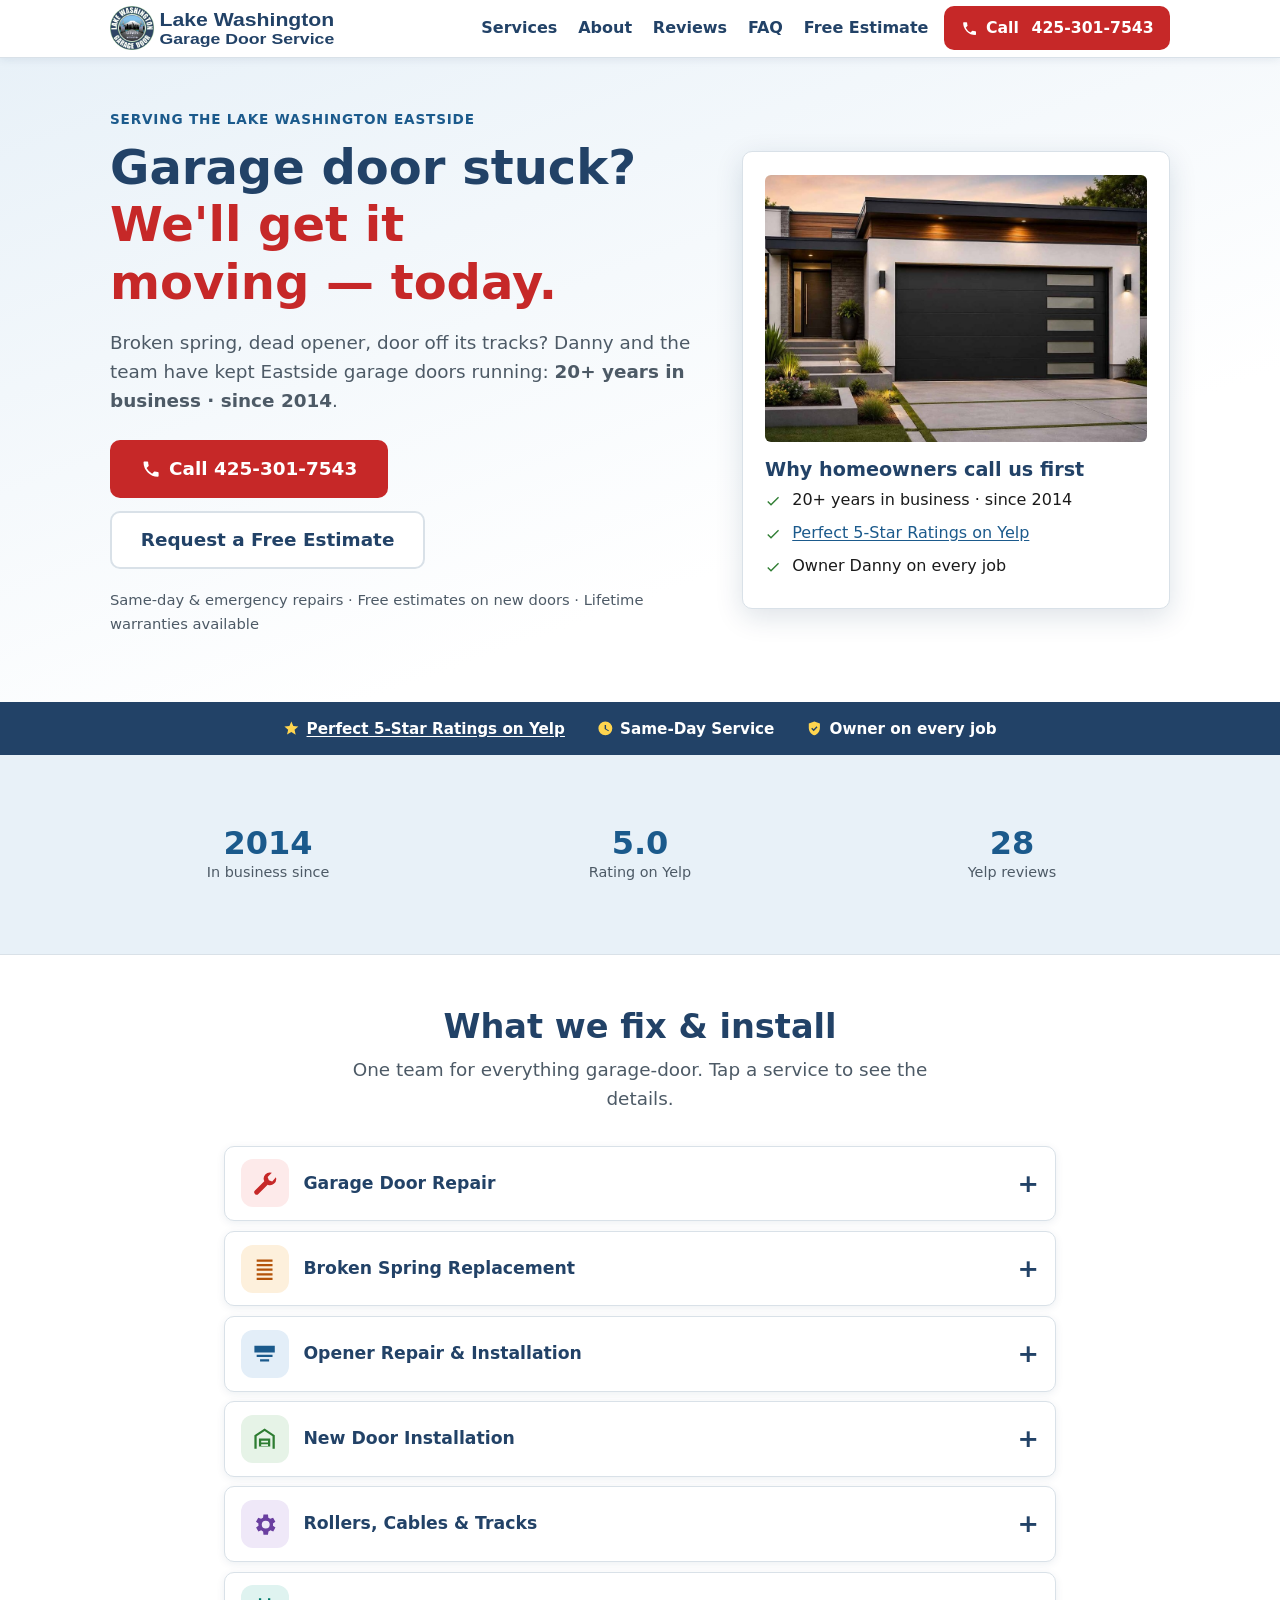
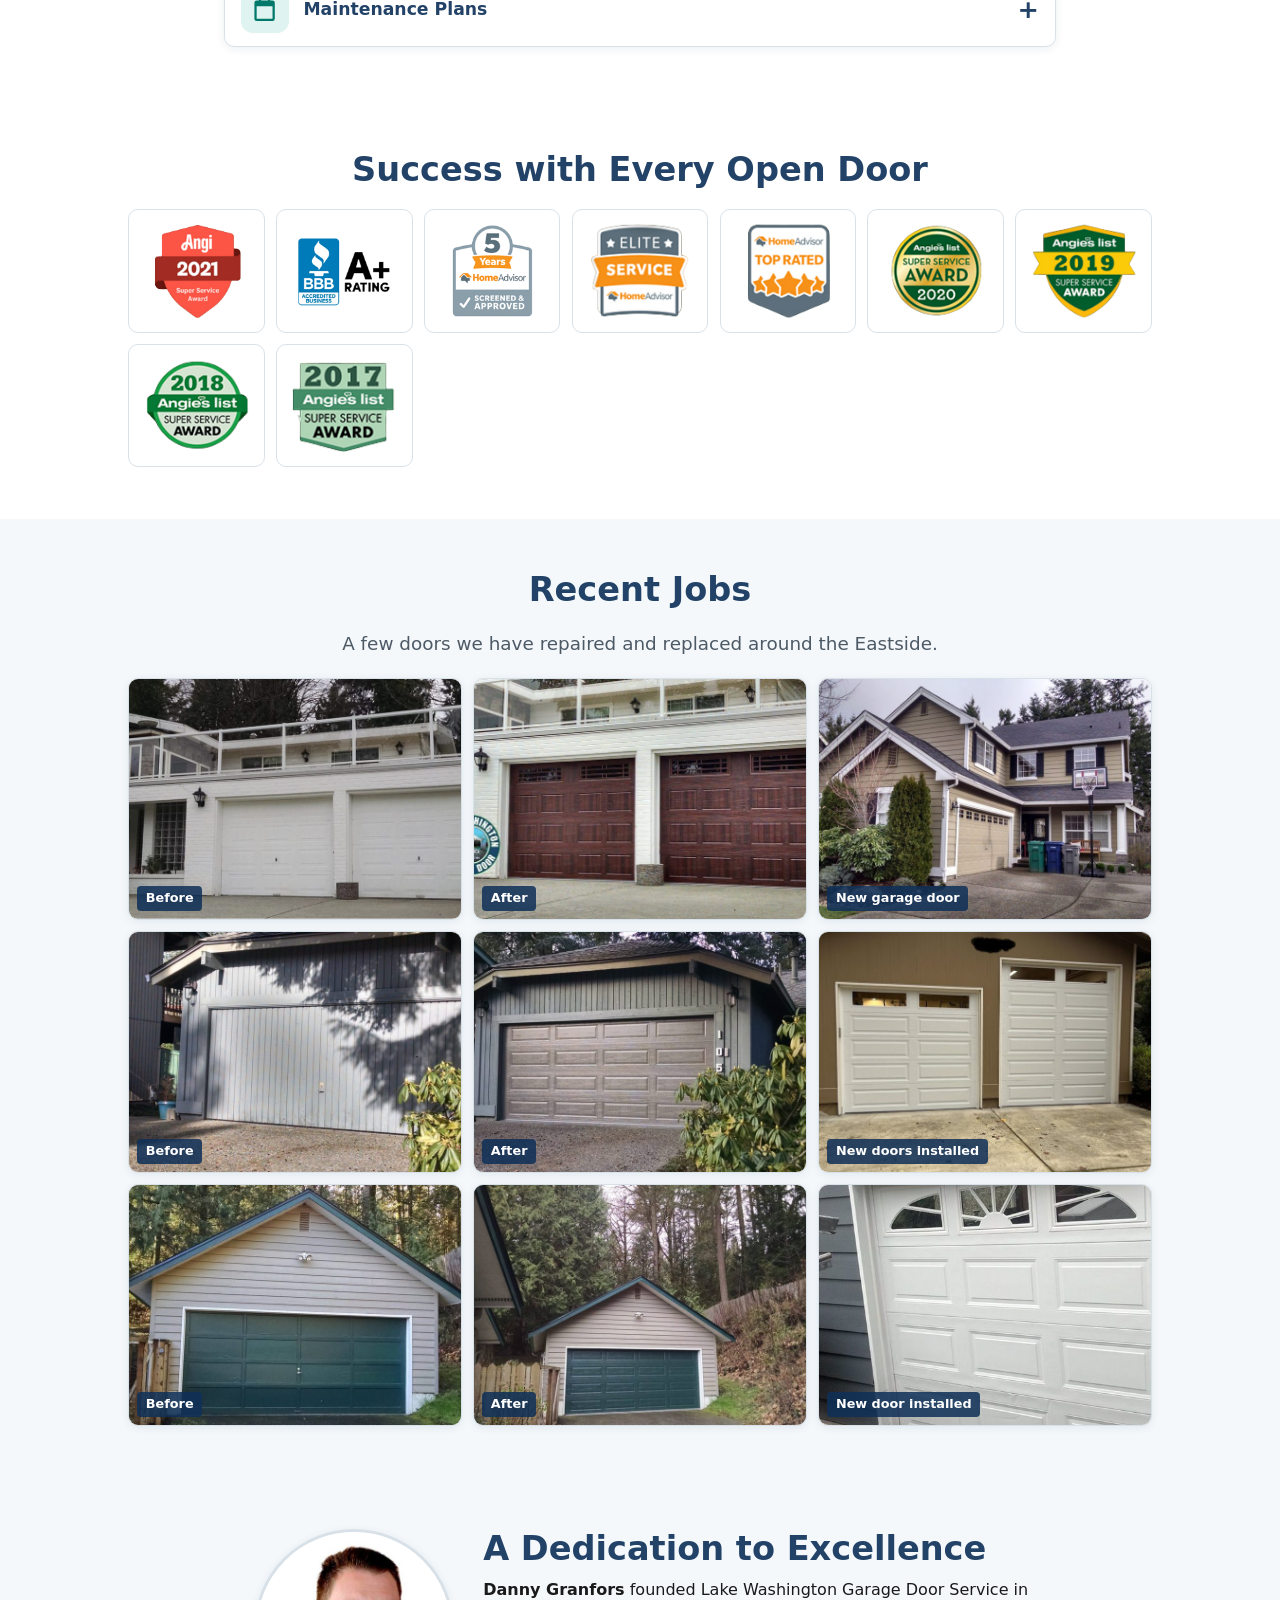
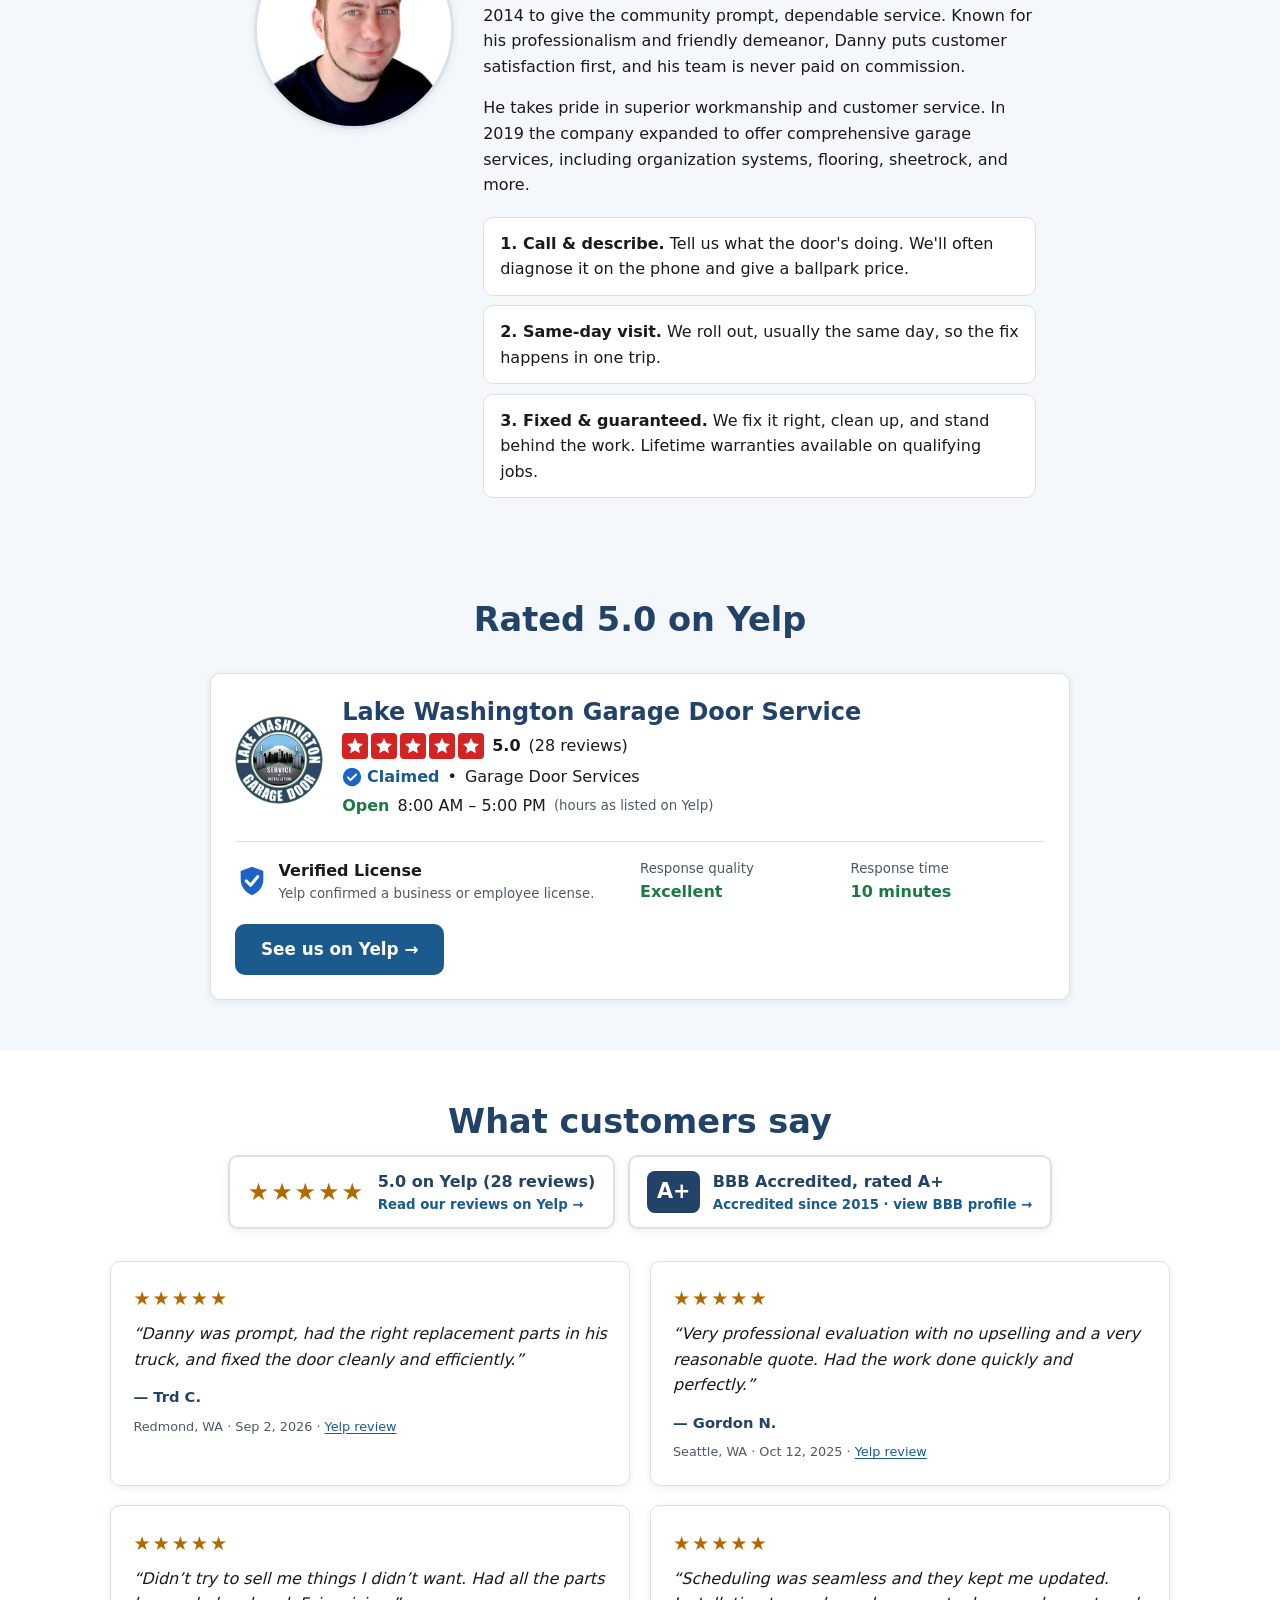
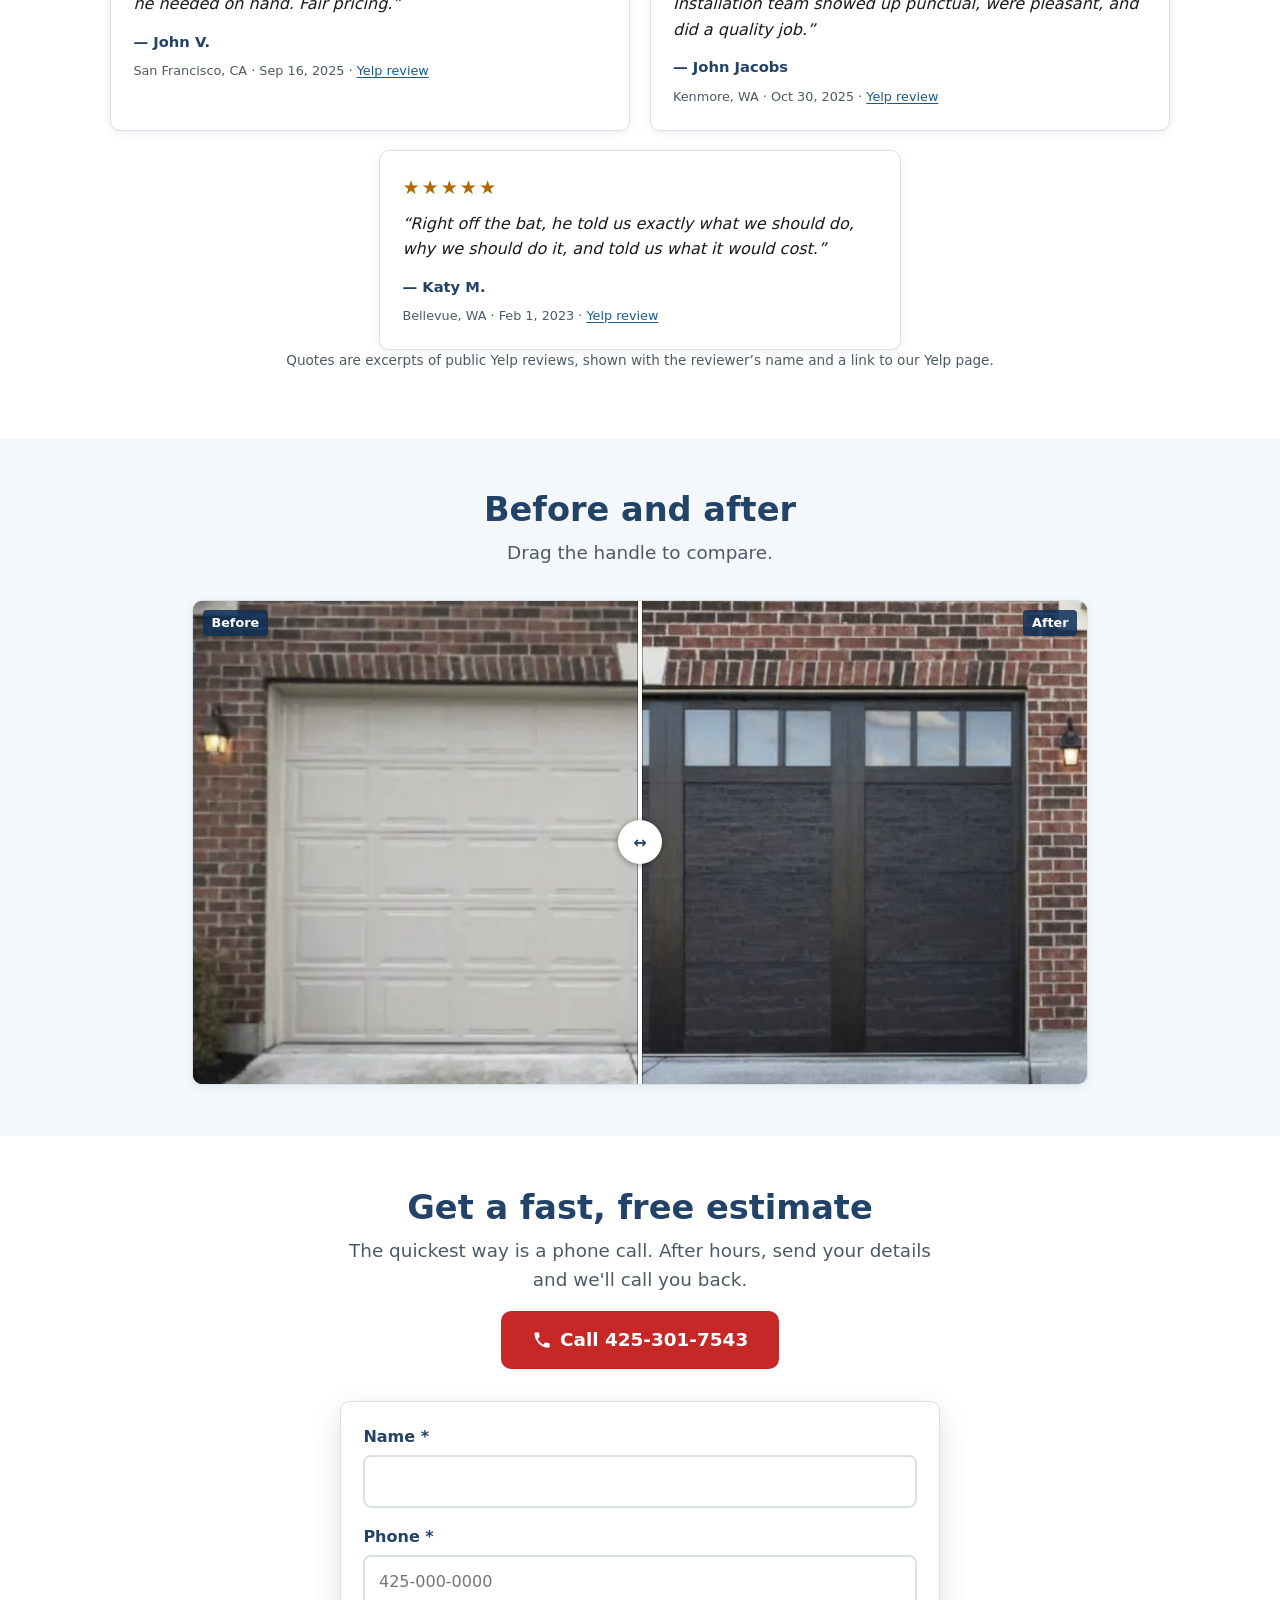
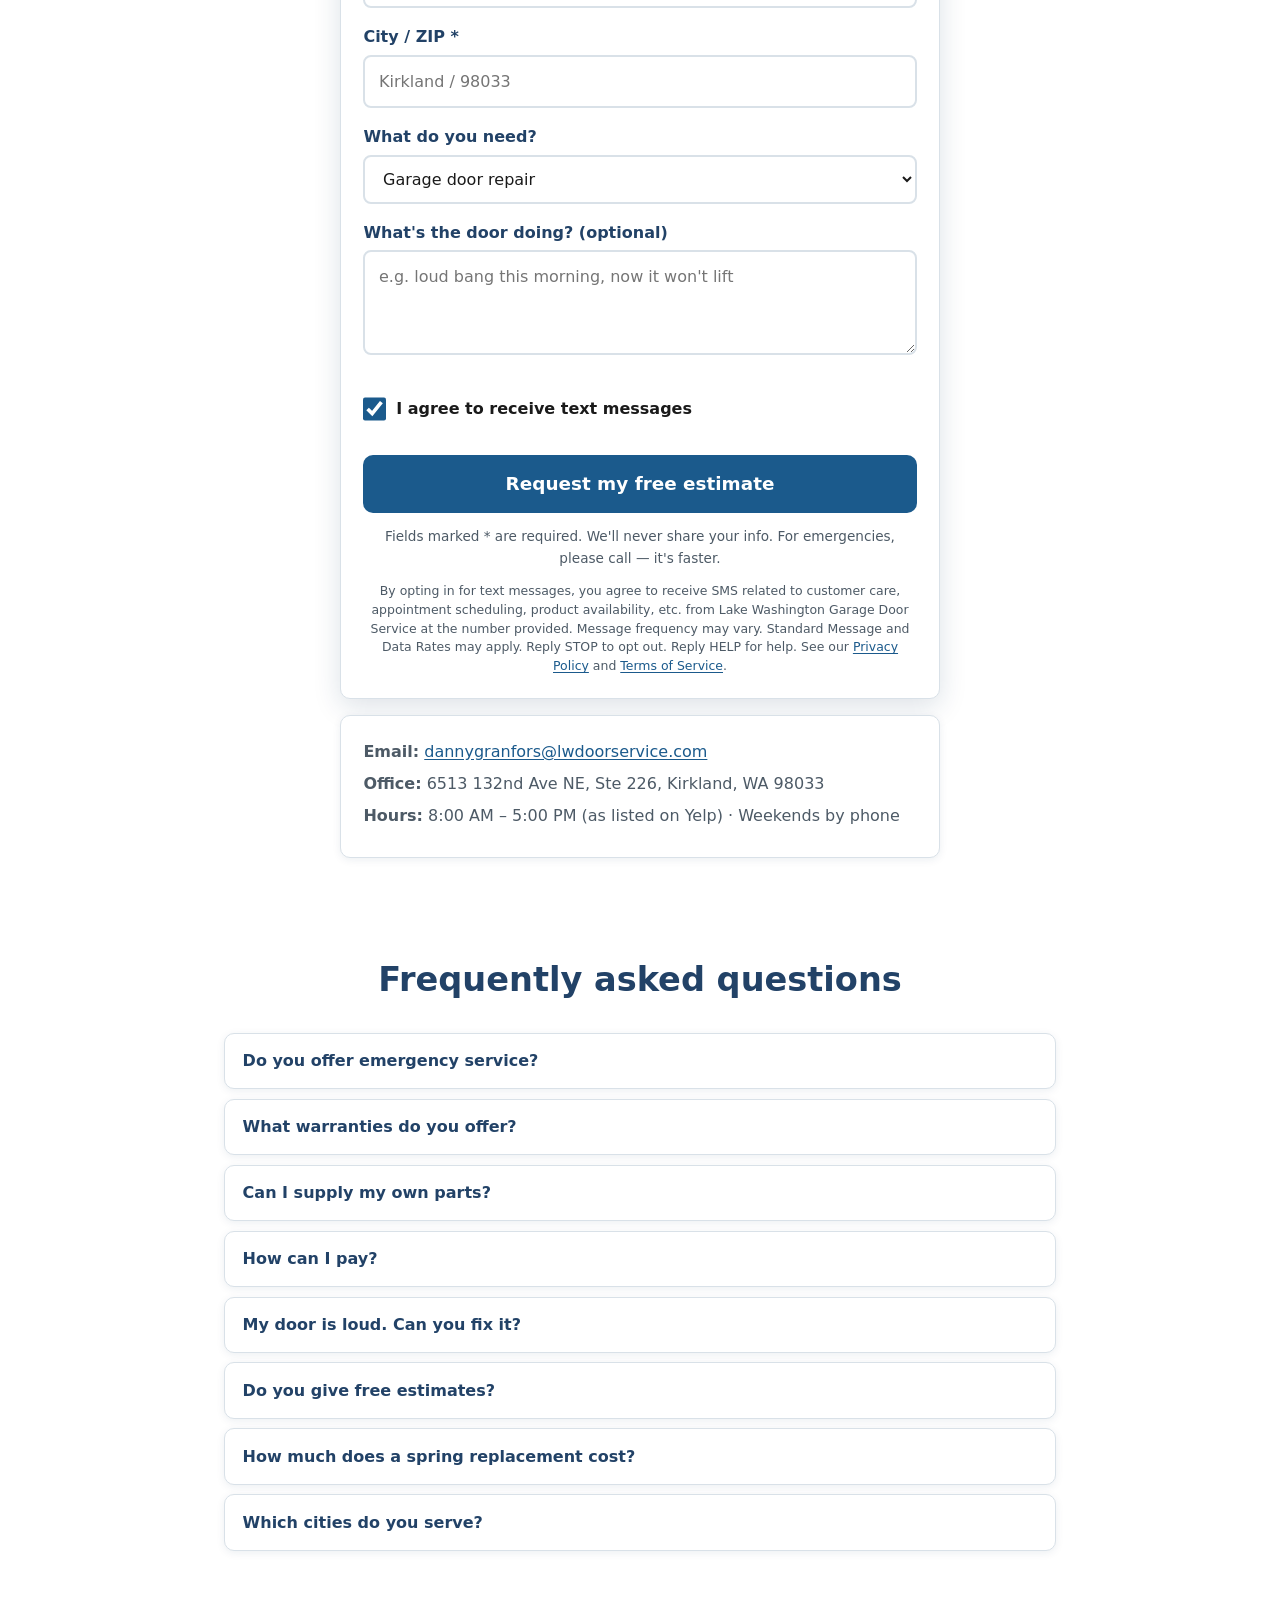
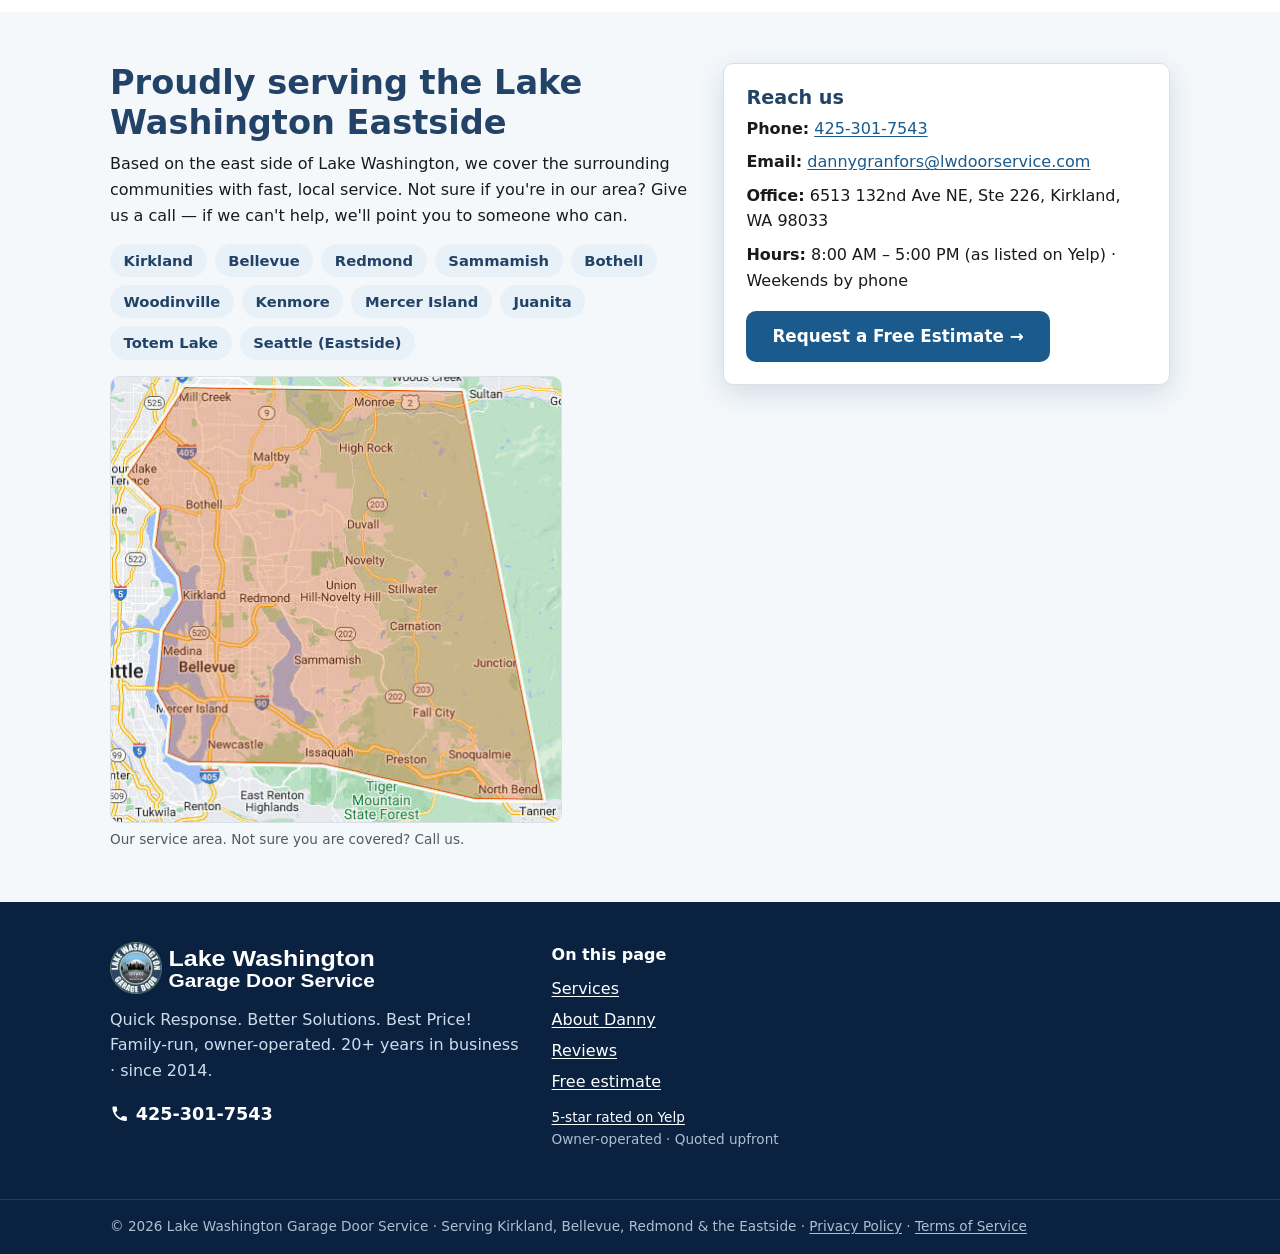
<file: index.html>
<!DOCTYPE html>
<html lang="en">
<head>
<meta charset="utf-8">
<meta name="viewport" content="width=device-width, initial-scale=1">
<title>Garage Door Repair &amp; Installation — Eastside WA | Lake Washington Garage Door Service</title>
<meta name="description" content="Same-day garage door repair, spring replacement, opener service and new-door installation across the Lake Washington Eastside. 20+ years in business, since 2014. 5-star rated on Yelp. Call 425-301-7543.">
<link rel="canonical" href="https://lwdoorservice.com/">
<meta property="og:type" content="website">
<meta property="og:site_name" content="Lake Washington Garage Door Service">
<meta property="og:title" content="Garage Door Repair &amp; Installation — Eastside WA | Lake Washington Garage Door Service">
<meta property="og:description" content="Same-day garage door repair, spring replacement, opener service and new-door installation across the Lake Washington Eastside. 20+ years in business, since 2014. 5-star rated on Yelp. Call 425-301-7543.">
<meta property="og:url" content="https://lwdoorservice.com/">
<meta name="theme-color" content="#224267">
<link rel="icon" href="favicon.ico" sizes="any">
<link rel="icon" href="favicon.png" type="image/png" sizes="64x64">
<link rel="apple-touch-icon" href="apple-touch-icon.png">
<link rel="stylesheet" href="styles.css">
<link rel="stylesheet" href="print.css" media="print">
<script type="application/ld+json">
{
  "@context": "https://schema.org",
  "@type": "GarageDoorService",
  "name": "Lake Washington Garage Door Service",
  "telephone": "+14253017543",
  "email": "dannygranfors@lwdoorservice.com",
  "url": "https://lwdoorservice.com/",
  "image": "https://lwdoorservice.com/logos/badge.png",
  "priceRange": "$$",
  "slogan": "Quick Response. Better Solutions. Best Price!",
  "areaServed": [{"@type":"City","name":"Kirkland"},{"@type":"City","name":"Bellevue"},{"@type":"City","name":"Redmond"},{"@type":"City","name":"Sammamish"},{"@type":"City","name":"Bothell"},{"@type":"City","name":"Woodinville"},{"@type":"City","name":"Kenmore"},{"@type":"City","name":"Mercer Island"},{"@type":"City","name":"Seattle"}]
}
</script>

</head>
<body id="top">
<a class="skip" href="#main">Skip to content</a>
<header class="site-header">
  <div class="header-inner">
    <a class="brand" href="#top" aria-label="Lake Washington Garage Door Service — top"><img src="logos/logo.svg" alt="Lake Washington Garage Door Service" width="330" height="64"></a>
    <a class="btn btn-emergency header-call" href="tel:+14253017543" aria-label="Call 425-301-7543"><svg class="icon" aria-hidden="true" focusable="false"><use href="icons.svg#phone"/></svg><span class="call-word">Call</span> <span class="call-num">425-301-7543</span></a>
    <button class="nav-toggle" type="button" aria-expanded="false" aria-controls="nav"><span>Menu</span></button>
    <nav class="nav" id="nav" aria-label="Main">
      <ul>
        <li><a href="#services">Services</a></li>
        <li><a href="#about">About</a></li>
        <li><a href="#reviews">Reviews</a></li>
        <li><a href="#faq">FAQ</a></li>
        <li><a href="#contact">Free Estimate</a></li>
      </ul>
    </nav>
  </div>
</header>
<main id="main">
<section class="hero">
  <div class="wrap hero-grid">
    <div>
      <p class="eyebrow">Serving the Lake Washington Eastside</p>
      <h1>Garage door stuck? <span>We'll get it moving — today.</span></h1>
      <p class="lead">Broken spring, dead opener, door off its tracks? Danny and the team have kept Eastside garage doors running: <strong>20+ years in business · since 2014</strong>.</p>
      <div class="hero-cta">
        <a class="btn btn-emergency btn-lg" href="tel:+14253017543"><svg class="icon" aria-hidden="true" focusable="false"><use href="icons.svg#phone"/></svg> Call 425-301-7543</a>
        <a class="btn btn-ghost btn-lg" href="#contact">Request a Free Estimate</a>
      </div>
      <p class="hero-note">Same-day &amp; emergency repairs · Free estimates on new doors · Lifetime warranties available</p>
    </div>
    <aside class="hero-card" aria-labelledby="why">
      <img class="hero-photo" src="images/hero.jpg" alt="A modern home with a dark, flush-panel garage door at dusk" width="1000" height="707" fetchpriority="high">
      <h2 id="why" class="h3">Why homeowners call us first</h2>
      <ul class="checks">
        <li>20+ years in business · since 2014</li>
        <li><a href="https://www.yelp.com/biz/lake-washington-garage-door-service-kirkland-2" rel="noopener">Perfect 5-Star Ratings on Yelp</a></li>
        <li>Owner Danny on every job</li>
      </ul>
    </aside>
  </div>
</section>

<div class="trust">
  <ul class="wrap trust-inner">
    <li><svg class="icon" aria-hidden="true" focusable="false"><use href="icons.svg#star"/></svg> <a href="https://www.yelp.com/biz/lake-washington-garage-door-service-kirkland-2" rel="noopener">Perfect 5-Star Ratings on Yelp</a></li>
    <li><svg class="icon" aria-hidden="true" focusable="false"><use href="icons.svg#clock"/></svg> Same-Day Service</li>
    <li><svg class="icon" aria-hidden="true" focusable="false"><use href="icons.svg#shield"/></svg> Owner on every job</li>
  </ul>
</div>

<section class="stats" aria-label="At a glance">
  <ul class="wrap stats-inner">
    <li><span class="num"><span class="counter" data-to="2014">2014</span></span><span class="lbl">In business since</span></li>
    <li><span class="num"><span class="counter" data-to="5" data-dec="1">5.0</span></span><span class="lbl">Rating on Yelp</span></li>
    <li><span class="num"><span class="counter" data-to="28">28</span></span><span class="lbl">Yelp reviews</span></li>
  </ul>
</section>


<section id="services" class="rv" aria-labelledby="svc-h">
  <div class="wrap">
    <div class="section-head center">
      <h2 id="svc-h">What we fix &amp; install</h2>
      <p class="lead">One team for everything garage-door. Tap a service to see the details.</p>
    </div>
    <div class="svc-list">
      <details class="svc" id="svc-repair" style="--tint:#fdeaea;--ic:#c62828">
        <summary><span class="svc-ic"><svg class="icon icon-lg" aria-hidden="true" focusable="false"><use href="icons.svg#wrench"/></svg></span><span class="svc-t">Garage Door Repair</span></summary>
        <div class="svc-body">
          <img src="images/svc-repair-job.jpg" alt="A garage door that has come off its track, tilted in the opening" loading="lazy" width="1280" height="850">
          <p>Doors come off their tracks, panels bend, hinges wear, and rollers seize. We diagnose the real cause instead of just treating the symptom — most repairs are done in a single visit.</p>
          <ul class="ticks"><li>Off-track and misaligned doors</li><li>Bent or damaged panels &amp; sections</li><li>Noisy, jerky, or slow operation</li><li>Doors that won't fully open or close</li></ul>
        </div>
      </details>
      <details class="svc" id="svc-spring" style="--tint:#fdf0dc;--ic:#b45309">
        <summary><span class="svc-ic"><svg class="icon icon-lg" aria-hidden="true" focusable="false"><use href="icons.svg#spring"/></svg></span><span class="svc-t">Broken Spring Replacement</span></summary>
        <div class="svc-body">
          <img src="images/svc-spring.jpg" alt="Close-up of a steel torsion coil spring on a garage door shaft" loading="lazy" width="1280" height="720">
          <p>A snapped torsion or extension spring is the #1 reason a door suddenly won't lift — and it's genuinely dangerous to tackle yourself. We carry the right springs on the truck and replace them safely, in pairs, so the second one doesn't fail a week later.</p>
          <ul class="ticks"><li>Torsion &amp; extension springs</li><li>Loud “bang” then a door that won't budge</li><li>Replaced in matched pairs for even wear</li><li>Correct spring size &amp; cycle rating for your door</li></ul>
        </div>
      </details>
      <details class="svc" id="svc-opener" style="--tint:#e3eef8;--ic:#1b5a8c">
        <summary><span class="svc-ic"><svg class="icon icon-lg" aria-hidden="true" focusable="false"><use href="icons.svg#opener"/></svg></span><span class="svc-t">Opener Repair &amp; Installation</span></summary>
        <div class="svc-body">
          <img src="images/svc-opener.jpg" alt="Open garage with a car inside" loading="lazy" width="1280" height="850">
          <p>From dead remotes and worn gears to a full replacement, we service all major opener brands. Upgrading? Newer belt-drive units are dramatically quieter and add smartphone control and battery backup for power outages.</p>
          <ul class="ticks"><li>Opener won't respond / runs then reverses</li><li>Remote &amp; keypad programming</li><li>Quiet belt-drive upgrades with Wi-Fi &amp; battery backup</li><li>Safety-sensor alignment</li></ul>
        </div>
      </details>
      <details class="svc" id="svc-install" style="--tint:#e6f3e7;--ic:#2e7d32">
        <summary><span class="svc-ic"><svg class="icon icon-lg" aria-hidden="true" focusable="false"><use href="icons.svg#door"/></svg></span><span class="svc-t">New Door Installation</span></summary>
        <div class="svc-body">
          <img src="images/svc-newdoor-job.jpg" alt="A new white paneled garage door with windows on a two-car garage" loading="lazy" width="1280" height="850">
          <p>A new garage door is one of the best-returning upgrades for curb appeal — and modern insulated doors are quieter and more energy-efficient. We give <strong>free estimates</strong>, help you choose a style and R-value that fit the home, and haul away the old door.</p>
          <ul class="ticks"><li>Free in-home estimates</li><li>Insulated &amp; carriage-style options</li><li>Style guidance for your home's look</li><li>Old door removal &amp; disposal included</li></ul>
        </div>
      </details>
      <details class="svc" id="svc-parts" style="--tint:#efe8f8;--ic:#6a3fa0">
        <summary><span class="svc-ic"><svg class="icon icon-lg" aria-hidden="true" focusable="false"><use href="icons.svg#gear"/></svg></span><span class="svc-t">Rollers, Cables &amp; Tracks</span></summary>
        <div class="svc-body">
          <img src="images/svc-tracks-job.jpg" alt="A garage door jammed off its track with the cables and roller hardware visible" loading="lazy" width="1280" height="850">
          <p>The small parts do the quiet work. Worn nylon rollers get noisy, frayed lift cables are a safety risk, and dented tracks make a door bind. Replacing them early is cheap insurance against a door that fails completely.</p>
          <ul class="ticks"><li>Quiet nylon roller upgrades</li><li>Frayed or snapped cable replacement</li><li>Track straightening &amp; realignment</li><li>Hinge &amp; bracket replacement</li></ul>
        </div>
      </details>
      <details class="svc" id="svc-maintenance" style="--tint:#dff3f0;--ic:#00796b">
        <summary><span class="svc-ic"><svg class="icon icon-lg" aria-hidden="true" focusable="false"><use href="icons.svg#calendar"/></svg></span><span class="svc-t">Maintenance Plans</span></summary>
        <div class="svc-body">
          <img src="images/svc-maintenance.jpg" alt="Brick home with two white paneled garage doors" loading="lazy" width="1025" height="625">
          <p>A garage door cycles thousands of times a year. An annual tune-up — lubrication, balance check, spring and cable inspection, sensor test — catches the parts about to fail and keeps the door running smoothly and safely.</p>
          <ul class="ticks"><li>Full safety &amp; balance inspection</li><li>Lubrication of springs, rollers &amp; hinges</li><li>Early warning on worn springs &amp; cables</li><li>Keeps your door quiet and long-lived</li></ul>
        </div>
      </details>
    </div>
  </div>
</section>

<section class="rv" aria-labelledby="awards-h">
  <div class="wrap">
    <h2 id="awards-h" class="awards-h">Success with Every Open Door</h2>
    <ul class="awards-grid">
      <li><img src="images/badges/angi-2021-super-service.png" alt="Angi 2021 Super Service Award" width="139" height="140" loading="lazy"></li>
      <li><img src="images/badges/bbb-a-plus-accredited.png" alt="BBB Accredited Business, A+ rating" width="150" height="150" loading="lazy"></li>
      <li><img src="images/badges/homeadvisor-5-years-screened.png" alt="HomeAdvisor 5 Years, Screened and Approved" width="150" height="150" loading="lazy"></li>
      <li><img src="images/badges/homeadvisor-elite-service.png" alt="HomeAdvisor Elite Service" width="110" height="105" loading="lazy"></li>
      <li><img src="images/badges/homeadvisor-top-rated.png" alt="HomeAdvisor Top Rated" width="109" height="116" loading="lazy"></li>
      <li><img src="images/badges/angies-list-2020.png" alt="Angie's List Super Service Award 2020" width="108" height="109" loading="lazy"></li>
      <li><img src="images/badges/angies-list-2019.png" alt="Angie's List Super Service Award 2019" width="120" height="111" loading="lazy"></li>
      <li><img src="images/badges/angies-list-2018.png" alt="Angie's List Super Service Award 2018" width="124" height="106" loading="lazy"></li>
      <li><img src="images/badges/angies-list-2017.png" alt="Angie's List Super Service Award 2017" width="110" height="98" loading="lazy"></li>
    </ul>
  </div>
</section>


<section id="gallery" class="section-alt rv" aria-labelledby="gal-h">
  <div class="wrap">
    <h2 id="gal-h" class="awards-h">Recent Jobs</h2>
    <p class="lead" style="text-align:center">A few doors we have repaired and replaced around the Eastside.</p>
    <ul class="job-grid">
      <li><figure><img src="images/jobs/job-1-before.jpg" alt="Before: white garage doors on a two-car garage" width="900" height="504" loading="lazy"><figcaption>Before</figcaption></figure></li>
      <li><figure><img src="images/jobs/job-1-after.jpg" alt="After: two new wood-tone garage doors with windows" width="900" height="487" loading="lazy"><figcaption>After</figcaption></figure></li>
      <li><figure><img src="images/jobs/job-6.jpg" alt="Two-story home with a new garage door" width="900" height="506" loading="lazy"><figcaption>New garage door</figcaption></figure></li>
      <li><figure><img src="images/jobs/job-2-before.jpg" alt="Before: an old wood garage door" width="900" height="506" loading="lazy"><figcaption>Before</figcaption></figure></li>
      <li><figure><img src="images/jobs/job-2-after.jpg" alt="After: a new tan paneled garage door" width="900" height="506" loading="lazy"><figcaption>After</figcaption></figure></li>
      <li><figure><img src="images/jobs/job-4.jpg" alt="A new two-door garage with white paneled doors" width="675" height="900" loading="lazy"><figcaption>New doors installed</figcaption></figure></li>
      <li><figure><img src="images/jobs/job-3-before.jpg" alt="Before: an old garage door on a detached garage" width="900" height="506" loading="lazy"><figcaption>Before</figcaption></figure></li>
      <li><figure><img src="images/jobs/job-3-after.jpg" alt="After: a new dark green metal garage door" width="900" height="506" loading="lazy"><figcaption>After</figcaption></figure></li>
      <li><figure><img src="images/jobs/job-5.jpg" alt="A new white garage door with a row of windows" width="508" height="900" loading="lazy"><figcaption>New door installed</figcaption></figure></li>
    </ul>
  </div>
</section>

<section id="about" class="section-alt rv" aria-labelledby="about-h">
  <div class="wrap about-one">
    <figure class="owner-figure"><img class="owner-photo" src="images/danny.jpg" width="400" height="400" alt="Danny Granfors, owner of Lake Washington Garage Door Service" loading="lazy"></figure>
    <div>
      <h2 id="about-h">A Dedication to Excellence</h2>
      <p><strong>Danny Granfors</strong> founded Lake Washington Garage Door Service in 2014 to give the community prompt, dependable service. Known for his professionalism and friendly demeanor, Danny puts customer satisfaction first, and his team is never paid on commission.</p>
      <p>He takes pride in superior workmanship and customer service. In 2019 the company expanded to offer comprehensive garage services, including organization systems, flooring, sheetrock, and more.</p>
      <ol class="steps plain">
        <li><strong>1. Call &amp; describe.</strong> Tell us what the door's doing. We'll often diagnose it on the phone and give a ballpark price.</li>
        <li><strong>2. Same-day visit.</strong> We roll out, usually the same day, so the fix happens in one trip.</li>
        <li><strong>3. Fixed &amp; guaranteed.</strong> We fix it right, clean up, and stand behind the work. Lifetime warranties available on qualifying jobs.</li>
      </ol>
    </div>
  </div>
</section>

<div id="reviews">
<section class="section-alt rv" aria-labelledby="yelp-h">
  <div class="wrap">
    <div class="section-head center"><h2 id="yelp-h">Rated 5.0 on Yelp</h2></div>
    <article class="yelp-card" aria-label="Lake Washington Garage Door Service on Yelp">
      <div class="yc-main">
        <img class="yc-badge" src="logos/badge.png" alt="Lake Washington Garage Door Service badge" width="88" height="88">
        <div>
          <h3 class="yc-name">Lake Washington Garage Door Service</h3>
          <p class="yc-rating"><span class="yc-stars" role="img" aria-label="5 out of 5 stars"><svg class="ystar" viewBox="0 0 24 24" aria-hidden="true" focusable="false"><path d="M12 2.5l2.9 6.2 6.6.8-4.9 4.6 1.3 6.7L12 17.4 6.1 20.8l1.3-6.7L2.5 9.5l6.6-.8z" fill="currentColor"/></svg><svg class="ystar" viewBox="0 0 24 24" aria-hidden="true" focusable="false"><path d="M12 2.5l2.9 6.2 6.6.8-4.9 4.6 1.3 6.7L12 17.4 6.1 20.8l1.3-6.7L2.5 9.5l6.6-.8z" fill="currentColor"/></svg><svg class="ystar" viewBox="0 0 24 24" aria-hidden="true" focusable="false"><path d="M12 2.5l2.9 6.2 6.6.8-4.9 4.6 1.3 6.7L12 17.4 6.1 20.8l1.3-6.7L2.5 9.5l6.6-.8z" fill="currentColor"/></svg><svg class="ystar" viewBox="0 0 24 24" aria-hidden="true" focusable="false"><path d="M12 2.5l2.9 6.2 6.6.8-4.9 4.6 1.3 6.7L12 17.4 6.1 20.8l1.3-6.7L2.5 9.5l6.6-.8z" fill="currentColor"/></svg><svg class="ystar" viewBox="0 0 24 24" aria-hidden="true" focusable="false"><path d="M12 2.5l2.9 6.2 6.6.8-4.9 4.6 1.3 6.7L12 17.4 6.1 20.8l1.3-6.7L2.5 9.5l6.6-.8z" fill="currentColor"/></svg></span><strong>5.0</strong> <span>(28 reviews)</span></p>
          <p class="yc-meta"><span class="yc-claimed"><svg class="yc-check" viewBox="0 0 24 24" aria-hidden="true" focusable="false"><circle cx="12" cy="12" r="11" fill="currentColor"/><path d="M7 12.5l3.2 3.2L17 9" fill="none" stroke="#fff" stroke-width="2.4" stroke-linecap="round" stroke-linejoin="round"/></svg>Claimed</span><span class="yc-dot" aria-hidden="true">•</span><span>Garage Door Services</span></p>
          <p class="yc-hours"><span class="yc-open">Open</span> 8:00 AM – 5:00 PM <small>(hours as listed on Yelp)</small></p>
        </div>
      </div>
      <ul class="yc-facts">
        <li><svg class="yc-shield" viewBox="0 0 24 24" aria-hidden="true" focusable="false"><path d="M12 2l8 3v6c0 5-3.4 9.3-8 11-4.6-1.7-8-6-8-11V5z" fill="currentColor"/><path d="M8 12l3 3 5-6" fill="none" stroke="#fff" stroke-width="2.2" stroke-linecap="round" stroke-linejoin="round"/></svg><span><strong>Verified License</strong><small>Yelp confirmed a business or employee license.</small></span></li>
        <li><span><small>Response quality</small><strong class="yc-good">Excellent</strong></span></li>
        <li><span><small>Response time</small><strong class="yc-good">10 minutes</strong></span></li>
      </ul>
      <a class="btn btn-primary yc-link" href="https://www.yelp.com/biz/lake-washington-garage-door-service-kirkland-2?dd_referrer=" rel="noopener">See us on Yelp →</a>
    </article>
  </div>
</section>


<section class=" rv" aria-labelledby="rev-h">
  <div class="wrap">
    <div class="section-head center">
      <h2 id="rev-h">What customers say</h2>
      <p class="trust-links"><a class="yelp-badge" href="https://www.yelp.com/biz/lake-washington-garage-door-service-kirkland-2?dd_referrer=" rel="noopener"><span class="stars" aria-hidden="true">★★★★★</span><span><strong>5.0 on Yelp (28 reviews)</strong><small>Read our reviews on Yelp →</small></span></a>
      <a class="bbb-badge" href="https://www.bbb.org/us/wa/kirkland/profile/garage-doors/lake-washington-garage-door-service-llc-1296-90006589/addressId/342375" rel="noopener"><span class="bbb-grade" aria-hidden="true">A+</span><span><strong>BBB Accredited, rated A+</strong><small>Accredited since 2015 · view BBB profile →</small></span></a></p>
    </div>
    <ul class="grid grid-2 plain reviews">
      <li class="review">
        <p class="stars" aria-label="5 out of 5 stars">★★★★★</p>
        <blockquote><p>&ldquo;Danny was prompt, had the right replacement parts in his truck, and fixed the door cleanly and efficiently.&rdquo;</p></blockquote>
        <p class="who">— Trd C.</p>
        <p class="src">Redmond, WA · Sep 2, 2026 · <a href="https://www.yelp.com/biz/lake-washington-garage-door-service-kirkland-2?dd_referrer=" rel="noopener">Yelp review<span class="sr-only"> by Trd C.</span></a></p>
      </li>
      <li class="review">
        <p class="stars" aria-label="5 out of 5 stars">★★★★★</p>
        <blockquote><p>&ldquo;Very professional evaluation with no upselling and a very reasonable quote. Had the work done quickly and perfectly.&rdquo;</p></blockquote>
        <p class="who">— Gordon N.</p>
        <p class="src">Seattle, WA · Oct 12, 2025 · <a href="https://www.yelp.com/biz/lake-washington-garage-door-service-kirkland-2?dd_referrer=" rel="noopener">Yelp review<span class="sr-only"> by Gordon N.</span></a></p>
      </li>
      <li class="review">
        <p class="stars" aria-label="5 out of 5 stars">★★★★★</p>
        <blockquote><p>&ldquo;Didn&rsquo;t try to sell me things I didn&rsquo;t want. Had all the parts he needed on hand. Fair pricing.&rdquo;</p></blockquote>
        <p class="who">— John V.</p>
        <p class="src">San Francisco, CA · Sep 16, 2025 · <a href="https://www.yelp.com/biz/lake-washington-garage-door-service-kirkland-2?dd_referrer=" rel="noopener">Yelp review<span class="sr-only"> by John V.</span></a></p>
      </li>
      <li class="review">
        <p class="stars" aria-label="5 out of 5 stars">★★★★★</p>
        <blockquote><p>&ldquo;Scheduling was seamless and they kept me updated. Installation team showed up punctual, were pleasant, and did a quality job.&rdquo;</p></blockquote>
        <p class="who">— John Jacobs</p>
        <p class="src">Kenmore, WA · Oct 30, 2025 · <a href="https://www.yelp.com/biz/lake-washington-garage-door-service-kirkland-2?dd_referrer=" rel="noopener">Yelp review<span class="sr-only"> by John Jacobs</span></a></p>
      </li>
      <li class="review">
        <p class="stars" aria-label="5 out of 5 stars">★★★★★</p>
        <blockquote><p>&ldquo;Right off the bat, he told us exactly what we should do, why we should do it, and told us what it would cost.&rdquo;</p></blockquote>
        <p class="who">— Katy M.</p>
        <p class="src">Bellevue, WA · Feb 1, 2023 · <a href="https://www.yelp.com/biz/lake-washington-garage-door-service-kirkland-2?dd_referrer=" rel="noopener">Yelp review<span class="sr-only"> by Katy M.</span></a></p>
      </li>
    </ul>
    <p class="fine center">Quotes are excerpts of public Yelp reviews, shown with the reviewer&rsquo;s name and a link to our Yelp page.</p>
  </div>
</section>


</div>
<section class="section-alt rv" aria-labelledby="ba-h">
  <div class="wrap">
    <div class="section-head center">
      <h2 id="ba-h">Before and after</h2>
      <p class="lead">Drag the handle to compare.</p>
    </div>
    <figure class="ba" data-ba>
      <img class="ba-after" src="images/after.jpg" alt="After: a new black garage door with windows on a brick home" width="1200" height="750" loading="lazy">
      <img class="ba-before" src="images/before.jpg" alt="Before: an old cream-colored garage door on the same brick home" width="1200" height="750" loading="lazy">
      <span class="ba-tag ba-tag-l">Before</span><span class="ba-tag ba-tag-r">After</span>
      <span class="ba-handle" aria-hidden="true"></span>
      <input class="ba-range" type="range" min="0" max="100" value="50" aria-label="Before and after comparison, drag to reveal">
    </figure>
  </div>
</section>


<section id="contact" class="rv" aria-labelledby="est-h">
  <div class="wrap contact-one">
    <div class="section-head center">
      <h2 id="est-h">Get a fast, free estimate</h2>
      <p class="lead">The quickest way is a phone call. After hours, send your details and we'll call you back.</p>
      <a class="btn btn-emergency btn-lg" href="tel:+14253017543"><svg class="icon" aria-hidden="true" focusable="false"><use href="icons.svg#phone"/></svg> Call 425-301-7543</a>
    </div>
    <form class="form-card" id="estimate-form" novalidate>
        <div class="field">
          <label for="name">Name <span aria-hidden="true">*</span></label>
          <input id="name" name="name" type="text" autocomplete="name" required>
        </div>
        <div class="field">
          <label for="phone">Phone <span aria-hidden="true">*</span></label>
          <input id="phone" name="phone" type="tel" autocomplete="tel" inputmode="tel" required placeholder="425-000-0000">
        </div>
        <div class="field">
          <label for="zip">City / ZIP <span aria-hidden="true">*</span></label>
          <input id="zip" name="zip" type="text" autocomplete="postal-code" required placeholder="Kirkland / 98033">
        </div>
        <div class="field">
          <label for="service">What do you need?</label>
          <select id="service" name="service"><option>Garage door repair</option><option>Broken spring</option><option>Opener repair / install</option><option>New door — free estimate</option><option>Rollers / cables / tracks</option><option>Maintenance / tune-up</option><option>Something else</option></select>
        </div>
        <div class="field">
          <label for="msg">What's the door doing? (optional)</label>
          <textarea id="msg" name="message" rows="3" placeholder="e.g. loud bang this morning, now it won't lift"></textarea>
        </div>
        <div class="field consent">
          <label class="check" for="sms_consent"><input id="sms_consent" name="sms_consent" type="checkbox" value="Yes" checked> <span>I agree to receive text messages</span></label>
        </div>
        <button class="btn btn-primary btn-lg btn-block" type="submit">Request my free estimate</button>
        <p class="fine" id="form-status" role="status" aria-live="polite"></p>
        <p class="fine">Fields marked * are required. We'll never share your info. For emergencies, please call — it's faster.</p>
        <p class="fine sms-disclosure">By opting in for text messages, you agree to receive SMS related to customer care, appointment scheduling, product availability, etc. from Lake Washington Garage Door Service at the number provided. Message frequency may vary. Standard Message and Data Rates may apply. Reply STOP to opt out. Reply HELP for help. See our <a href="privacy.html">Privacy Policy</a> and <a href="terms.html">Terms of Service</a>.</p>
      </form>
    <div class="form-done card center" id="form-done" tabindex="-1" hidden>
      <span class="ic-lg"><svg class="icon icon-xl" aria-hidden="true" focusable="false"><use href="icons.svg#check"/></svg></span>
      <h3>Thanks — we've got your request.</h3>
      <p>Danny or the team will call you back shortly. Need help right now? Call us directly.</p>
      <a class="btn btn-emergency" href="tel:+14253017543">Call 425-301-7543</a>
    </div>
    <div class="card reach">
      <p><strong>Email:</strong> <a href="mailto:dannygranfors@lwdoorservice.com">dannygranfors@lwdoorservice.com</a></p>
      <p><strong>Office:</strong> 6513 132nd Ave NE, Ste 226, Kirkland, WA 98033</p>
      <p><strong>Hours:</strong> 8:00 AM – 5:00 PM (as listed on Yelp) · Weekends by phone</p>
    </div>
  </div>
</section>

<section class=" rv" aria-labelledby="faq-h">
  <div class="wrap">
    <div class="section-head center">
      <h2 id="faq-h">Frequently asked questions</h2>
    </div>
    <div class="faq">
      <details><summary>Do you offer emergency service?</summary><p>Yes. Call 425-301-7543 and we prioritize doors that are stuck shut or stuck open. Most Eastside calls are handled the same day.</p></details>
      <details><summary>What warranties do you offer?</summary><p>We offer lifetime warranties on most parts and services. The exact terms are given to you in writing with your estimate.</p></details>
      <details><summary>Can I supply my own parts?</summary><p>We install the parts we carry on the truck so every repair is covered by our warranty, so we do not install customer-supplied parts.</p></details>
      <details><summary>How can I pay?</summary><p>Check is preferred, and cards are accepted.</p></details>
      <details><summary>My door is loud. Can you fix it?</summary><p>Usually yes. It is most often a tune-up: we inspect the door, lubricate the moving parts, tighten the hardware and adjust the balance.</p></details>
      <details><summary>Do you give free estimates?</summary><p>Yes, free estimates on new doors. For repairs we quote the price upfront, before any work starts.</p></details>
      <details><summary>How much does a spring replacement cost?</summary><p>It depends on the spring size, whether one or both springs are replaced, and your door's weight. We give you a firm price before we start.</p></details>
      <details><summary>Which cities do you serve?</summary><p>Kirkland, Bellevue, Redmond, Sammamish, Bothell, Woodinville, Kenmore, Mercer Island, Juanita, Totem Lake and the Seattle Eastside. Not sure? Call us.</p></details>
    </div>
  </div>
</section>


<section class="section-alt rv" aria-labelledby="area-h">
  <div class="wrap split">
    <div>
      <h2 id="area-h">Proudly serving the Lake Washington Eastside</h2>
      <p>Based on the east side of Lake Washington, we cover the surrounding communities with fast, local service. Not sure if you're in our area? Give us a call — if we can't help, we'll point you to someone who can.</p>
      <ul class="area-list"><li>Kirkland</li><li>Bellevue</li><li>Redmond</li><li>Sammamish</li><li>Bothell</li><li>Woodinville</li><li>Kenmore</li><li>Mercer Island</li><li>Juanita</li><li>Totem Lake</li><li>Seattle (Eastside)</li></ul>
      <div class="area-maps">
        <figure class="area-map"><img src="images/service-area.png" alt="Map of our service area: Kirkland, Bellevue, Redmond, Sammamish, Issaquah, Bothell, Woodinville and Mercer Island" loading="lazy" width="452" height="419"><figcaption class="fine">Our service area. Not sure you are covered? Call us.</figcaption></figure>
      </div>
    </div>
    <aside class="hero-card" aria-labelledby="reach">
      <h2 id="reach" class="h3">Reach us</h2>
      <p><strong>Phone:</strong> <a href="tel:+14253017543">425-301-7543</a></p>
      <p><strong>Email:</strong> <a href="mailto:dannygranfors@lwdoorservice.com">dannygranfors@lwdoorservice.com</a></p>
      <p><strong>Office:</strong> 6513 132nd Ave NE, Ste 226, Kirkland, WA 98033</p>
      <p><strong>Hours:</strong> 8:00 AM – 5:00 PM (as listed on Yelp) · Weekends by phone</p>
      <a class="btn btn-primary" href="#contact">Request a Free Estimate →</a>
    </aside>
  </div>
</section>

</main>
<footer class="site-footer">
  <div class="wrap footer-grid">
    <div>
      <img class="footer-logo" src="logos/logo-light.svg" alt="Lake Washington Garage Door Service" width="330" height="64">
      <p>Quick Response. Better Solutions. Best Price!<br>Family-run, owner-operated. 20+ years in business · since 2014.</p>
      <p><a class="footer-phone" href="tel:+14253017543"><svg class="icon" aria-hidden="true" focusable="false"><use href="icons.svg#phone"/></svg> 425-301-7543</a></p>
    </div>
    <nav aria-label="Sections">
      <p class="footer-title">On this page</p>
      <ul>
        <li><a href="#services">Services</a></li>
        <li><a href="#about">About Danny</a></li>
        <li><a href="#reviews">Reviews</a></li>
        <li><a href="#contact">Free estimate</a></li>
      </ul>
      <p class="fine"><a href="https://www.yelp.com/biz/lake-washington-garage-door-service-kirkland-2" rel="noopener">5-star rated on Yelp</a><br>Owner-operated · Quoted upfront</p>
    </nav>
  </div>
  <div class="footer-bottom"><div class="wrap">© 2026 Lake Washington Garage Door Service · Serving Kirkland, Bellevue, Redmond &amp; the Eastside · <a href="privacy.html">Privacy Policy</a> · <a href="terms.html">Terms of Service</a></div></div>
</footer>
<div class="callbar" role="region" aria-label="Quick contact">
  <a class="btn btn-emergency" href="tel:+14253017543"><svg class="icon" aria-hidden="true" focusable="false"><use href="icons.svg#phone"/></svg> Call now</a>
  <a class="btn btn-primary" href="#contact">Free estimate</a>
</div>
<script src="nav.js" defer></script>
<script>
/* Estimate form -> Google Sheet + email (Apps Script web app, ACT-00803); same pattern as the OneForce site contact form. */
(function () {
  var SHEET_ENDPOINT = "https://script.google.com/macros/s/AKfycbzTrJ-C2S-Hc40c9Ulkrngq4m8j1lXR4VglooMVdEj3ZH_l6rJLdCO00sHUUyKJgz45/exec";
  var form = document.getElementById('estimate-form');
  if (!form) return;
  var status = document.getElementById('form-status');
  var btn = form.querySelector('button[type="submit"]');
  var label = btn.textContent;
  form.addEventListener('submit', function (e) {
    e.preventDefault();
    if (!form.checkValidity()) { form.reportValidity(); return; }
    var data = new FormData(form);
    data.set('sms_consent', form.elements['sms_consent'].checked ? 'Yes' : 'No');
    data.append('page', location.href);
    data.append('submittedAt', new Date().toISOString());
    btn.disabled = true; btn.textContent = 'Sending\u2026'; status.textContent = '';
    // no-cors: Apps Script returns no CORS headers; the row and email are done server-side when fetch resolves.
    fetch(SHEET_ENDPOINT, { method: 'POST', mode: 'no-cors', body: data })
      .then(function () { form.hidden = true; var ok = document.getElementById('form-done'); ok.hidden = false; ok.focus(); })
      .catch(function () {
        status.textContent = 'Something went wrong sending your request. Please call 425-301-7543.';
        btn.disabled = false; btn.textContent = label;
      });
  });
})();
</script>
</body>
</html>
</file>
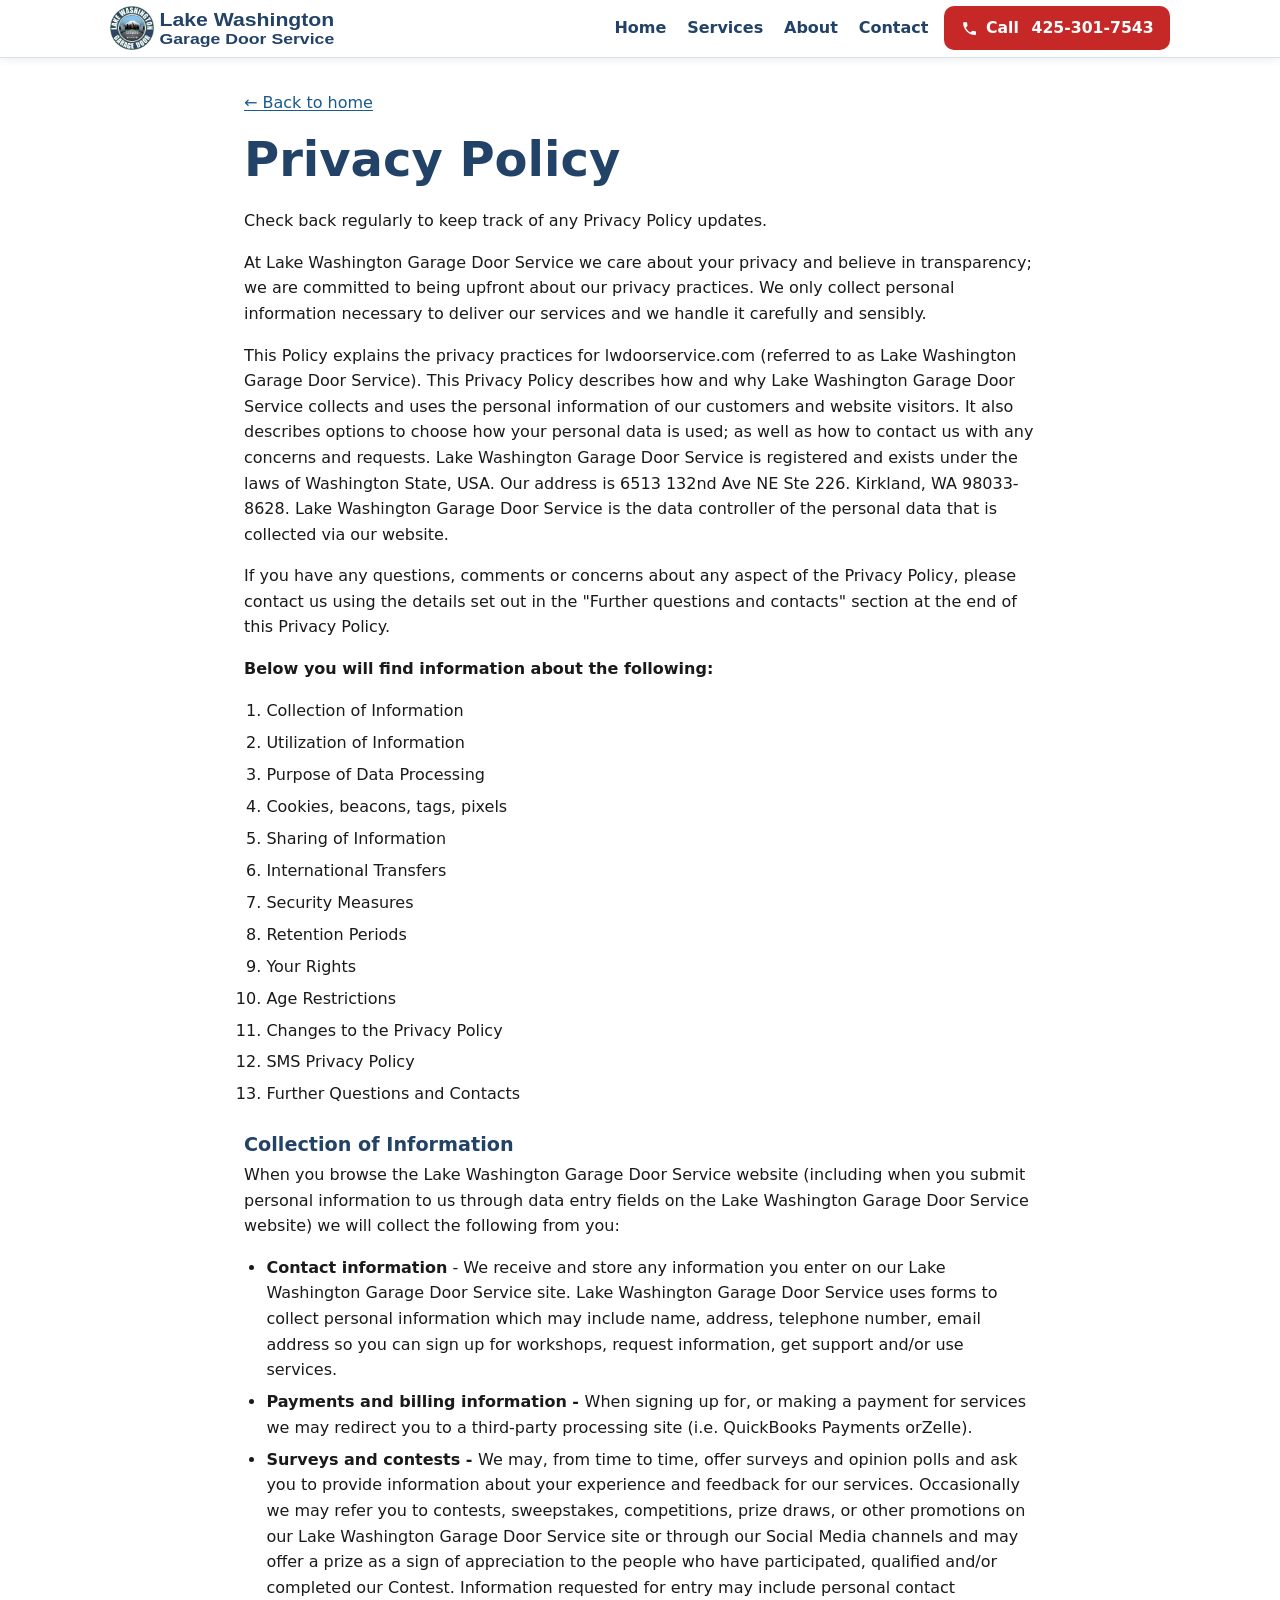
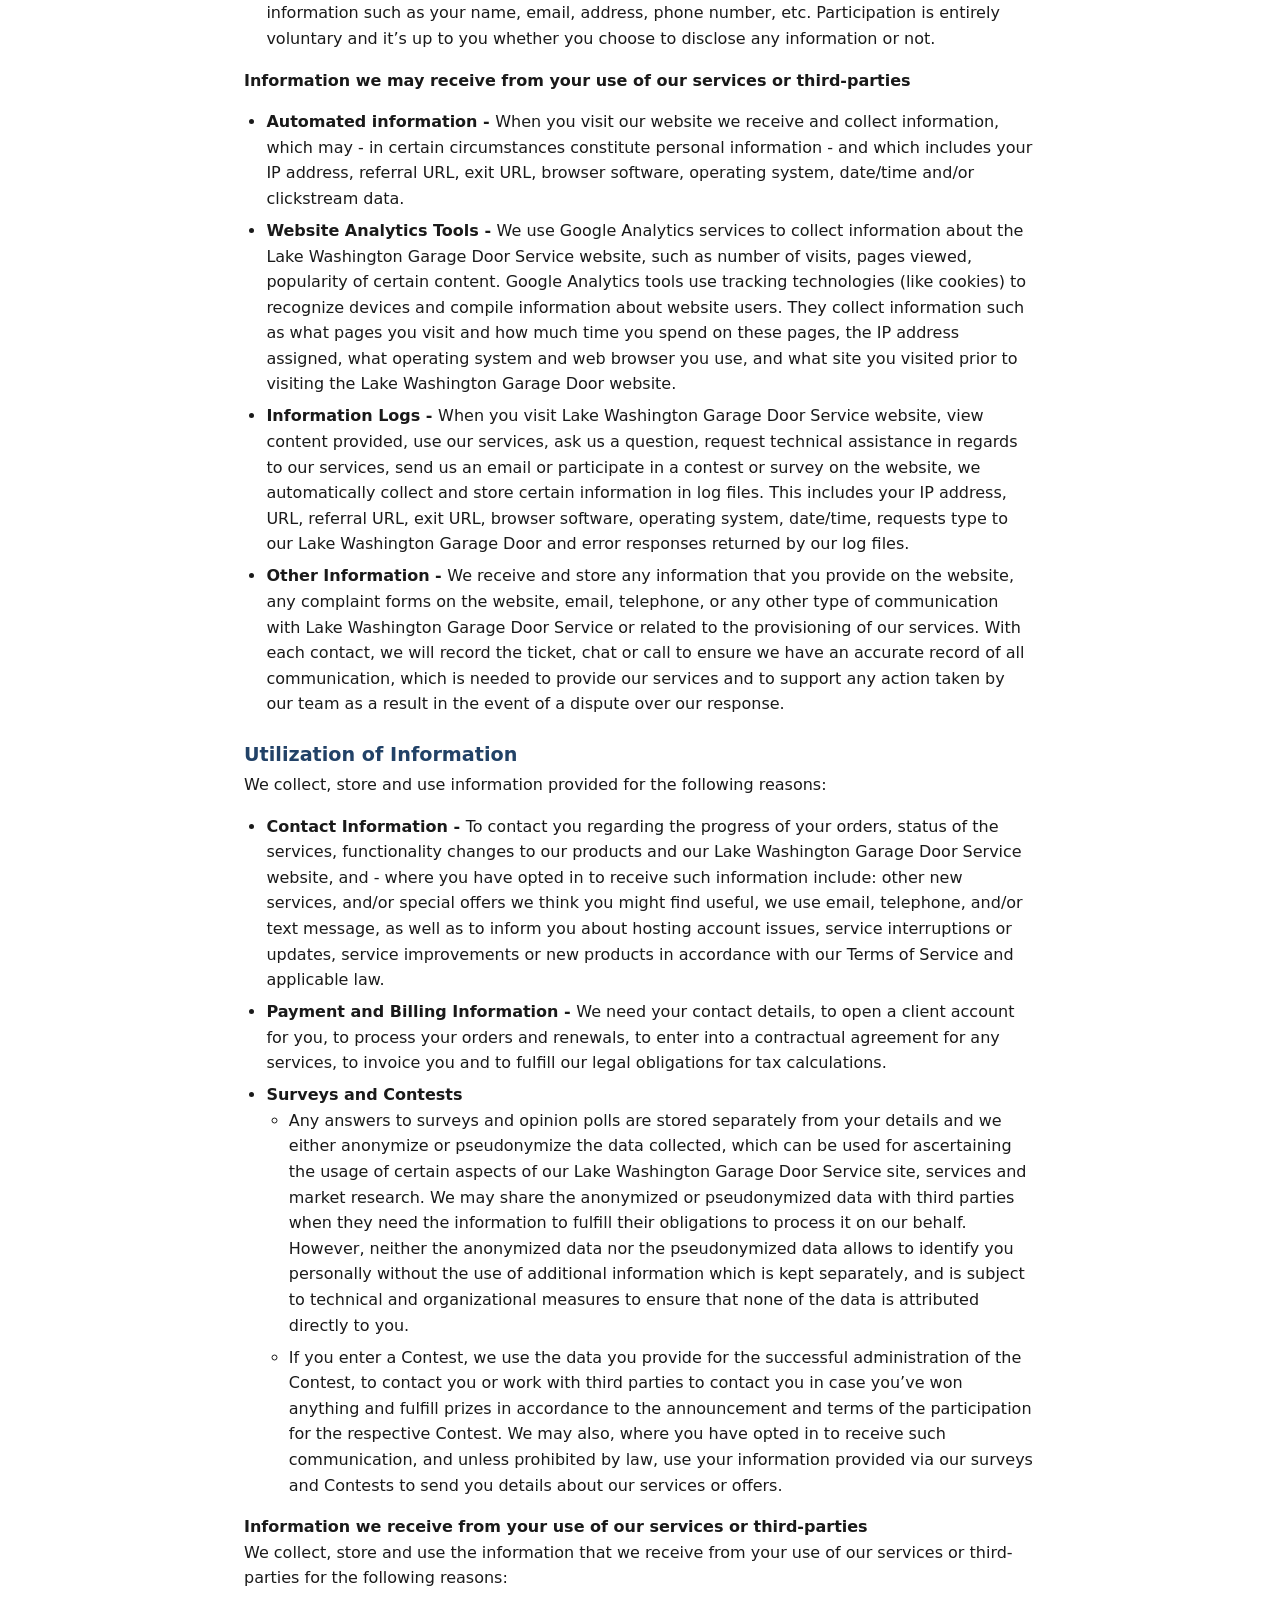
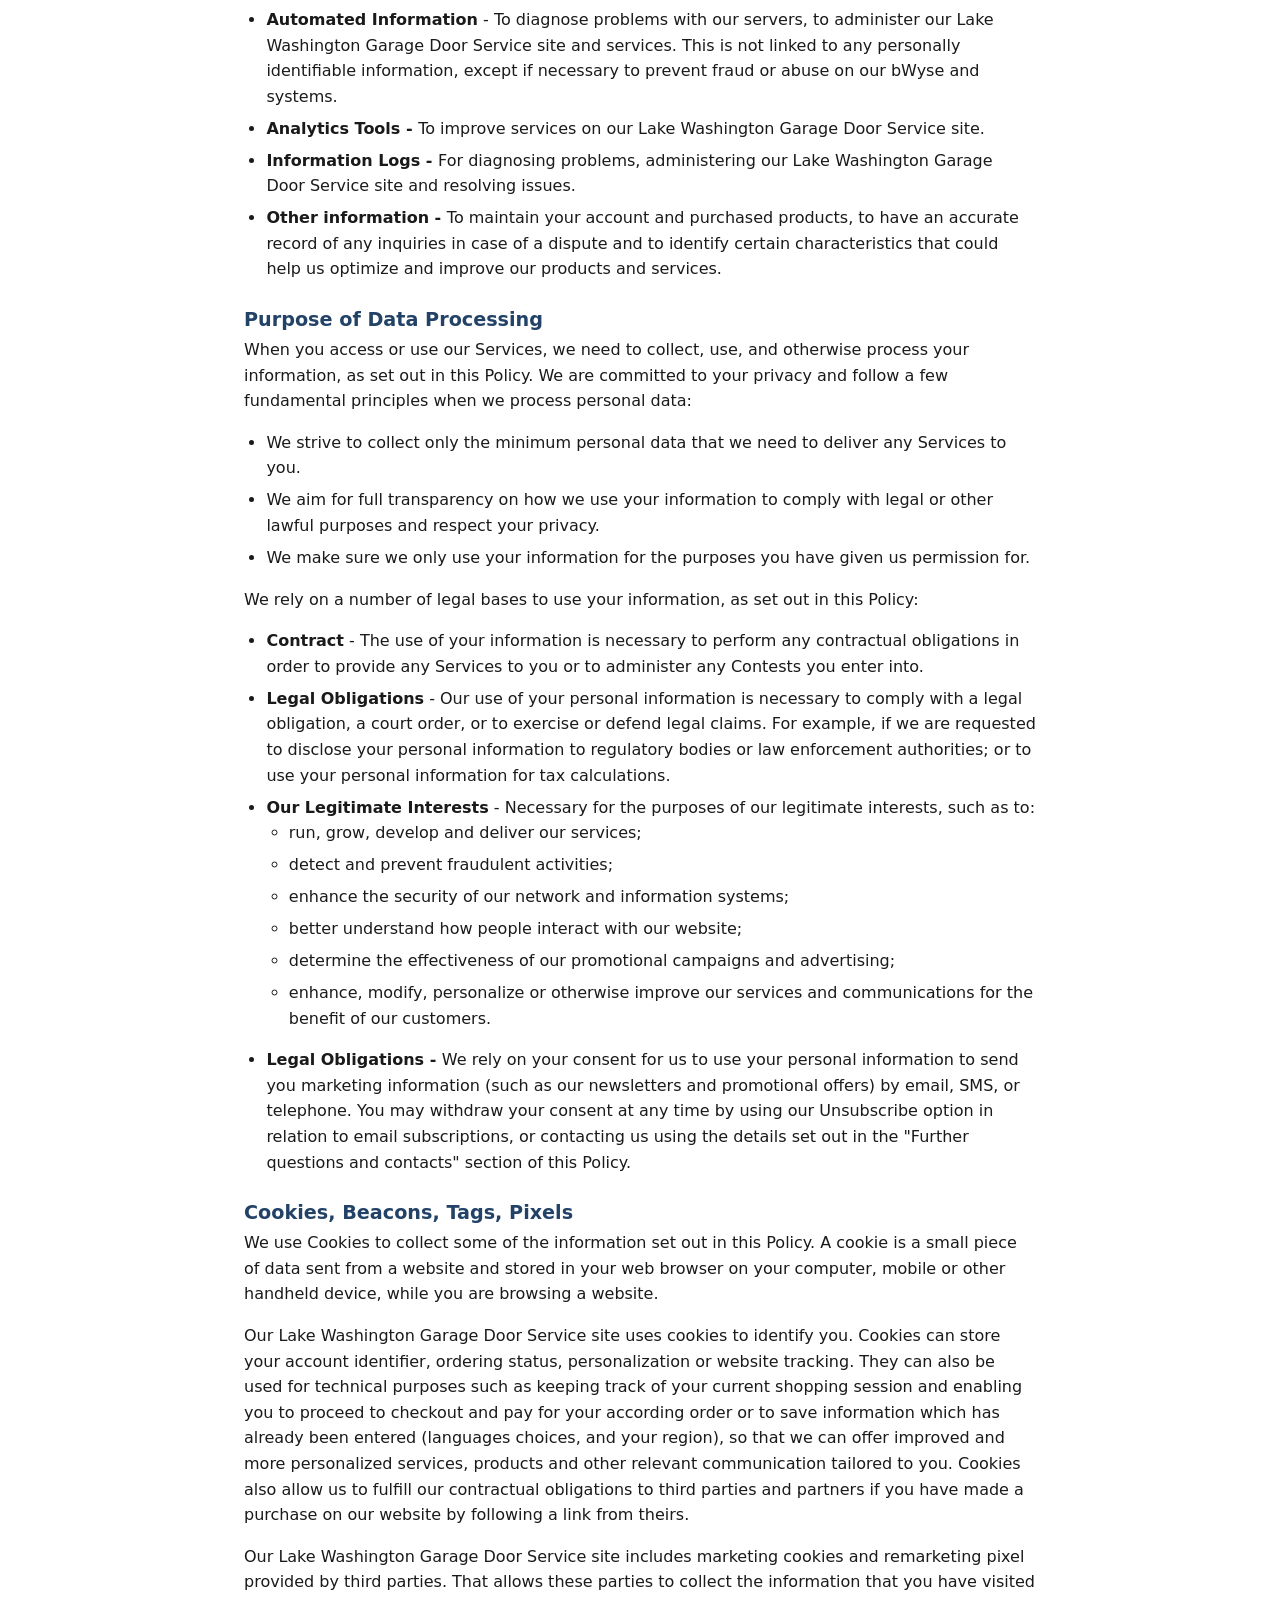
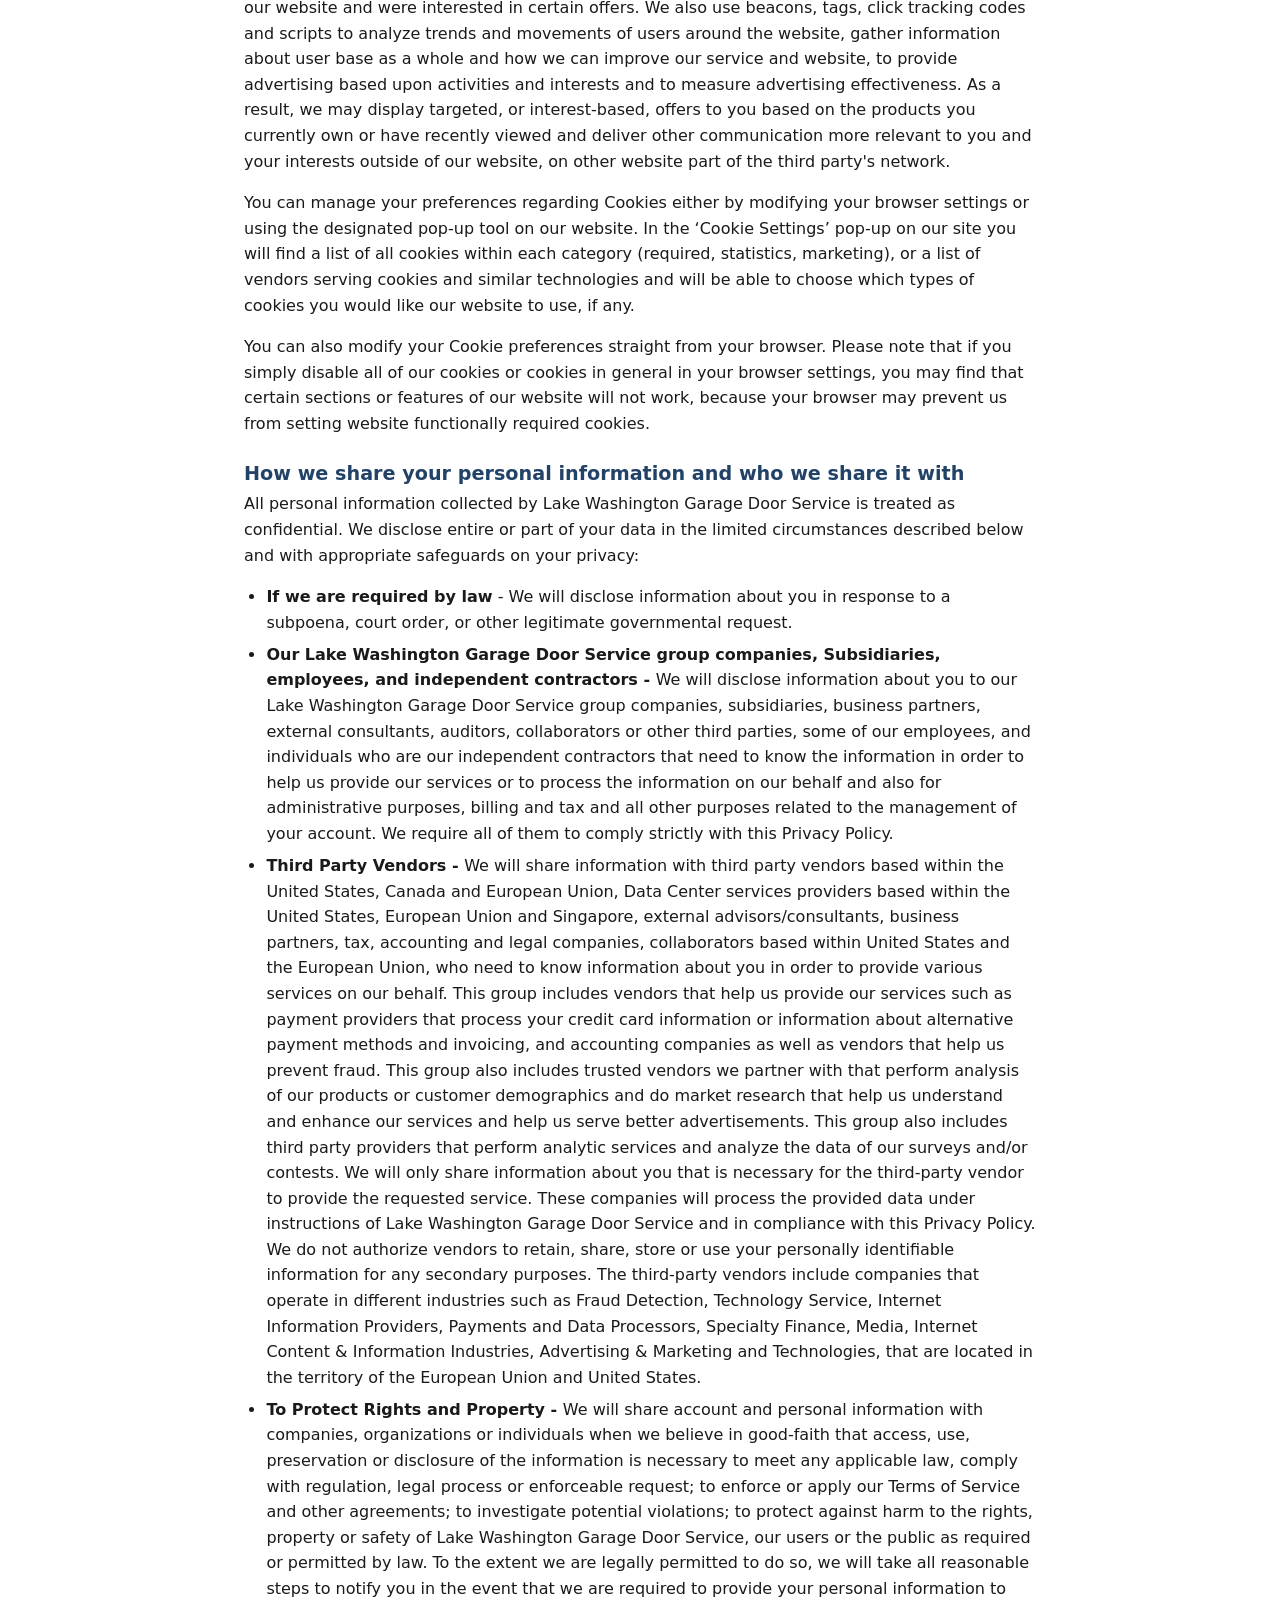
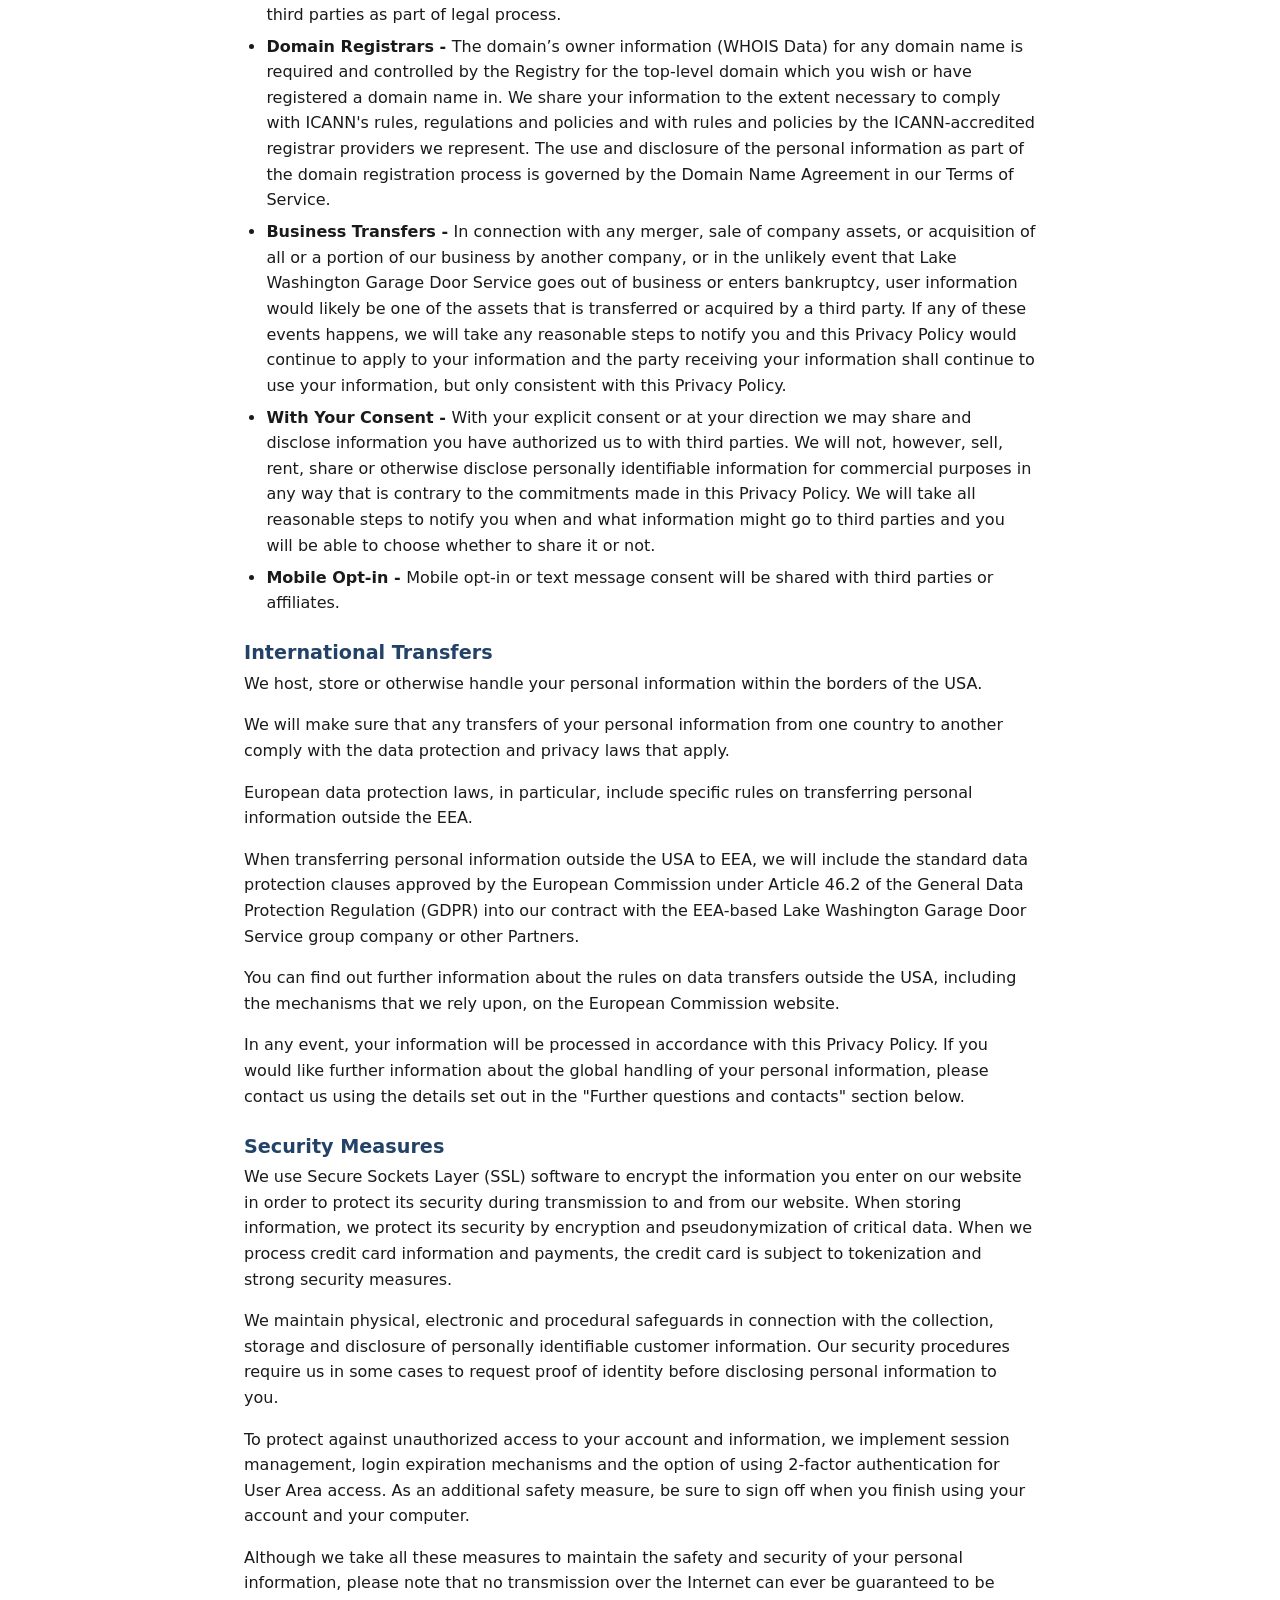
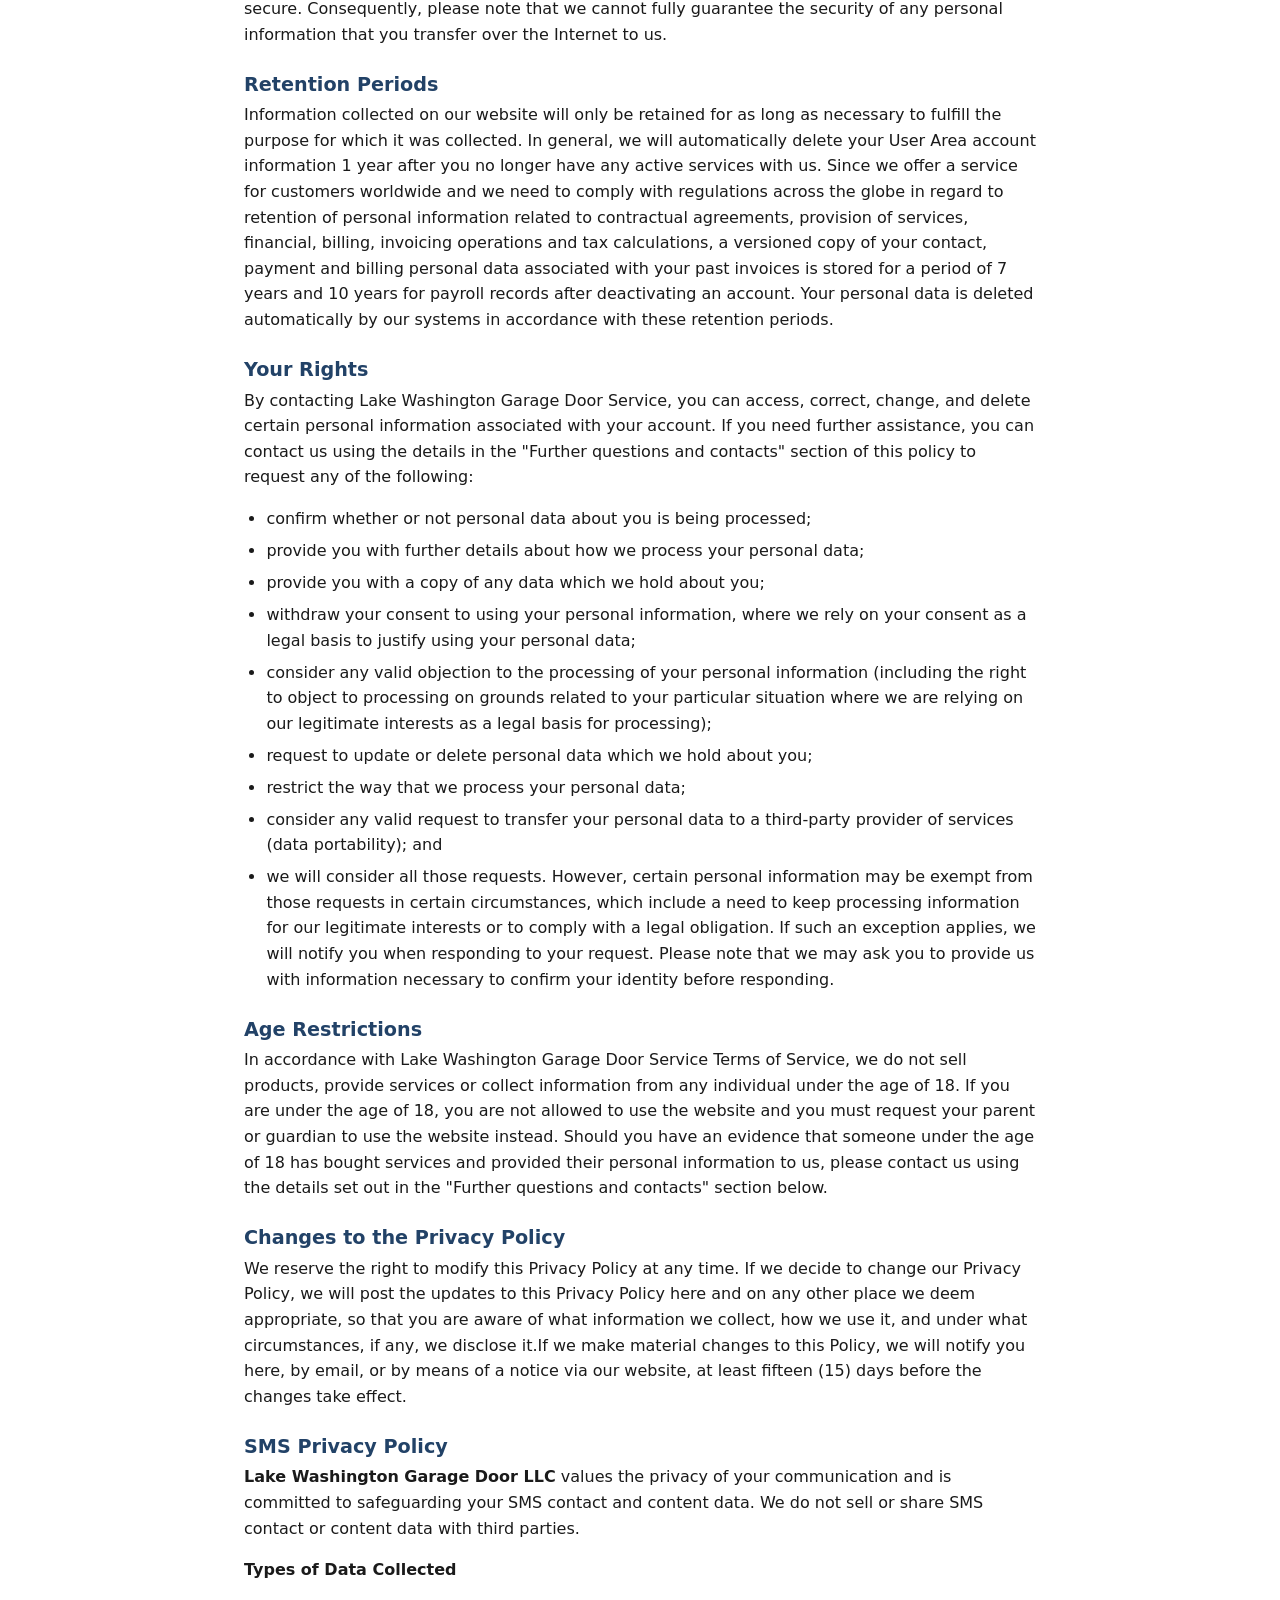
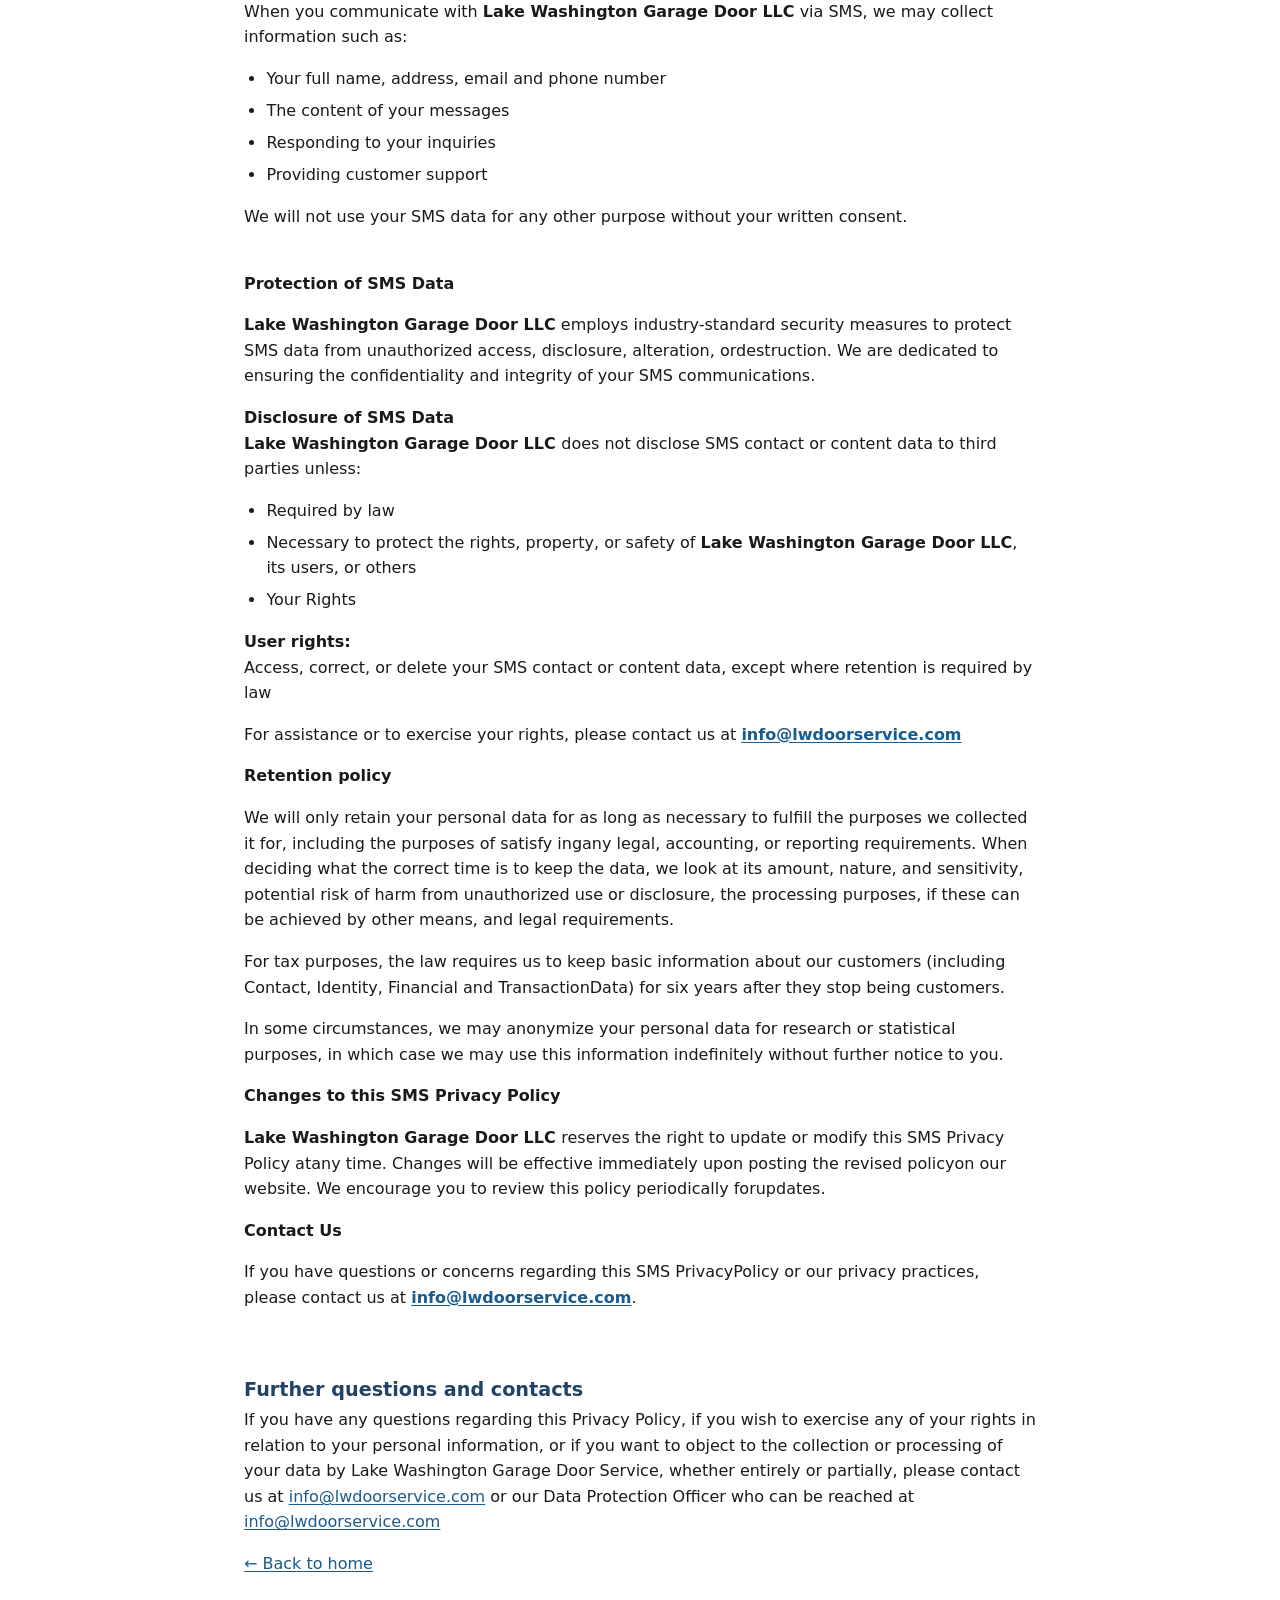
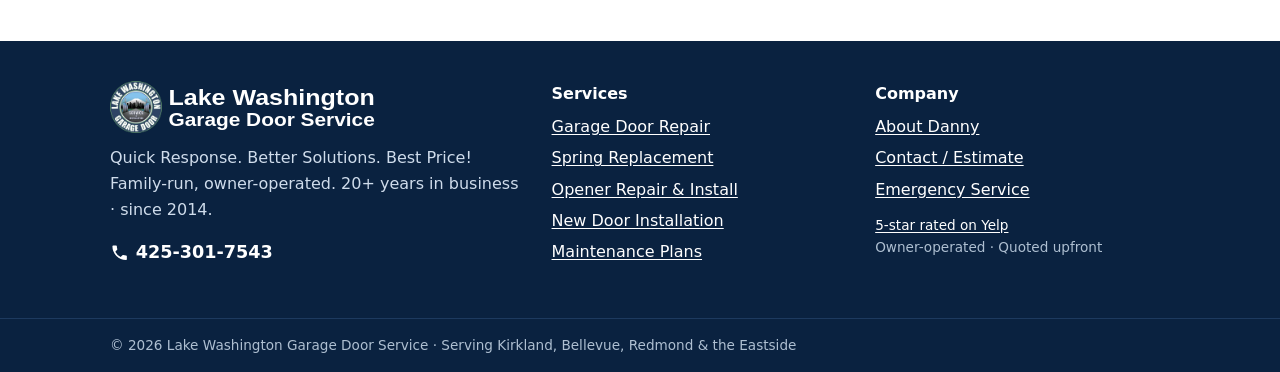
<file: privacy.html>
<!DOCTYPE html>
<html lang="en">
<head>
<meta charset="utf-8">
<meta name="viewport" content="width=device-width, initial-scale=1">
<title>Privacy Policy | Lake Washington Garage Door Service</title>
<meta name="description" content="Privacy Policy for Lake Washington Garage Door Service.">
<meta name="theme-color" content="#224267">
<link rel="icon" href="favicon.ico" sizes="any">
<link rel="icon" href="favicon.png" type="image/png" sizes="64x64">
<link rel="apple-touch-icon" href="apple-touch-icon.png">
<link rel="stylesheet" href="styles.css">
<link rel="stylesheet" href="print.css" media="print">
</head>
<body>
<a class="skip" href="#main">Skip to content</a>
<header class="site-header">
  <div class="header-inner">
    <a class="brand" href="index.html" aria-label="Lake Washington Garage Door Service — home"><img src="logos/logo.svg" alt="Lake Washington Garage Door Service" width="330" height="64"></a>
    <a class="btn btn-emergency header-call" href="tel:+14253017543" aria-label="Call 425-301-7543"><svg class="icon" aria-hidden="true" focusable="false"><use href="icons.svg#phone"/></svg><span class="call-word">Call</span> <span class="call-num">425-301-7543</span></a>
    <button class="nav-toggle" type="button" aria-expanded="false" aria-controls="nav"><span>Menu</span></button>
    <nav class="nav" id="nav" aria-label="Main">
      <ul>
        <li><a href="index.html">Home</a></li>
        <li><a href="index.html#services">Services</a></li>
        <li><a href="index.html#about">About</a></li>
        <li><a href="index.html#contact">Contact</a></li>
      </ul>
    </nav>
  </div>
  <div class="topstrip"><div class="strip-inner"><a class="strip-mail" href="mailto:dannygranfors@lwdoorservice.com"><svg class="icon" aria-hidden="true" focusable="false"><use href="icons.svg#mail"/></svg>dannygranfors@lwdoorservice.com</a><span class="strip-years">20+ years in business · since 2014</span></div></div>
</header>
<main id="main">
<section class="legal">
  <div class="wrap">
    <p><a href="index.html">&larr; Back to home</a></p>
    <h1>Privacy Policy</h1>
    <div class="legal-body">
<p>Check back regularly to keep track of any Privacy Policy updates.</p><p>At Lake Washington Garage Door Service we care about your privacy and believe in transparency; we are committed to being upfront about our privacy practices. We only collect personal information necessary to deliver our services and we handle it carefully and sensibly.</p><p>This Policy explains the privacy practices for lwdoorservice.com (referred to as Lake Washington Garage Door Service). This Privacy Policy describes how and why Lake Washington Garage Door Service collects and uses the personal information of our customers and website visitors. It also describes options to choose how your personal data is used; as well as how to contact us with any concerns and requests. Lake Washington Garage Door Service is registered and exists under the laws of Washington State, USA. Our address is 6513 132nd Ave NE Ste 226. Kirkland, WA 98033-8628. Lake Washington Garage Door Service is the data controller of the personal data that is collected via our website.</p><p>If you have any questions, comments or concerns about any aspect of the Privacy Policy, please contact us using the details set out in the &quot;Further questions and contacts&quot; section at the end of this Privacy Policy.</p><p><strong>Below you will find information about the following:</strong><br></p><ol><li>Collection of Information</li><li>Utilization of Information</li><li>Purpose of Data Processing</li><li>Cookies, beacons, tags, pixels</li><li>Sharing of Information</li><li>International Transfers</li><li>Security Measures</li><li>Retention Periods</li><li>Your Rights</li><li>Age Restrictions</li><li>Changes to the Privacy Policy</li><li>SMS Privacy Policy</li><li>Further Questions and Contacts</li></ol><h3>Collection of Information</h3><p>When you browse the Lake Washington Garage Door Service website (including when you submit personal information to us through data entry fields on the Lake Washington Garage Door Service website) we will collect the following from you:</p><ul><li><strong>Contact information</strong> - We receive and store any information you enter on our Lake Washington Garage Door Service site. Lake Washington Garage Door Service uses forms to collect personal information which may include name, address, telephone number, email address so you can sign up for workshops, request information, get support and/or use services.</li><li><strong>Payments and billing information - </strong>When signing up for, or making a payment for services we may redirect you to a third-party processing site (i.e. QuickBooks Payments orZelle).</li><li><strong>Surveys and contests - </strong>We may, from time to time, offer surveys and opinion polls and ask you to provide information about your experience and feedback for our services. Occasionally we may refer you to contests, sweepstakes, competitions, prize draws, or other promotions on our Lake Washington Garage Door Service site or through our Social Media channels and may offer a prize as a sign of appreciation to the people who have participated, qualified and/or completed our Contest. Information requested for entry may include personal contact information such as your name, email, address, phone number, etc. Participation is entirely voluntary and it’s up to you whether you choose to disclose any information or not.</li></ul><p><strong>Information we may receive from your use of our services or third-parties</strong></p><ul><li><strong>Automated information - </strong>When you visit our website we receive and collect information, which may - in certain circumstances constitute personal information - and which includes your IP address, referral URL, exit URL, browser software, operating system, date/time and/or clickstream data.</li><li><strong>Website Analytics Tools - </strong>We use Google Analytics services to collect information about the Lake Washington Garage Door Service website, such as number of visits, pages viewed, popularity of certain content. Google Analytics tools use tracking technologies (like cookies) to recognize devices and compile information about website users. They collect information such as what pages you visit and how much time you spend on these pages, the IP address assigned, what operating system and web browser you use, and what site you visited prior to visiting the Lake Washington Garage Door website.</li><li><strong>Information Logs - </strong>When you visit Lake Washington Garage Door Service website, view content provided, use our services, ask us a question, request technical assistance in regards to our services, send us an email or participate in a contest or survey on the website, we automatically collect and store certain information in log files. This includes your IP address, URL, referral URL, exit URL, browser software, operating system, date/time, requests type to our Lake Washington Garage Door and error responses returned by our log files.</li><li><strong>Other Information - </strong>We receive and store any information that you provide on the website, any complaint forms on the website, email, telephone, or any other type of communication with Lake Washington Garage Door Service or related to the provisioning of our services. With each contact, we will record the ticket, chat or call to ensure we have an accurate record of all communication, which is needed to provide our services and to support any action taken by our team as a result in the event of a dispute over our response.</li></ul><h3>Utilization of Information</h3><p>We collect, store and use information provided for the following reasons:</p><ul><li><strong>Contact Information - </strong>To contact you regarding the progress of your orders, status of the services, functionality changes to our products and our Lake Washington Garage Door Service website, and - where you have opted in to receive such information include: other new services, and/or special offers we think you might find useful, we use email, telephone, and/or text message, as well as to inform you about hosting account issues, service interruptions or updates, service improvements or new products in accordance with our Terms of Service and applicable law.</li><li><strong>Payment and Billing Information - </strong>We need your contact details, to open a client account for you, to process your orders and renewals, to enter into a contractual agreement for any services, to invoice you and to fulfill our legal obligations for tax calculations.</li><li><strong>Surveys and Contests</strong><br><ul><li>Аny answers to surveys and opinion polls are stored separately from your details and we either anonymize or pseudonymize the data collected, which can be used for ascertaining the usage of certain aspects of our Lake Washington Garage Door Service site, services and market research. We may share the anonymized or pseudonymized data with third parties when they need the information to fulfill their obligations to process it on our behalf. However, neither the anonymized data nor the pseudonymized data allows to identify you personally without the use of additional information which is kept separately, and is subject to technical and organizational measures to ensure that none of the data is attributed directly to you.</li><li>If you enter a Contest, we use the data you provide for the successful administration of the Contest, to contact you or work with third parties to contact you in case you’ve won anything and fulfill prizes in accordance to the announcement and terms of the participation for the respective Contest. We may also, where you have opted in to receive such communication, and unless prohibited by law, use your information provided via our surveys and Contests to send you details about our services or offers.</li></ul></li></ul><p><strong>Information we receive from your use of our services or third-parties<br>‍</strong>We collect, store and use the information that we receive from your use of our services or third-parties for the following reasons:</p><ul><li><strong>Automated Information</strong> - To diagnose problems with our servers, to administer our Lake Washington Garage Door Service site and services. This is not linked to any personally identifiable information, except if necessary to prevent fraud or abuse on our bWyse and systems.</li><li><strong>Analytics Tools - </strong>To improve services on our Lake Washington Garage Door Service site.</li><li><strong>Information Logs - </strong>For diagnosing problems, administering our Lake Washington Garage Door Service site and resolving issues.</li><li><strong>Other information - </strong>To maintain your account and purchased products, to have an accurate record of any inquiries in case of a dispute and to identify certain characteristics that could help us optimize and improve our products and services.</li></ul><h3>Purpose of Data Processing</h3><p>When you access or use our Services, we need to collect, use, and otherwise process your information, as set out in this Policy. We are committed to your privacy and follow a few fundamental principles when we process personal data:</p><ul><li>We strive to collect only the minimum personal data that we need to deliver any Services to you.</li><li>We aim for full transparency on how we use your information to comply with legal or other lawful purposes and respect your privacy.</li><li>We make sure we only use your information for the purposes you have given us permission for.</li></ul><p>We rely on a number of legal bases to use your information, as set out in this Policy:</p><ul><li><strong>Contract</strong> - The use of your information is necessary to perform any contractual obligations in order to provide any Services to you or to administer any Contests you enter into.</li><li><strong>Legal Obligations</strong> - Our use of your personal information is necessary to comply with a legal obligation, a court order, or to exercise or defend legal claims. For example, if we are requested to disclose your personal information to regulatory bodies or law enforcement authorities; or to use your personal information for tax calculations.</li><li><strong>Our Legitimate Interests</strong> - Necessary for the purposes of our legitimate interests, such as to:<br><ul><li>run, grow, develop and deliver our services;</li><li>detect and prevent fraudulent activities;</li><li>enhance the security of our network and information systems;</li><li>better understand how people interact with our website;</li><li>determine the effectiveness of our promotional campaigns and advertising;</li><li>enhance, modify, personalize or otherwise improve our services and communications for the benefit of our customers.</li></ul></li><li><strong>Legal Obligations - </strong>We rely on your consent for us to use your personal information to send you marketing information (such as our newsletters and promotional offers) by email, SMS, or telephone. You may withdraw your consent at any time by using our Unsubscribe option in relation to email subscriptions, or contacting us using the details set out in the &quot;Further questions and contacts&quot; section of this Policy.</li></ul><h3>Cookies, Beacons, Tags, Pixels</h3><p>We use Cookies to collect some of the information set out in this Policy. A cookie is a small piece of data sent from a website and stored in your web browser on your computer, mobile or other handheld device, while you are browsing a website.</p><p>Our Lake Washington Garage Door Service site uses cookies to identify you. Cookies can store your account identifier, ordering status, personalization or website tracking. They can also be used for technical purposes such as keeping track of your current shopping session and enabling you to proceed to checkout and pay for your according order or to save information which has already been entered (languages choices, and your region), so that we can offer improved and more personalized services, products and other relevant communication tailored to you. Cookies also allow us to fulfill our contractual obligations to third parties and partners if you have made a purchase on our website by following a link from theirs.</p><p>Our Lake Washington Garage Door Service site includes marketing cookies and remarketing pixel provided by third parties. That allows these parties to collect the information that you have visited our website and were interested in certain offers. We also use beacons, tags, click tracking codes and scripts to analyze trends and movements of users around the website, gather information about user base as a whole and how we can improve our service and website, to provide advertising based upon activities and interests and to measure advertising effectiveness. As a result, we may display targeted, or interest-based, offers to you based on the products you currently own or have recently viewed and deliver other communication more relevant to you and your interests outside of our website, on other website part of the third party&#x27;s network.</p><p>You can manage your preferences regarding Cookies either by modifying your browser settings or using the designated pop-up tool on our website. In the ‘Cookie Settings’ pop-up on our site you will find a list of all cookies within each category (required, statistics, marketing), or a list of vendors serving cookies and similar technologies and will be able to choose which types of cookies you would like our website to use, if any.</p><p>You can also modify your Cookie preferences straight from your browser. Please note that if you simply disable all of our cookies or cookies in general in your browser settings, you may find that certain sections or features of our website will not work, because your browser may prevent us from setting website functionally required cookies.</p><h3>How we share your personal information and who we share it with</h3><p>All personal information collected by Lake Washington Garage Door Service is treated as confidential. We disclose entire or part of your data in the limited circumstances described below and with appropriate safeguards on your privacy:</p><ul><li><strong>If we are required by law</strong> - We will disclose information about you in response to a subpoena, court order, or other legitimate governmental request.</li><li><strong>Our Lake Washington Garage Door Service group companies, Subsidiaries, employees, and independent contractors - </strong>We will disclose information about you to our Lake Washington Garage Door Service group companies, subsidiaries, business partners, external consultants, auditors, collaborators or other third parties, some of our employees, and individuals who are our independent contractors that need to know the information in order to help us provide our services or to process the information on our behalf and also for administrative purposes, billing and tax and all other purposes related to the management of your account. We require all of them to comply strictly with this Privacy Policy.</li><li><strong>Third Party Vendors - </strong>We will share information with third party vendors based within the United States, Canada and European Union, Data Center services providers based within the United States, European Union and Singapore, external advisors/consultants, business partners, tax, accounting and legal companies, collaborators based within United States and the European Union, who need to know information about you in order to provide various services on our behalf. This group includes vendors that help us provide our services such as payment providers that process your credit card information or information about alternative payment methods and invoicing, and accounting companies as well as vendors that help us prevent fraud. This group also includes trusted vendors we partner with that perform analysis of our products or customer demographics and do market research that help us understand and enhance our services and help us serve better advertisements. This group also includes third party providers that perform analytic services and analyze the data of our surveys and/or contests. We will only share information about you that is necessary for the third-party vendor to provide the requested service. These companies will process the provided data under instructions of Lake Washington Garage Door Service and in compliance with this Privacy Policy. We do not authorize vendors to retain, share, store or use your personally identifiable information for any secondary purposes. The third-party vendors include companies that operate in different industries such as Fraud Detection, Technology Service, Internet Information Providers, Payments and Data Processors, Specialty Finance, Media, Internet Content &amp; Information Industries, Advertising &amp; Marketing and Technologies, that are located in the territory of the European Union and United States.</li><li><strong>To Protect Rights and Property - </strong>We will share account and personal information with companies, organizations or individuals when we believe in good-faith that access, use, preservation or disclosure of the information is necessary to meet any applicable law, comply with regulation, legal process or enforceable request; to enforce or apply our Terms of Service and other agreements; to investigate potential violations; to protect against harm to the rights, property or safety of Lake Washington Garage Door Service, our users or the public as required or permitted by law. To the extent we are legally permitted to do so, we will take all reasonable steps to notify you in the event that we are required to provide your personal information to third parties as part of legal process.</li><li><strong>Domain Registrars - </strong>The domain’s owner information (WHOIS Data) for any domain name is required and controlled by the Registry for the top-level domain which you wish or have registered a domain name in. We share your information to the extent necessary to comply with ICANN&#x27;s rules, regulations and policies and with rules and policies by the ICANN-accredited registrar providers we represent. The use and disclosure of the personal information as part of the domain registration process is governed by the Domain Name Agreement in our Terms of Service.</li><li><strong>Business Transfers - </strong>In connection with any merger, sale of company assets, or acquisition of all or a portion of our business by another company, or in the unlikely event that Lake Washington Garage Door Service goes out of business or enters bankruptcy, user information would likely be one of the assets that is transferred or acquired by a third party. If any of these events happens, we will take any reasonable steps to notify you and this Privacy Policy would continue to apply to your information and the party receiving your information shall continue to use your information, but only consistent with this Privacy Policy.</li><li><strong>With Your Consent - </strong>With your explicit consent or at your direction we may share and disclose information you have authorized us to with third parties. We will not, however, sell, rent, share or otherwise disclose personally identifiable information for commercial purposes in any way that is contrary to the commitments made in this Privacy Policy. We will take all reasonable steps to notify you when and what information might go to third parties and you will be able to choose whether to share it or not.</li><li>‍<strong>Mobile Opt-in - </strong>Mobile opt-in or text message consent will be shared with third parties or affiliates.</li></ul><h3>International Transfers</h3><p>We host, store or otherwise handle your personal information within the borders of the USA.</p><p>We will make sure that any transfers of your personal information from one country to another comply with thе data protection and privacy laws that apply.</p><p>European data protection laws, in particular, include specific rules on transferring personal information outside the EEA.</p><p>When transferring personal information outside the USA to EEA, we will include the standard data protection clauses approved by the European Commission under Article 46.2 of the General Data Protection Regulation (GDPR) into our contract with the EEA-based Lake Washington Garage Door Service group company or other Partners.</p><p>You can find out further information about the rules on data transfers outside the USA, including the mechanisms that we rely upon, on the European Commission website.</p><p>In any event, your information will be processed in accordance with this Privacy Policy. If you would like further information about the global handling of your personal information, please contact us using the details set out in the &quot;Further questions and contacts&quot; section below.</p><h3>Security Measures</h3><p>We use Secure Sockets Layer (SSL) software to encrypt the information you enter on our website in order to protect its security during transmission to and from our website. When storing information, we protect its security by encryption and pseudonymization of critical data. When we process credit card information and payments, the credit card is subject to tokenization and strong security measures.</p><p>We maintain physical, electronic and procedural safeguards in connection with the collection, storage and disclosure of personally identifiable customer information. Our security procedures require us in some cases to request proof of identity before disclosing personal information to you.</p><p>To protect against unauthorized access to your account and information, we implement session management, login expiration mechanisms and the option of using 2-factor authentication for User Area access. As an additional safety measure, be sure to sign off when you finish using your account and your computer.</p><p>Although we take all these measures to maintain the safety and security of your personal information, please note that no transmission over the Internet can ever be guaranteed to be secure. Consequently, please note that we cannot fully guarantee the security of any personal information that you transfer over the Internet to us.</p><h3>Retention Periods</h3><p>Information collected on our website will only be retained for as long as necessary to fulfill the purpose for which it was collected. In general, we will automatically delete your User Area account information 1 year after you no longer have any active services with us. Since we offer a service for customers worldwide and we need to comply with regulations across the globe in regard to retention of personal information related to contractual agreements, provision of services, financial, billing, invoicing operations and tax calculations, a versioned copy of your contact, payment and billing personal data associated with your past invoices is stored for a period of 7 years and 10 years for payroll records after deactivating an account. Your personal data is deleted automatically by our systems in accordance with these retention periods.</p><h3>Your Rights</h3><p>By contacting Lake Washington Garage Door Service, you can access, correct, change, and delete certain personal information associated with your account. If you need further assistance, you can contact us using the details in the &quot;Further questions and contacts&quot; section of this policy to request any of the following:</p><ul><li>confirm whether or not personal data about you is being processed;</li><li>provide you with further details about how we process your personal data;</li><li>provide you with a copy of any data which we hold about you;</li><li>withdraw your consent to using your personal information, where we rely on your consent as a legal basis to justify using your personal data;</li><li>consider any valid objection to the processing of your personal information (including the right to object to processing on grounds related to your particular situation where we are relying on our legitimate interests as a legal basis for processing);</li><li>request to update or delete personal data which we hold about you;</li><li>restrict the way that we process your personal data;</li><li>consider any valid request to transfer your personal data to a third-party provider of services (data portability); and</li><li>we will consider all those requests. However, certain personal information may be exempt from those requests in certain circumstances, which include a need to keep processing information for our legitimate interests or to comply with a legal obligation. If such an exception applies, we will notify you when responding to your request. Please note that we may ask you to provide us with information necessary to confirm your identity before responding.</li></ul><h3>Age Restrictions</h3><p>In accordance with Lake Washington Garage Door Service Terms of Service, we do not sell products, provide services or collect information from any individual under the age of 18. If you are under the age of 18, you are not allowed to use the website and you must request your parent or guardian to use the website instead. Should you have an evidence that someone under the age of 18 has bought services and provided their personal information to us, please contact us using the details set out in the &quot;Further questions and contacts&quot; section below.</p><h3>Changes to the Privacy Policy</h3><p>We reserve the right to modify this Privacy Policy at any time. If we decide to change our Privacy Policy, we will post the updates to this Privacy Policy here and on any other place we deem appropriate, so that you are aware of what information we collect, how we use it, and under what circumstances, if any, we disclose it.If we make material changes to this Policy, we will notify you here, by email, or by means of a notice via our website, at least fifteen (15) days before the changes take effect.</p><h3>SMS Privacy Policy</h3><p><strong>Lake Washington Garage Door LLC</strong> values the privacy of your communication and is committed to safeguarding your SMS contact and content data. We do not sell or share SMS contact or content data with third parties.</p><p><strong>Types of Data Collected</strong></p><p>When you communicate with <strong>Lake Washington Garage Door LLC</strong> via SMS, we may collect information such as:</p><ul> <li>Your full name, address, email and phone number</li> <li>The content of your messages</li> <li>Responding to your inquiries</li> <li>Providing customer support</li></ul><p>We will not use your SMS data for any other purpose without your written consent.<br> </p><p><strong>Protection of SMS Data</strong></p><p><strong>Lake Washington Garage Door LLC</strong> employs industry-standard security measures to protect SMS data from unauthorized access, disclosure, alteration, ordestruction. We are dedicated to ensuring the confidentiality and integrity of your SMS communications.</p><p><strong>Disclosure of SMS Data</strong><br><strong>Lake Washington Garage Door LLC </strong>does not disclose SMS contact or content data to third parties unless:</p><ul> <li>Required by law</li> <li>Necessary to protect the rights, property, or safety of <strong>Lake Washington Garage Door LLC</strong>, its users, or others</li> <li>Your Rights</li></ul><p><strong>User rights:</strong><br>Access, correct, or delete your SMS contact or content data, except where retention is required by law</p><p>For assistance or to exercise your rights, please contact us at <a href="mailto:info@lwdoorservice.com" rel="noopener"><strong>info@lwdoorservice.com</strong></a></p><p><strong>Retention policy </strong></p><p>We will only retain your personal data for as long as necessary to fulfill the purposes we collected it for, including the purposes of satisfy ingany legal, accounting, or reporting requirements. When deciding what the correct time is to keep the data, we look at its amount, nature, and sensitivity, potential risk of harm from unauthorized use or disclosure, the processing purposes, if these can be achieved by other means, and legal requirements.</p><p>For tax purposes, the law requires us to keep basic information about our customers (including Contact, Identity, Financial and TransactionData) for six years after they stop being customers.</p><p>In some circumstances, we may anonymize your personal data for research or statistical purposes, in which case we may use this information indefinitely without further notice to you. </p><p><strong>Changes to this SMS Privacy Policy</strong></p><p><strong>Lake Washington Garage Door LLC </strong>reserves the right to update or modify this SMS Privacy Policy atany time. Changes will be effective immediately upon posting the revised policyon our website. We encourage you to review this policy periodically forupdates.</p><p><strong>Contact Us</strong></p><p>If you have questions or concerns regarding this SMS PrivacyPolicy or our privacy practices, please contact us at <a href="mailto:info@lwdoorservice.com" rel="noopener"><strong>info@lwdoorservice.com</strong></a>.</p><p>‍</p><h3>Further questions and contacts</h3><p>If you have any questions regarding this Privacy Policy, if you wish to exercise any of your rights in relation to your personal information, or if you want to object to the collection or processing of your data by Lake Washington Garage Door Service, whether entirely or partially, please contact us at <a href="mailto:info@lwdoorservice.com" rel="noopener">info@lwdoorservice.com</a> or our Data Protection Officer who can be reached at <a href="mailto:info@lwdoorservice.com" rel="noopener">info@lwdoorservice.com</a></p>
    </div>
    <p><a href="index.html">&larr; Back to home</a></p>
  </div>
</section>
</main>
<footer class="site-footer">
  <div class="wrap footer-grid">
    <div>
      <img class="footer-logo" src="logos/logo-light.svg" alt="Lake Washington Garage Door Service" width="330" height="64">
      <p>Quick Response. Better Solutions. Best Price!<br>Family-run, owner-operated. 20+ years in business · since 2014.</p>
      <p><a class="footer-phone" href="tel:+14253017543"><svg class="icon" aria-hidden="true" focusable="false"><use href="icons.svg#phone"/></svg> 425-301-7543</a></p>
    </div>
    <nav aria-label="Services">
      <p class="footer-title">Services</p>
      <ul>
        <li><a href="index.html#svc-repair">Garage Door Repair</a></li>
        <li><a href="index.html#svc-spring">Spring Replacement</a></li>
        <li><a href="index.html#svc-opener">Opener Repair &amp; Install</a></li>
        <li><a href="index.html#svc-install">New Door Installation</a></li>
        <li><a href="index.html#svc-maintenance">Maintenance Plans</a></li>
      </ul>
    </nav>
    <nav aria-label="Company">
      <p class="footer-title">Company</p>
      <ul>
        <li><a href="index.html#about">About Danny</a></li>
        <li><a href="index.html#contact">Contact / Estimate</a></li>
        <li><a href="tel:+14253017543">Emergency Service</a></li>
      </ul>
      <p class="fine"><a href="https://www.yelp.com/biz/lake-washington-garage-door-service-kirkland-2" rel="noopener">5-star rated on Yelp</a><br>Owner-operated · Quoted upfront</p>
    </nav>
  </div>
  <div class="footer-bottom">
    <div class="wrap">© 2026 Lake Washington Garage Door Service · Serving Kirkland, Bellevue, Redmond &amp; the Eastside</div>
  </div>
</footer>
<script src="nav.js" defer></script>
</body>
</html>
</file>
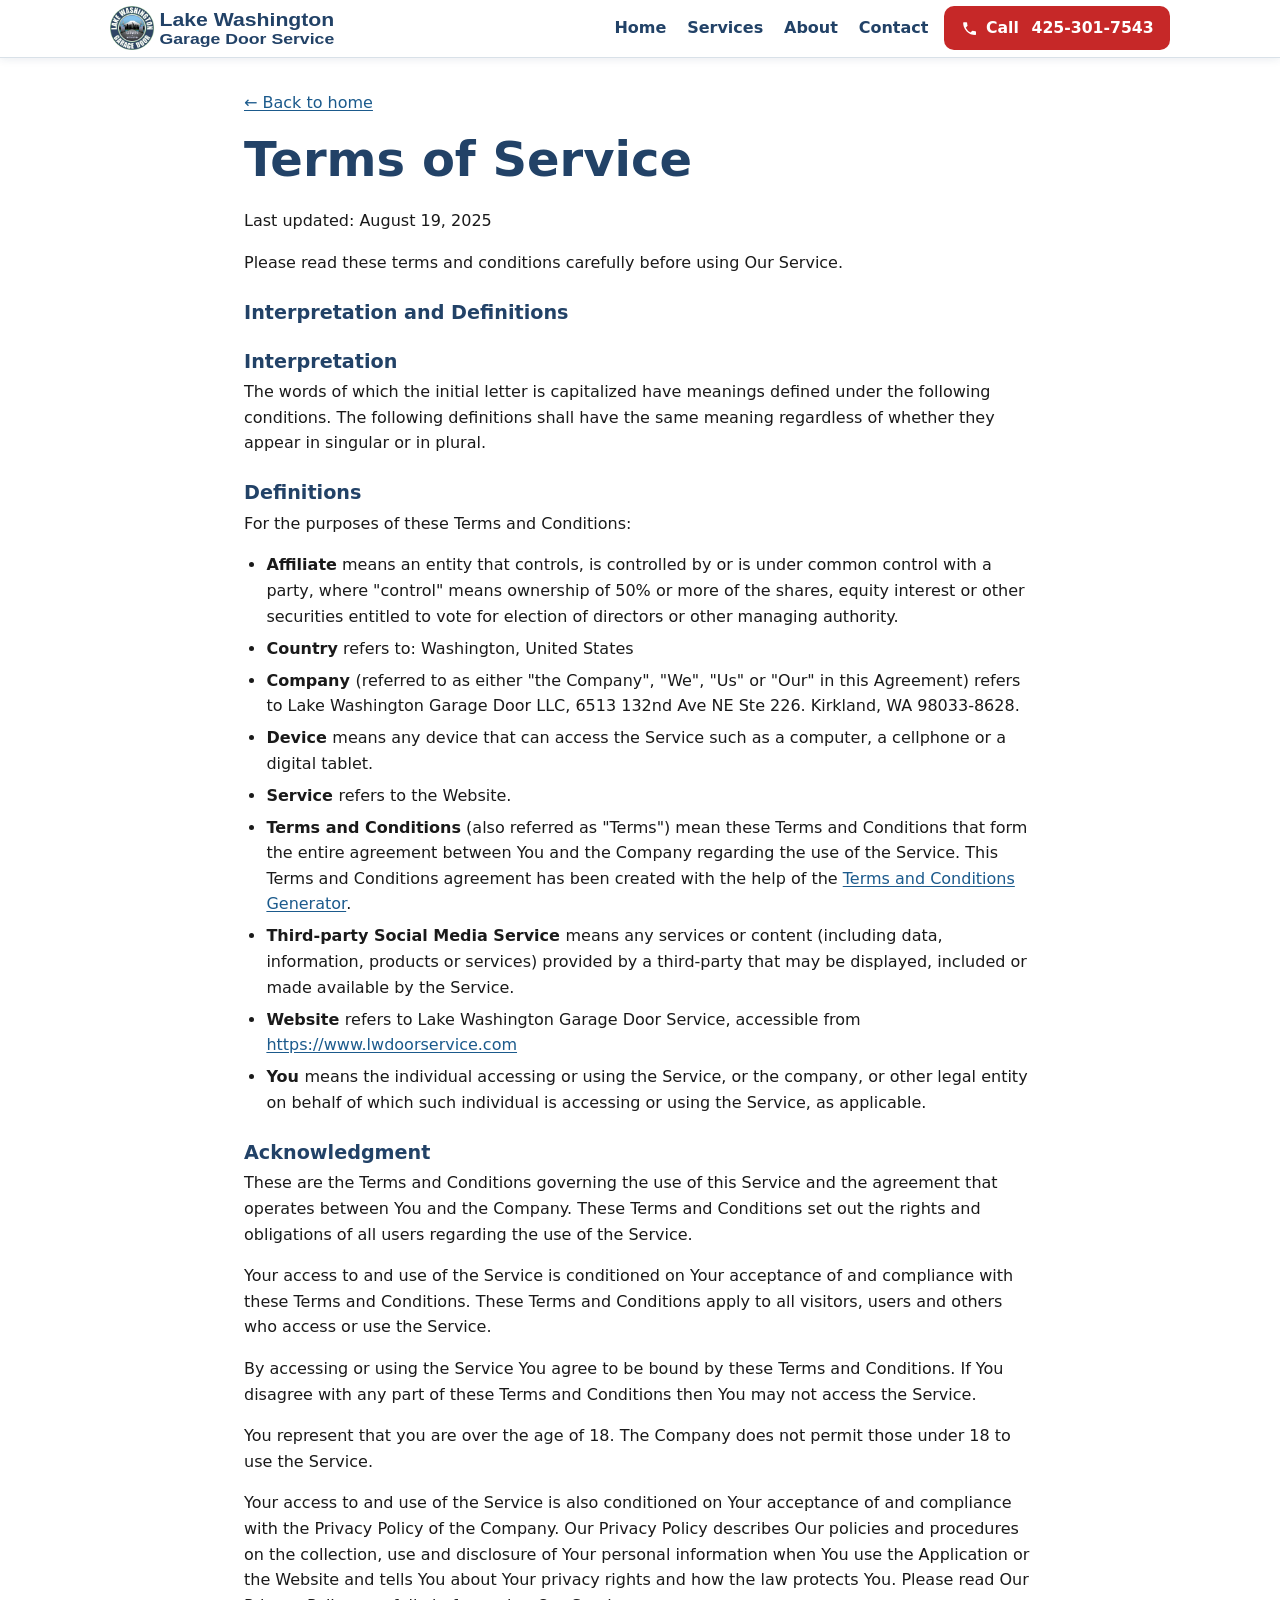
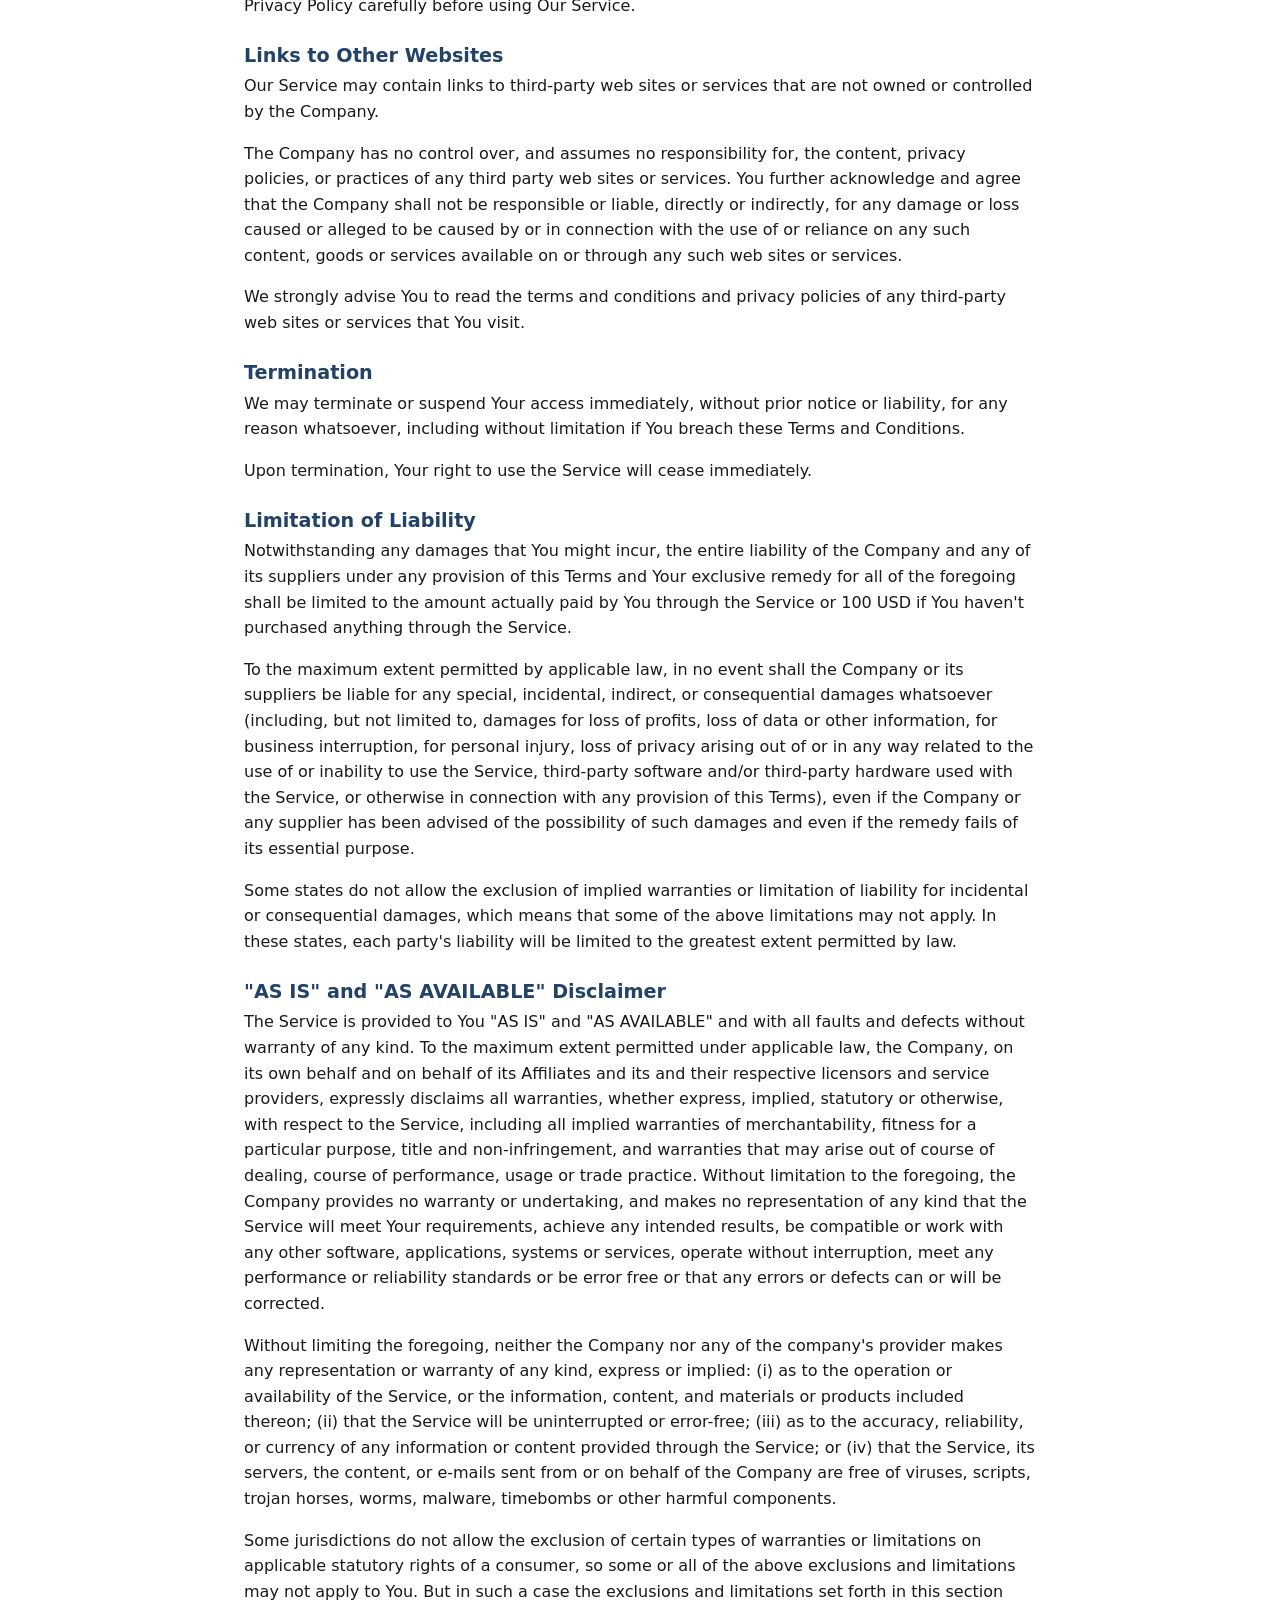
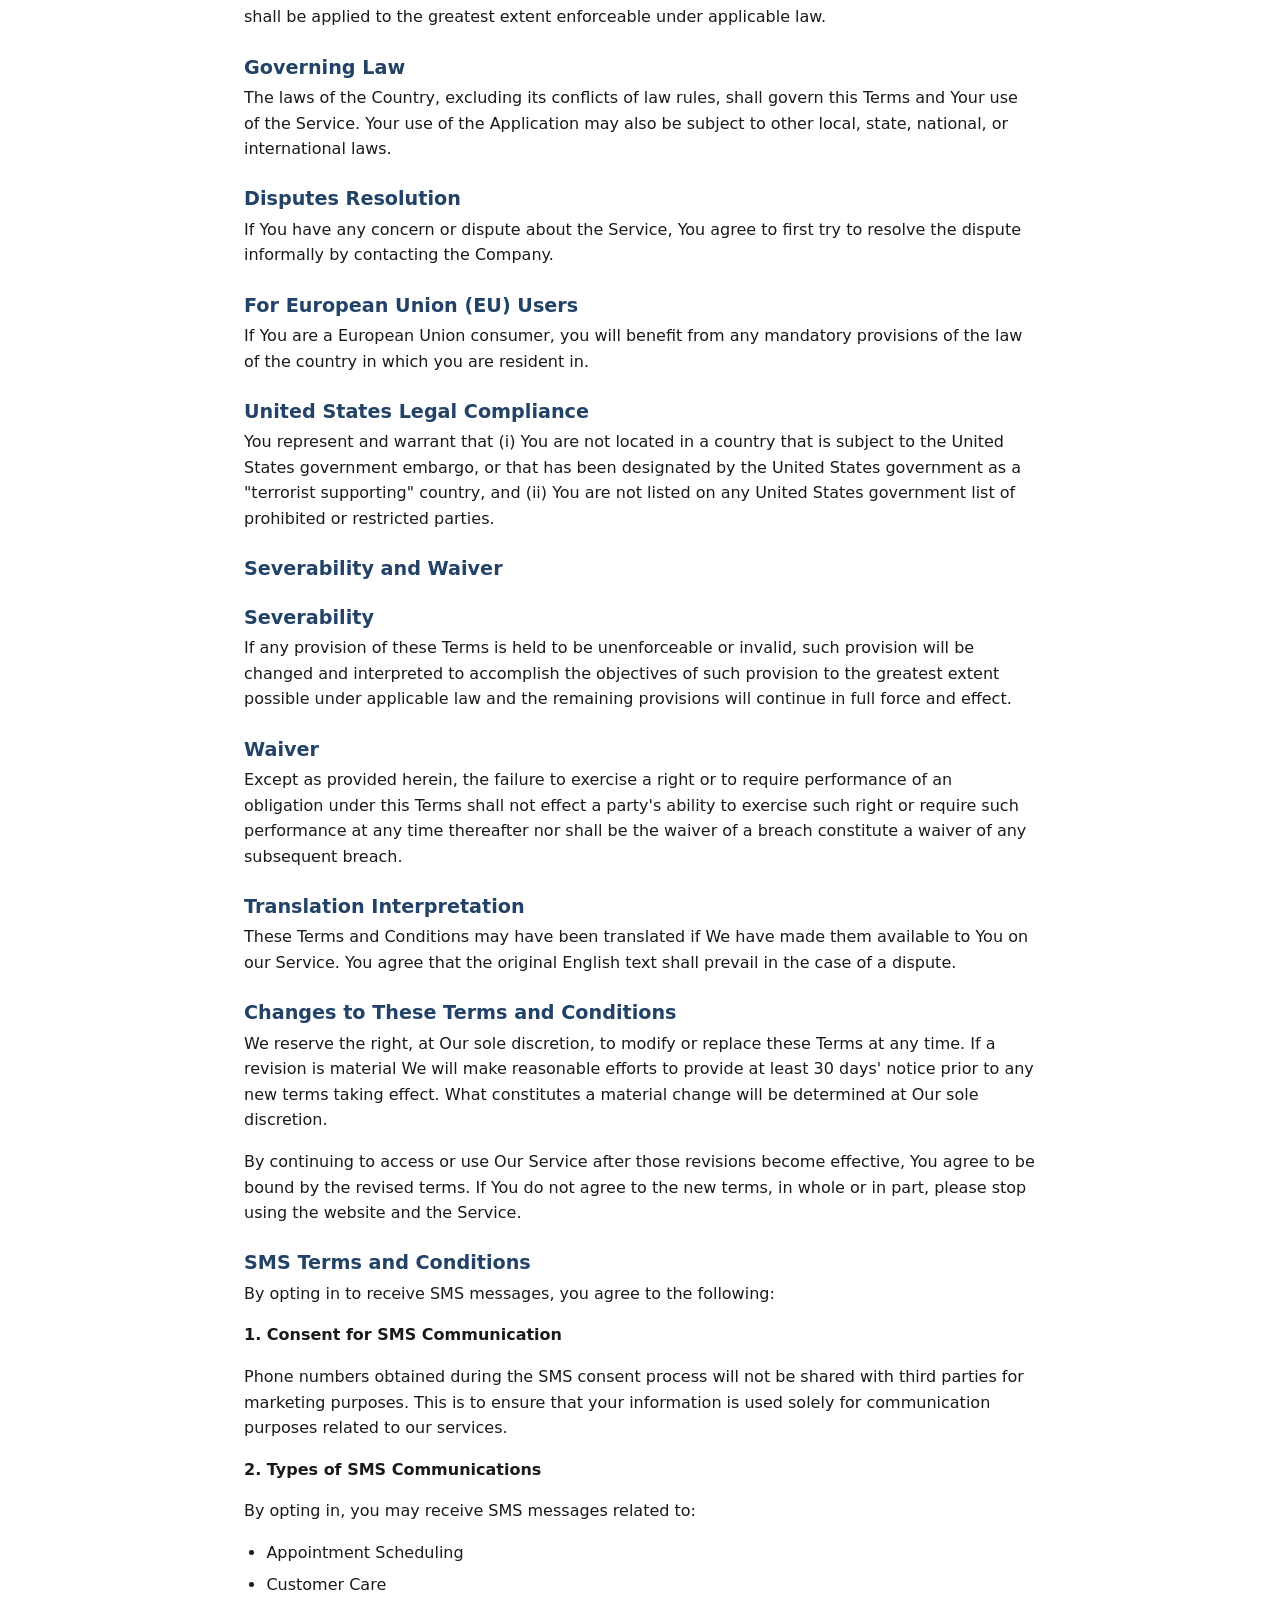
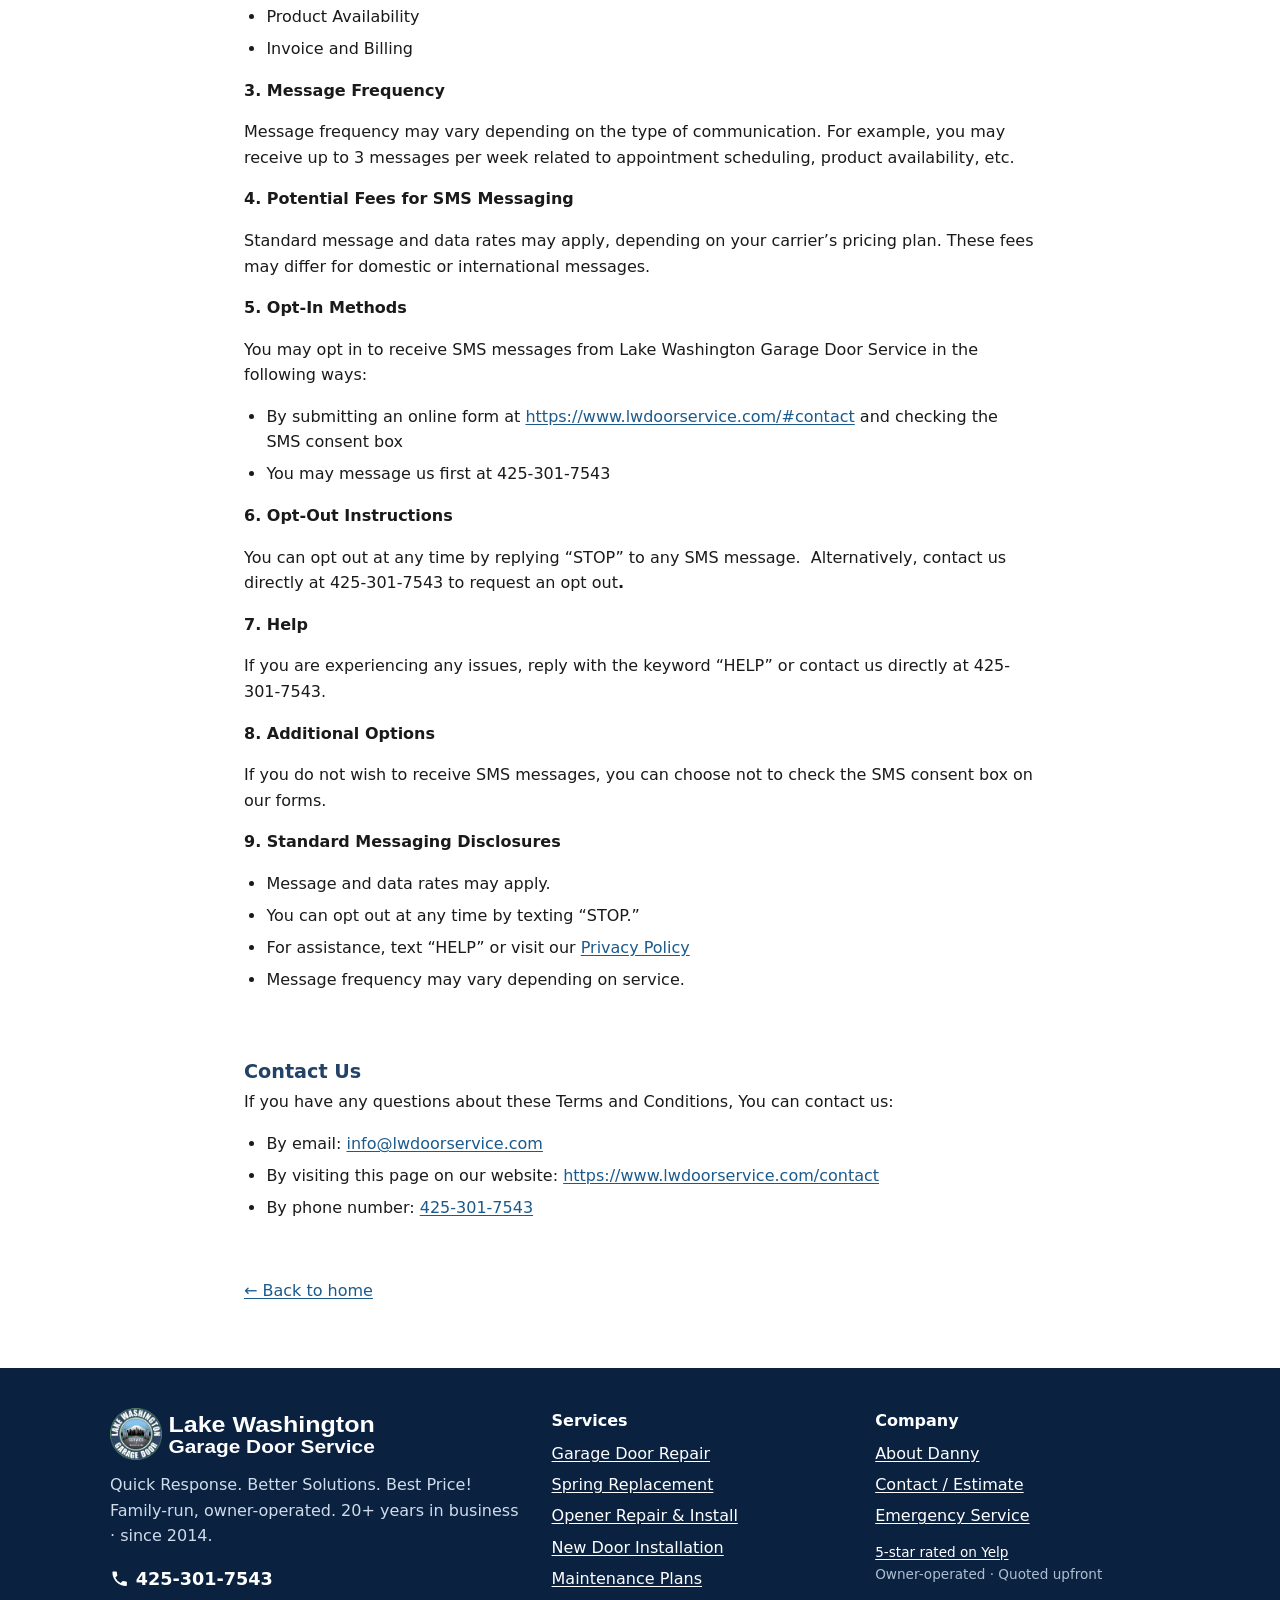
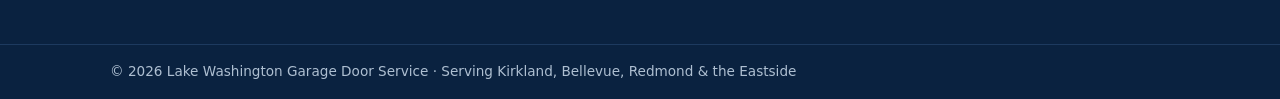
<file: terms.html>
<!DOCTYPE html>
<html lang="en">
<head>
<meta charset="utf-8">
<meta name="viewport" content="width=device-width, initial-scale=1">
<title>Terms of Service | Lake Washington Garage Door Service</title>
<meta name="description" content="Terms of Service for Lake Washington Garage Door Service.">
<meta name="theme-color" content="#224267">
<link rel="icon" href="favicon.ico" sizes="any">
<link rel="icon" href="favicon.png" type="image/png" sizes="64x64">
<link rel="apple-touch-icon" href="apple-touch-icon.png">
<link rel="stylesheet" href="styles.css">
<link rel="stylesheet" href="print.css" media="print">
</head>
<body>
<a class="skip" href="#main">Skip to content</a>
<header class="site-header">
  <div class="header-inner">
    <a class="brand" href="index.html" aria-label="Lake Washington Garage Door Service — home"><img src="logos/logo.svg" alt="Lake Washington Garage Door Service" width="330" height="64"></a>
    <a class="btn btn-emergency header-call" href="tel:+14253017543" aria-label="Call 425-301-7543"><svg class="icon" aria-hidden="true" focusable="false"><use href="icons.svg#phone"/></svg><span class="call-word">Call</span> <span class="call-num">425-301-7543</span></a>
    <button class="nav-toggle" type="button" aria-expanded="false" aria-controls="nav"><span>Menu</span></button>
    <nav class="nav" id="nav" aria-label="Main">
      <ul>
        <li><a href="index.html">Home</a></li>
        <li><a href="index.html#services">Services</a></li>
        <li><a href="index.html#about">About</a></li>
        <li><a href="index.html#contact">Contact</a></li>
      </ul>
    </nav>
  </div>
  <div class="topstrip"><div class="strip-inner"><a class="strip-mail" href="mailto:dannygranfors@lwdoorservice.com"><svg class="icon" aria-hidden="true" focusable="false"><use href="icons.svg#mail"/></svg>dannygranfors@lwdoorservice.com</a><span class="strip-years">20+ years in business · since 2014</span></div></div>
</header>
<main id="main">
<section class="legal">
  <div class="wrap">
    <p><a href="index.html">&larr; Back to home</a></p>
    <h1>Terms of Service</h1>
    <div class="legal-body">
<p>Last updated: August 19, 2025</p><p>Please read these terms and conditions carefully before using Our Service.</p><h3>Interpretation and Definitions</h3><h3>Interpretation</h3><p>The words of which the initial letter is capitalized have meanings defined under the following conditions. The following definitions shall have the same meaning regardless of whether they appear in singular or in plural.</p><h3>Definitions</h3><p>For the purposes of these Terms and Conditions:</p><ul><li><strong>Affiliate</strong> means an entity that controls, is controlled by or is under common control with a party, where &quot;control&quot; means ownership of 50% or more of the shares, equity interest or other securities entitled to vote for election of directors or other managing authority.</li><li><strong>Country</strong> refers to: Washington, United States</li><li><strong>Company </strong>(referred to as either &quot;the Company&quot;, &quot;We&quot;, &quot;Us&quot; or &quot;Our&quot; in this Agreement) refers to Lake Washington Garage Door LLC, 6513 132nd Ave NE Ste 226. Kirkland, WA 98033-8628.</li><li><strong>Device </strong>means any device that can access the Service such as a computer, a cellphone or a digital tablet.</li><li><strong>Service </strong>refers to the Website.</li><li><strong>Terms and Conditions</strong> (also referred as &quot;Terms&quot;) mean these Terms and Conditions that form the entire agreement between You and the Company regarding the use of the Service. This Terms and Conditions agreement has been created with the help of the <a href="https://www.termsfeed.com/terms-conditions-generator/" rel="noopener">Terms and Conditions Generator</a>.</li><li><strong>Third-party Social Media Service </strong>means any services or content (including data, information, products or services) provided by a third-party that may be displayed, included or made available by the Service.</li><li><strong>Website </strong>refers to Lake Washington Garage Door Service, accessible from <a href="https://www.lwdoorservice.com/" rel="noopener">https://www.lwdoorservice.com</a></li><li><strong>You </strong>means the individual accessing or using the Service, or the company, or other legal entity on behalf of which such individual is accessing or using the Service, as applicable.</li></ul><h3>Acknowledgment</h3><p>These are the Terms and Conditions governing the use of this Service and the agreement that operates between You and the Company. These Terms and Conditions set out the rights and obligations of all users regarding the use of the Service.</p><p>Your access to and use of the Service is conditioned on Your acceptance of and compliance with these Terms and Conditions. These Terms and Conditions apply to all visitors, users and others who access or use the Service.</p><p>By accessing or using the Service You agree to be bound by these Terms and Conditions. If You disagree with any part of these Terms and Conditions then You may not access the Service.</p><p>You represent that you are over the age of 18. The Company does not permit those under 18 to use the Service.</p><p>Your access to and use of the Service is also conditioned on Your acceptance of and compliance with the Privacy Policy of the Company. Our Privacy Policy describes Our policies and procedures on the collection, use and disclosure of Your personal information when You use the Application or the Website and tells You about Your privacy rights and how the law protects You. Please read Our Privacy Policy carefully before using Our Service.</p><h3>Links to Other Websites</h3><p>Our Service may contain links to third-party web sites or services that are not owned or controlled by the Company.</p><p>The Company has no control over, and assumes no responsibility for, the content, privacy policies, or practices of any third party web sites or services. You further acknowledge and agree that the Company shall not be responsible or liable, directly or indirectly, for any damage or loss caused or alleged to be caused by or in connection with the use of or reliance on any such content, goods or services available on or through any such web sites or services.</p><p>We strongly advise You to read the terms and conditions and privacy policies of any third-party web sites or services that You visit.</p><h3>Termination</h3><p>We may terminate or suspend Your access immediately, without prior notice or liability, for any reason whatsoever, including without limitation if You breach these Terms and Conditions.</p><p>Upon termination, Your right to use the Service will cease immediately.</p><h3>Limitation of Liability</h3><p>Notwithstanding any damages that You might incur, the entire liability of the Company and any of its suppliers under any provision of this Terms and Your exclusive remedy for all of the foregoing shall be limited to the amount actually paid by You through the Service or 100 USD if You haven&#x27;t purchased anything through the Service.</p><p>To the maximum extent permitted by applicable law, in no event shall the Company or its suppliers be liable for any special, incidental, indirect, or consequential damages whatsoever (including, but not limited to, damages for loss of profits, loss of data or other information, for business interruption, for personal injury, loss of privacy arising out of or in any way related to the use of or inability to use the Service, third-party software and/or third-party hardware used with the Service, or otherwise in connection with any provision of this Terms), even if the Company or any supplier has been advised of the possibility of such damages and even if the remedy fails of its essential purpose.</p><p>Some states do not allow the exclusion of implied warranties or limitation of liability for incidental or consequential damages, which means that some of the above limitations may not apply. In these states, each party&#x27;s liability will be limited to the greatest extent permitted by law.</p><h3>&quot;AS IS&quot; and &quot;AS AVAILABLE&quot; Disclaimer</h3><p>The Service is provided to You &quot;AS IS&quot; and &quot;AS AVAILABLE&quot; and with all faults and defects without warranty of any kind. To the maximum extent permitted under applicable law, the Company, on its own behalf and on behalf of its Affiliates and its and their respective licensors and service providers, expressly disclaims all warranties, whether express, implied, statutory or otherwise, with respect to the Service, including all implied warranties of merchantability, fitness for a particular purpose, title and non-infringement, and warranties that may arise out of course of dealing, course of performance, usage or trade practice. Without limitation to the foregoing, the Company provides no warranty or undertaking, and makes no representation of any kind that the Service will meet Your requirements, achieve any intended results, be compatible or work with any other software, applications, systems or services, operate without interruption, meet any performance or reliability standards or be error free or that any errors or defects can or will be corrected.</p><p>Without limiting the foregoing, neither the Company nor any of the company&#x27;s provider makes any representation or warranty of any kind, express or implied: (i) as to the operation or availability of the Service, or the information, content, and materials or products included thereon; (ii) that the Service will be uninterrupted or error-free; (iii) as to the accuracy, reliability, or currency of any information or content provided through the Service; or (iv) that the Service, its servers, the content, or e-mails sent from or on behalf of the Company are free of viruses, scripts, trojan horses, worms, malware, timebombs or other harmful components.</p><p>Some jurisdictions do not allow the exclusion of certain types of warranties or limitations on applicable statutory rights of a consumer, so some or all of the above exclusions and limitations may not apply to You. But in such a case the exclusions and limitations set forth in this section shall be applied to the greatest extent enforceable under applicable law.</p><h3>Governing Law</h3><p>The laws of the Country, excluding its conflicts of law rules, shall govern this Terms and Your use of the Service. Your use of the Application may also be subject to other local, state, national, or international laws.</p><h3>Disputes Resolution</h3><p>If You have any concern or dispute about the Service, You agree to first try to resolve the dispute informally by contacting the Company.</p><h3>For European Union (EU) Users</h3><p>If You are a European Union consumer, you will benefit from any mandatory provisions of the law of the country in which you are resident in.</p><h3>United States Legal Compliance</h3><p>You represent and warrant that (i) You are not located in a country that is subject to the United States government embargo, or that has been designated by the United States government as a &quot;terrorist supporting&quot; country, and (ii) You are not listed on any United States government list of prohibited or restricted parties.</p><h3>Severability and Waiver</h3><h3>Severability</h3><p>If any provision of these Terms is held to be unenforceable or invalid, such provision will be changed and interpreted to accomplish the objectives of such provision to the greatest extent possible under applicable law and the remaining provisions will continue in full force and effect.</p><h3>Waiver</h3><p>Except as provided herein, the failure to exercise a right or to require performance of an obligation under this Terms shall not effect a party&#x27;s ability to exercise such right or require such performance at any time thereafter nor shall be the waiver of a breach constitute a waiver of any subsequent breach.</p><h3>Translation Interpretation</h3><p>These Terms and Conditions may have been translated if We have made them available to You on our Service. You agree that the original English text shall prevail in the case of a dispute.</p><h3>Changes to These Terms and Conditions</h3><p>We reserve the right, at Our sole discretion, to modify or replace these Terms at any time. If a revision is material We will make reasonable efforts to provide at least 30 days&#x27; notice prior to any new terms taking effect. What constitutes a material change will be determined at Our sole discretion.</p><p>By continuing to access or use Our Service after those revisions become effective, You agree to be bound by the revised terms. If You do not agree to the new terms, in whole or in part, please stop using the website and the Service.</p><h3>SMS Terms and Conditions</h3><p>By opting in to receive SMS messages, you agree to the following:</p><p><strong>1. Consent for SMS Communication</strong></p><p>Phone numbers obtained during the SMS consent process will not be shared with third parties for marketing purposes. This is to ensure that your information is used solely for communication purposes related to our services.</p><p><strong>2. Types of SMS Communications</strong></p><p>By opting in, you may receive SMS messages related to:</p><ul> <li>Appointment Scheduling</li> <li>Customer Care</li> <li>Product Availability</li> <li>Invoice and Billing</li></ul><p><strong>3. Message Frequency</strong></p><p>Message frequency may vary depending on the type of communication. For example, you may receive up to 3 messages per week related to appointment scheduling, product availability, etc.</p><p><strong>4. Potential Fees for SMS Messaging</strong></p><p>Standard message and data rates may apply, depending on your carrier’s pricing plan. These fees may differ for domestic or international messages.</p><p><strong>5. Opt-In Methods</strong></p><p>You may opt in to receive SMS messages from Lake Washington Garage Door Service in the following ways:</p><ul> <li>By submitting an online form at <a href="https://www.lwdoorservice.com/#contact" rel="noopener">https://www.lwdoorservice.com/#contact</a> and checking the SMS consent box   </li> <li>You may message us first at 425-301-7543</li></ul><p><strong>6. Opt-Out Instructions</strong></p><p>You can opt out at any time by replying “STOP” to any SMS message.  Alternatively, contact us directly at 425-301-7543 to request an opt out<strong>​.</strong></p><p><strong>7. Help</strong></p><p>If you are experiencing any issues, reply with the keyword “HELP” or contact us directly at 425-301-7543.</p><p><strong>8. Additional Options</strong></p><p>If you do not wish to receive SMS messages, you can choose not to check the SMS consent box on our forms.</p><p><strong>9. Standard Messaging Disclosures</strong></p><ul> <li>Message and data rates may apply.</li> <li>You can opt out at any time by texting “STOP.”</li> <li>For assistance, text “HELP” or visit our <a href="https://www.lwdoorservice.com/privacy-policy" rel="noopener">Privacy Policy</a> </li> <li>Message frequency may vary depending on service.</li></ul><p>‍</p><h3>Contact Us</h3><p>If you have any questions about these Terms and Conditions, You can contact us:</p><ul><li>By email: <a href="mailto:info@lwdoorservice.com" rel="noopener">info@lwdoorservice.com</a></li><li>By visiting this page on our website: <a href="https://www.lwdoorservice.com/contact" rel="noopener">https://www.lwdoorservice.com/contact</a></li><li>By phone number: <a href="tel:+14253017543" rel="noopener">425-301-7543</a></li></ul><p>‍</p>
    </div>
    <p><a href="index.html">&larr; Back to home</a></p>
  </div>
</section>
</main>
<footer class="site-footer">
  <div class="wrap footer-grid">
    <div>
      <img class="footer-logo" src="logos/logo-light.svg" alt="Lake Washington Garage Door Service" width="330" height="64">
      <p>Quick Response. Better Solutions. Best Price!<br>Family-run, owner-operated. 20+ years in business · since 2014.</p>
      <p><a class="footer-phone" href="tel:+14253017543"><svg class="icon" aria-hidden="true" focusable="false"><use href="icons.svg#phone"/></svg> 425-301-7543</a></p>
    </div>
    <nav aria-label="Services">
      <p class="footer-title">Services</p>
      <ul>
        <li><a href="index.html#svc-repair">Garage Door Repair</a></li>
        <li><a href="index.html#svc-spring">Spring Replacement</a></li>
        <li><a href="index.html#svc-opener">Opener Repair &amp; Install</a></li>
        <li><a href="index.html#svc-install">New Door Installation</a></li>
        <li><a href="index.html#svc-maintenance">Maintenance Plans</a></li>
      </ul>
    </nav>
    <nav aria-label="Company">
      <p class="footer-title">Company</p>
      <ul>
        <li><a href="index.html#about">About Danny</a></li>
        <li><a href="index.html#contact">Contact / Estimate</a></li>
        <li><a href="tel:+14253017543">Emergency Service</a></li>
      </ul>
      <p class="fine"><a href="https://www.yelp.com/biz/lake-washington-garage-door-service-kirkland-2" rel="noopener">5-star rated on Yelp</a><br>Owner-operated · Quoted upfront</p>
    </nav>
  </div>
  <div class="footer-bottom">
    <div class="wrap">© 2026 Lake Washington Garage Door Service · Serving Kirkland, Bellevue, Redmond &amp; the Eastside</div>
  </div>
</footer>
<script src="nav.js" defer></script>
</body>
</html>
</file>
<file: styles.css>
/* Lake Washington Garage Door Service — hand-written, mobile-first, no build step.
   Palette contrast checked against WCAG AA. Tokens first; components below. */

:root {
  --navy: #224267;
  --green: #69c066;
  --blue: #1b5a8c;
  --blue-light: #e8f1f8;
  --red: #c62828;
  --red-dark: #9f1f1f;
  --ink: #1a1a1a;
  --muted: #4d5a66;
  --line: #d9e1e8;
  --bg: #fff;
  --bg-alt: #f4f8fb;
  --radius: 10px;
  --shadow: 0 2px 8px rgb(15 48 87 / .08);
  --shadow-lg: 0 8px 28px rgb(15 48 87 / .14);
  --wrap: 1100px;
  --gap: clamp(1rem, 3vw, 2rem);
}

*, *::before, *::after { box-sizing: border-box; }
* { margin: 0; }
html { scroll-behavior: smooth; scroll-padding-top: 8.5rem; -webkit-text-size-adjust: 100%; }
@media (prefers-reduced-motion: reduce) { html { scroll-behavior: auto; } * { transition: none !important; } }

body {
  font-family: system-ui, -apple-system, "Segoe UI", Roboto, Helvetica, Arial, sans-serif;
  color: var(--ink); background: var(--bg); line-height: 1.6;
  -webkit-font-smoothing: antialiased; text-rendering: optimizeLegibility;
}
img, svg { max-width: 100%; display: block; }
ul, ol { padding: 0; }

.wrap { max-width: var(--wrap); margin: 0 auto; padding: 0 20px; }
a { color: var(--blue); text-underline-offset: .15em; }
a:hover { color: var(--navy); }
:focus-visible { outline: 3px solid #f4b400; outline-offset: 2px; border-radius: 4px; }

h1, h2, h3 { line-height: 1.2; color: var(--navy); font-weight: 800; text-wrap: balance; }
h1 { font-size: clamp(1.9rem, 5vw, 3rem); }
h2 { font-size: clamp(1.5rem, 4vw, 2.1rem); margin-bottom: .5rem; }
h3, .h3 { font-size: 1.2rem; font-weight: 800; color: var(--navy); line-height: 1.2; margin-bottom: .4rem; }
p { margin-bottom: 1rem; }
section { padding: clamp(2.5rem, 6vw, 3.5rem) 0; }
.section-alt { background: var(--bg-alt); }
.center { text-align: center; }
.lead { font-size: 1.15rem; color: var(--muted); max-width: 40rem; }
.center .lead, .cta-band .lead { margin-inline: auto; }
.section-head { margin-bottom: 2rem; }
.fine { font-size: .85rem; color: var(--muted); }
.sr-only { position: absolute; width: 1px; height: 1px; overflow: hidden; clip: rect(0 0 0 0); white-space: nowrap; }
.skip { position: absolute; left: -999px; top: 0; background: var(--navy); color: #fff; padding: .7rem 1rem; z-index: 100; }
.skip:focus { left: 0; }

.icon { width: 1.1em; height: 1.1em; fill: currentColor; flex: none; }
.icon-h { display: inline-block; vertical-align: -.12em; margin-right: .4em; color: var(--blue); }
.icon-lg { width: 2.2rem; height: 2.2rem; color: var(--blue); }
.icon-xl { width: 4rem; height: 4rem; margin-inline: auto; color: #2e7d32; }
.ic-lg { display: block; margin-bottom: .6rem; }

/* Buttons */
.btn {
  display: inline-flex; align-items: center; justify-content: center; gap: .5rem;
  padding: .85rem 1.5rem; border-radius: var(--radius); border: 2px solid transparent;
  font: inherit; font-weight: 700; font-size: 1.05rem; line-height: 1.2; cursor: pointer;
  text-decoration: none; transition: transform .08s, box-shadow .15s, background-color .15s;
}
.btn:hover { transform: translateY(-1px); box-shadow: var(--shadow-lg); }
.btn-emergency { background: var(--red); color: #fff; }
.btn-emergency:hover { background: var(--red-dark); color: #fff; }
.btn-primary { background: var(--blue); color: #fff; }
.btn-primary:hover { background: var(--navy); color: #fff; }
.btn-ghost { background: #fff; color: var(--navy); border-color: var(--line); }
.btn-ghost:hover { border-color: var(--blue); color: var(--blue); }
.btn-lg { padding: 1rem 1.8rem; font-size: 1.15rem; }
.btn-block { width: 100%; }

/* Header */
.site-header { position: sticky; top: 0; z-index: 50; background: #fff; border-bottom: 1px solid var(--line); box-shadow: var(--shadow); }
.header-inner { display: flex; align-items: center; justify-content: space-between; gap: 1rem; padding: .6rem 20px; max-width: var(--wrap); margin: 0 auto; flex-wrap: wrap; }
.brand { display: flex; align-items: center; gap: .6rem; font-weight: 800; color: var(--navy); font-size: 1.02rem; line-height: 1.15; text-decoration: none; }
.brand .mark { width: 38px; height: 38px; flex: none; }
.brand small { display: block; font-size: .72rem; color: var(--muted); font-weight: 600; letter-spacing: .02em; }
.nav { display: flex; align-items: center; gap: 1.3rem; }
.nav ul { display: flex; gap: 1.3rem; list-style: none; }
.nav li a { color: var(--navy); font-weight: 600; text-decoration: none; padding: .3rem 0; border-bottom: 2px solid transparent; }
.nav li a:hover, .nav li a[aria-current="page"] { border-bottom-color: var(--red); }
.header-call { padding: .55rem 1rem; font-size: .98rem; }
.nav-toggle { display: none; }

@media (max-width: 820px) {
  .nav { width: 100%; flex-direction: column; align-items: stretch; gap: .6rem; padding-bottom: .8rem; }
  .nav ul { flex-direction: column; gap: 0; }
  .nav li a { display: block; padding: .7rem 0; border-bottom: 1px solid var(--line); }
  .js .nav-toggle { display: inline-block; background: #fff; border: 2px solid var(--line); border-radius: 8px; padding: .5rem .9rem; font: inherit; font-weight: 700; color: var(--navy); cursor: pointer; }
  .js .nav { display: none; }
  .js .nav.open { display: flex; }
}

/* Hero */
.hero { background: linear-gradient(160deg, var(--blue-light), #fff 70%); }
.hero-grid { display: grid; gap: var(--gap); align-items: center; }
@media (min-width: 860px) { .hero-grid { grid-template-columns: 1.4fr 1fr; } }
.eyebrow { color: var(--blue); font-weight: 700; text-transform: uppercase; letter-spacing: .06em; font-size: .85rem; margin-bottom: .5rem; }
.hero h1 span { display: block; color: var(--red); }
.hero .lead { margin: 1rem 0 1.5rem; }
.hero-cta { display: flex; flex-wrap: wrap; gap: .8rem; }
.hero-note { margin-top: 1.2rem; font-size: .92rem; color: var(--muted); }
.hero-card { background: #fff; border: 1px solid var(--line); border-radius: var(--radius); padding: 1.4rem; box-shadow: var(--shadow-lg); }
.hero-card p { margin-bottom: .5rem; }
.hero-card .btn { margin-top: .6rem; }
.checks, .ticks { list-style: none; }
.checks li, .ticks li { position: relative; padding-left: 1.7rem; margin-bottom: .45rem; }
.checks li::before, .ticks li::before { content: ""; position: absolute; left: 0; top: .4em; width: 1em; height: 1em; background: #2e7d32; -webkit-mask: url("data:image/svg+xml,%3Csvg xmlns='http://www.w3.org/2000/svg' viewBox='0 0 24 24'%3E%3Cpath d='M9 16.2 4.8 12l-1.4 1.4L9 19 21 7l-1.4-1.4z'/%3E%3C/svg%3E") center/contain no-repeat; mask: url("data:image/svg+xml,%3Csvg xmlns='http://www.w3.org/2000/svg' viewBox='0 0 24 24'%3E%3Cpath d='M9 16.2 4.8 12l-1.4 1.4L9 19 21 7l-1.4-1.4z'/%3E%3C/svg%3E") center/contain no-repeat; }

/* Trust strip */
.trust { background: var(--navy); color: #fff; }
.trust-inner { list-style: none; display: flex; flex-wrap: wrap; justify-content: center; gap: .6rem 2rem; padding-block: .9rem; font-weight: 600; font-size: .95rem; }
.trust-inner li { display: inline-flex; align-items: center; gap: .4rem; }
.trust .icon { color: #ffd54f; }

/* Grids & cards */
.plain { list-style: none; }
.grid { display: grid; gap: 1.2rem; }
@media (min-width: 640px) { .grid-3 { grid-template-columns: repeat(2, 1fr); } }
@media (min-width: 960px) { .grid-3 { grid-template-columns: repeat(3, 1fr); } }
.card { background: #fff; border: 1px solid var(--line); border-radius: var(--radius); padding: 1.4rem; box-shadow: var(--shadow); }
.card p { color: var(--muted); }
.card .more { font-weight: 700; text-decoration: none; }
.card .more:hover { text-decoration: underline; }
.stack { margin-bottom: 1rem; }
.big-phone { font-size: 1.6rem; font-weight: 800; margin: .2rem 0 .6rem; }
.split { display: grid; gap: var(--gap); }
@media (min-width: 860px) { .split { grid-template-columns: 1.3fr 1fr; align-items: start; } }

.cta-band { background: var(--navy); color: #fff; text-align: center; }
.cta-band h2 { color: #fff; }
.cta-band .lead { color: #dbe7f3; margin-bottom: 1.4rem; }

.area-list { list-style: none; display: flex; flex-wrap: wrap; gap: .5rem; margin-top: 1rem; }
.area-list.center { justify-content: center; }
.area-list li { background: var(--blue-light); color: var(--navy); border-radius: 999px; padding: .3rem .85rem; font-weight: 600; font-size: .92rem; }

/* Inner pages */
.page-head { background: var(--bg-alt); border-bottom: 1px solid var(--line); padding: 2rem 0; }
.breadcrumb { font-size: .9rem; color: var(--muted); margin-bottom: .6rem; }
.svc-block { padding: 2rem 0; border-bottom: 1px solid var(--line); }
.svc-block:first-child { padding-top: 0; }
.svc-block:last-child { border-bottom: 0; }
.svc-block .card { background: var(--bg-alt); }
.svc-block .card .btn { margin-top: .4rem; }
.thanks { padding-block: 5rem; }
.thanks p { margin-top: 1rem; }

/* Form */
.form-card { background: #fff; border: 1px solid var(--line); border-radius: var(--radius); padding: 1.4rem; box-shadow: var(--shadow-lg); }
.field { margin-bottom: 1rem; }
.field label { display: block; font-weight: 700; margin-bottom: .3rem; color: var(--navy); }
.field input, .field select, .field textarea { width: 100%; padding: .75rem .85rem; border: 2px solid var(--line); border-radius: 8px; font: inherit; font-size: 1rem; background: #fff; color: var(--ink); }
.field input:focus, .field select:focus, .field textarea:focus { border-color: var(--blue); outline: none; box-shadow: 0 0 0 3px rgb(27 90 140 / .25); }
.field input:user-invalid { border-color: var(--red); }
.hp { position: absolute; left: -9999px; }
.form-card .fine { margin: .8rem 0 0; text-align: center; }

/* Footer */
.site-footer { background: #0a2240; color: #cfdceb; padding-top: 2.5rem; }
.site-footer a { color: #fff; }
.footer-grid { display: grid; gap: 1.8rem; }
@media (min-width: 760px) { .footer-grid { grid-template-columns: 1.4fr 1fr 1fr; } }
.footer-title { color: #fff; font-weight: 800; margin-bottom: .5rem; }
.site-footer ul { list-style: none; }
.site-footer li { margin-bottom: .35rem; }
.site-footer .fine { color: #aebfd1; margin-top: .8rem; }
.footer-phone { display: inline-flex; align-items: center; gap: .4rem; font-weight: 800; font-size: 1.1rem; text-decoration: none; }
.footer-bottom { border-top: 1px solid #1d3a5f; margin-top: 2rem; padding: 1rem 0; font-size: .85rem; color: #aebfd1; }
.split > *, .grid > *, .hero-grid > * { min-width: 0; }

/* ---------- Reviews (sample content during design stage) ---------- */
.review { background: #fff; border: 1px solid var(--line); border-radius: var(--radius); padding: 1.4rem; box-shadow: var(--shadow); }
.review .stars { color: #b26a00; letter-spacing: .1em; font-size: 1.2rem; margin: 0 0 .4rem; }
.review blockquote { margin: 0; }
.review blockquote p { font-style: italic; margin: 0 0 .8rem; }
.review .who { font-weight: 700; color: var(--navy); font-size: .92rem; margin: 0; }

/* ---- v2 ---- */
html { overflow-x: hidden; }
body { overflow-x: hidden; }
.site-header { position: -webkit-sticky; position: sticky; top: 0; z-index: 1000; }
.brand img { height: 44px; width: auto; max-width: 100%; }
.header-inner { flex-wrap: nowrap; gap: .5rem; padding-block: .4rem; }
.header-call { padding: .55rem .9rem; min-height: 44px; white-space: nowrap; margin-left: auto; }
.call-word { display: inline; margin-right: .3em; }
.nav-toggle { min-height: 44px; min-width: 44px; }
.nav li a { min-height: 44px; display: inline-flex; align-items: center; }
.topstrip { background: var(--navy); color: #fff; font-size: .88rem; }
.strip-inner { max-width: var(--wrap); margin: 0 auto; padding: 0 20px; display: flex; justify-content: space-between; align-items: center; gap: .5rem 1rem; flex-wrap: wrap; }
.strip-mail { color: #fff; display: inline-flex; align-items: center; gap: .4rem; min-height: 44px; font-weight: 700; text-decoration: none; overflow-wrap: anywhere; }
.strip-mail:hover { color: #fff; text-decoration: underline; }
.strip-years { color: #dbe7f3; }
.footer-logo { height: 52px; width: auto; margin-bottom: .8rem; }
.site-footer a, .trust a { min-height: 24px; }
.trust a { color: #fff; }
.grid-2 { grid-template-columns: 1fr; }
@media (min-width: 700px) { .grid-2 { grid-template-columns: repeat(2, 1fr); } }
.yelp-badge { display: inline-flex; align-items: center; gap: .8rem; background: #fff; border: 2px solid var(--line); border-radius: var(--radius); padding: .7rem 1.1rem; text-decoration: none; color: var(--navy); min-height: 44px; box-shadow: var(--shadow); text-align: left; }
.yelp-badge:hover { border-color: #d32323; color: var(--navy); }
.yelp-badge .stars { color: #b26a00; font-size: 1.5rem; letter-spacing: .08em; }
.yelp-badge small { display: block; color: var(--blue); font-weight: 600; }
.review .src { font-size: .8rem; color: var(--muted); margin: .5rem 0 0; }
.section-head .yelp-badge { margin-top: .8rem; }
.btn, .nav li a, .more { min-height: 44px; }
.more { display: inline-flex; align-items: center; }
@media (max-width: 820px) {
  html { scroll-padding-top: 9.5rem; }
  .brand img { height: 38px; }
  .header-inner { padding-inline: 12px; }
  .strip-inner { padding: 0 12px; }
  .strip-years { display: none; }
  .header-call .call-num { display: none; }
  .header-call .call-word { display: inline; margin-right: 0; }
  .header-call { padding: .5rem .8rem; }
  .nav { order: 5; flex-basis: 100%; }
  .header-inner { flex-wrap: wrap; }
  .js .nav { display: none; }
  .nav.open { max-height: calc(100vh - 8rem); overflow-y: auto; }
  .hero-cta .btn { width: 100%; }
  .btn-lg { font-size: 1.05rem; padding: .9rem 1.1rem; text-align: center; }
}
@media (max-width: 380px) { .brand img { height: 32px; } .header-call { padding: .5rem .6rem; } }
.brand { flex: 0 1 auto; min-width: 0; }
.nav { order: 2; margin-left: auto; }
.header-call { order: 3; margin-left: .5rem; }
.nav-toggle { order: 3; }
@media (max-width: 820px) {
  .header-call { order: 2; margin-left: auto; }
  .nav-toggle { order: 3; }
  .nav { order: 5; margin-left: 0; }
}

/* v3: Yelp card, BBB badge, trust links */
.trust-links { display: flex; flex-wrap: wrap; gap: .8rem; justify-content: center; margin: .8rem 0 0; }
.section-head .trust-links .yelp-badge { margin-top: 0; }
.bbb-badge { display: inline-flex; align-items: center; gap: .8rem; background: #fff; border: 2px solid var(--line); border-radius: var(--radius); padding: .7rem 1.1rem; text-decoration: none; color: var(--navy); min-height: 44px; box-shadow: var(--shadow); text-align: left; }
.bbb-badge:hover { border-color: var(--navy); }
.bbb-badge small { display: block; color: var(--blue); font-weight: 600; }
.bbb-grade { background: var(--navy); color: #fff; font-weight: 800; font-size: 1.3rem; border-radius: 8px; padding: .25rem .6rem; }
.yelp-card { max-width: 860px; margin: 0 auto; background: #fff; border: 1px solid var(--line); border-radius: var(--radius); box-shadow: var(--shadow); padding: 1.5rem; }
.yc-main { display: flex; gap: 1.2rem; align-items: center; }
.yc-badge { width: 88px; height: 88px; flex: none; border-radius: 50%; }
.yc-name { margin: 0 0 .4rem; font-size: 1.5rem; line-height: 1.2; color: var(--navy); }
.yc-rating { display: flex; align-items: center; gap: .5rem; margin: 0 0 .3rem; flex-wrap: wrap; }
.yc-stars { display: inline-flex; gap: 3px; }
.ystar { width: 26px; height: 26px; padding: 3px; background: #d32323; color: #fff; border-radius: 4px; box-sizing: border-box; }
.yc-meta, .yc-hours { margin: .2rem 0; display: flex; gap: .5rem; align-items: center; flex-wrap: wrap; }
.yc-claimed { display: inline-flex; align-items: center; gap: .3rem; color: var(--blue); font-weight: 600; }
.yc-check, .yc-shield { width: 20px; height: 20px; color: #1d63c4; flex: none; }
.yc-shield { width: 34px; height: 34px; }
.yc-open, .yc-good { color: #1a7a45; font-weight: 700; }
.yc-hours small { color: var(--muted); }
.yc-facts { list-style: none; padding: 0; margin: 1.2rem 0; display: grid; grid-template-columns: 2fr 1fr 1fr; gap: 1rem; border-top: 1px solid var(--line); padding-top: 1rem; }
.yc-facts li { display: flex; gap: .6rem; align-items: center; }
.yc-facts small { display: block; color: var(--muted); }
.yc-facts strong { display: block; }
.yc-link { display: inline-flex; }
@media (max-width: 640px) { .yc-main { flex-direction: column; align-items: flex-start; } .yc-facts { grid-template-columns: 1fr; } .yc-name { font-size: 1.25rem; } .yc-link { width: 100%; justify-content: center; } }

/* v3 feedback pass: colorful service icons, estimate band, FAQ, before/after, map */
.grid.plain > .card .ic-lg { width: 3.4rem; height: 3.4rem; border-radius: 14px; display: grid; place-items: center; background: var(--tint, #e8f0f8); }
.grid.plain > .card .ic-lg .icon-lg { color: var(--ic, var(--blue)); }
.grid.plain > .card:nth-child(1) { --ic: #c62828; --tint: #fdeaea; }
.grid.plain > .card:nth-child(2) { --ic: #b45309; --tint: #fdf0dc; }
.grid.plain > .card:nth-child(3) { --ic: #1b5a8c; --tint: #e3eef8; }
.grid.plain > .card:nth-child(4) { --ic: #2e7d32; --tint: #e6f3e7; }
.grid.plain > .card:nth-child(5) { --ic: #6a3fa0; --tint: #efe8f8; }
.grid.plain > .card:nth-child(6) { --ic: #00796b; --tint: #dff3f0; }
.estimate-band { background: var(--bg-alt, #eff2f8); border-block: 1px solid var(--line); text-align: center; }
.estimate-band .lead { margin-inline: auto; }
.btn-estimate, .btn-estimate:hover, .btn-estimate:focus { background: var(--red); color: #fff; }
.btn-estimate:hover { background: var(--red-dark); }
.faq { max-width: 52rem; margin: 0 auto; }
.faq details { background: #fff; border: 1px solid var(--line); border-radius: var(--radius); margin-bottom: .6rem; box-shadow: var(--shadow); }
.faq summary { cursor: pointer; font-weight: 700; padding: .9rem 1.1rem; min-height: 44px; display: flex; align-items: center; color: var(--navy); }
.faq details[open] summary { border-bottom: 1px solid var(--line); }
.faq details p { margin: 0; padding: .9rem 1.1rem; color: var(--muted); }
.draft-tag { display: inline-block; background: #fff3cd; color: #5c4400; border: 1px solid #e6c65c; border-radius: 4px; padding: 0 .4rem; font-weight: 700; font-size: .8rem; }
.ba { position: relative; max-width: 56rem; margin: 0 auto; aspect-ratio: 1200 / 650; overflow: hidden; border-radius: var(--radius); border: 1px solid var(--line); box-shadow: var(--shadow); --pos: 50%; }
.ba img { position: absolute; inset: 0; width: 100%; height: 100%; object-fit: cover; }
.ba-before { clip-path: inset(0 calc(100% - var(--pos)) 0 0); }
.ba-handle { position: absolute; top: 0; bottom: 0; left: var(--pos); width: 4px; margin-left: -2px; background: #fff; box-shadow: 0 0 0 1px rgba(0,0,0,.35); pointer-events: none; }
.ba-handle::after { content: "\2194"; position: absolute; top: 50%; left: 50%; transform: translate(-50%, -50%); width: 44px; height: 44px; border-radius: 50%; background: #fff; color: var(--navy); display: grid; place-items: center; font-weight: 800; box-shadow: 0 1px 6px rgba(0,0,0,.4); }
.ba-range { position: absolute; inset: 0; width: 100%; height: 100%; opacity: 0; cursor: ew-resize; margin: 0; }
.ba:focus-within { outline: 3px solid var(--blue); outline-offset: 2px; }
.ba-tag { position: absolute; top: .6rem; background: rgba(15,48,87,.85); color: #fff; font-weight: 700; font-size: .8rem; padding: .15rem .55rem; border-radius: 4px; pointer-events: none; }
.ba-tag-l { left: .6rem; } .ba-tag-r { right: .6rem; }
.map-block { margin-top: 1rem; border-radius: var(--radius); overflow: hidden; border: 1px solid var(--line); }
.map-block iframe { display: block; width: 100%; height: 260px; border: 0; }
@media (max-width: 820px) { .brand img { height: 44px; } }

/* v4: service photos, area map, stats, motion */
.svc-photo { margin: 0; border-radius: var(--radius); overflow: hidden; border: 1px solid var(--line); box-shadow: var(--shadow); }
.svc-photo img { display: block; width: 100%; height: auto; aspect-ratio: 3 / 2; object-fit: cover; }
.area-map { margin: 1rem 0 0; }
.area-map img { display: block; width: 100%; max-width: 452px; height: auto; border-radius: var(--radius); border: 1px solid var(--line); }
.area-map figcaption { margin-top: .4rem; }
.area-maps { margin-top: 1rem; }
.area-maps .area-map { margin: 0; }
.area-maps .area-map img { max-width: 452px; }
.stats { background: var(--blue-light); border-bottom: 1px solid var(--line); }
.stats-inner { list-style: none; margin: 0 auto; padding: 1.2rem 0; display: grid; grid-template-columns: repeat(3, 1fr); gap: 1rem; text-align: center; }
.stats .num { display: block; font-size: 2rem; font-weight: 800; color: var(--blue); line-height: 1.1; }
.stats .lbl { display: block; font-size: .9rem; color: var(--muted); }
.hero { position: relative; overflow: hidden; }
.door-lift { position: absolute; inset: 0; display: grid; grid-template-rows: repeat(4, 1fr); pointer-events: none; z-index: 3; }
.door-lift i { background: #fff; border-bottom: 2px solid var(--line); transform: translateY(0); animation: door-up .9s ease-in forwards; }
.door-lift i:nth-child(1) { animation-delay: .5s; } .door-lift i:nth-child(2) { animation-delay: .35s; } .door-lift i:nth-child(3) { animation-delay: .2s; } .door-lift i:nth-child(4) { animation-delay: .05s; }
@keyframes door-up { to { transform: translateY(-110%); opacity: 0; } }
.door-lift { animation: door-gone 0s 1.6s forwards; }
@keyframes door-gone { to { visibility: hidden; } }
html.js .rv { opacity: 0; transform: translateY(18px); transition: opacity .6s ease, transform .6s ease; }
html.js .rv.in { opacity: 1; transform: none; }
@media (prefers-reduced-motion: reduce) { .door-lift { display: none; } html.js .rv { opacity: 1; transform: none; transition: none; } }

/* v5 */
.hero-photo { display: block; width: 100%; height: auto; aspect-ratio: 10 / 7; object-fit: cover; border-radius: calc(var(--radius) - 4px); margin: 0 0 1rem; }
.awards-h { text-align: center; margin: 0 0 1.2rem; }
.awards-grid { list-style: none; margin: 0 auto; padding: 0; max-width: 64rem; display: grid; grid-template-columns: repeat(auto-fit, minmax(7.5rem, 1fr)); gap: .7rem; }
.awards-grid li { display: flex; align-items: center; justify-content: center; background: #fff; border: 1px solid var(--line); border-radius: var(--radius); padding: .8rem; min-height: 7.5rem; }
.awards-grid img { display: block; max-width: 100%; max-height: 6rem; width: auto; height: auto; }
.awards { display: block; width: 100%; max-width: 64rem; height: auto; margin: 0 auto 1rem; border-radius: var(--radius); }
@media (min-width: 640px) { .reviews > li:last-child:nth-child(odd) { grid-column: 1 / -1; justify-self: center; max-width: calc(50% - .5rem); } }

.owner-figure { margin: 0 0 1rem; text-align: center; }
.owner-photo { display: block; margin: 0 auto; width: 200px; height: 200px; border-radius: 50%; object-fit: cover; border: 3px solid var(--line); box-shadow: var(--shadow); }


/* one-page (design-one): mobile-first single page */
html { scroll-padding-top: 5.2rem; }
.topstrip { display: none; }
section { padding: clamp(2rem, 5vw, 3.2rem) 0; }
.svc-list { max-width: 52rem; margin: 0 auto; display: grid; gap: .6rem; }
.svc { background: #fff; border: 1px solid var(--line); border-radius: var(--radius); box-shadow: var(--shadow); overflow: hidden; }
.svc summary { list-style: none; cursor: pointer; display: flex; align-items: center; gap: .9rem; padding: .8rem 1rem; min-height: 64px; }
.svc summary::-webkit-details-marker { display: none; }
.svc summary::after { content: "+"; margin-left: auto; font-size: 1.6rem; font-weight: 700; color: var(--navy); line-height: 1; }
.svc[open] summary::after { content: "\2212"; }
.svc-ic { width: 3rem; height: 3rem; flex: none; border-radius: 12px; display: grid; place-items: center; background: var(--tint); }
.svc-ic .icon-lg { width: 1.7rem; height: 1.7rem; color: var(--ic); }
.svc-t { font-weight: 800; color: var(--navy); font-size: 1.08rem; line-height: 1.25; }
.svc-body { padding: 0 1rem 1rem; }
.svc-body img { width: 100%; height: auto; aspect-ratio: 3 / 2; object-fit: cover; border-radius: 8px; margin-bottom: .8rem; }
.svc-body p { color: var(--muted); }
.about-one { display: grid; gap: 1.2rem; max-width: 52rem; }
@media (min-width: 760px) { .about-one { grid-template-columns: 220px 1fr; align-items: start; } }
.steps { list-style: none; margin-top: 1.2rem; display: grid; gap: .6rem; }
.steps li { background: #fff; border: 1px solid var(--line); border-radius: var(--radius); padding: .8rem 1rem; }
.contact-one { max-width: 40rem; }
.contact-one .form-card { margin-bottom: 1rem; }
.contact-one .reach { margin-top: 1rem; }
.contact-one .reach p { margin-bottom: .4rem; overflow-wrap: anywhere; }
.form-done { margin-bottom: 1rem; }
.form-done[hidden] { display: none; }
.field input, .field select, .field textarea { font-size: 16px; min-height: 48px; }
.callbar { display: none; }
@media (max-width: 820px) {
  body { padding-bottom: 4.6rem; }
  .callbar { position: fixed; z-index: 900; left: 0; right: 0; bottom: 0; display: grid; grid-template-columns: 1fr 1fr; gap: .5rem; padding: .5rem .6rem calc(.5rem + env(safe-area-inset-bottom)); background: #fff; border-top: 1px solid var(--line); box-shadow: 0 -4px 16px rgb(15 48 87 / .14); }
  .callbar .btn { min-height: 48px; padding: .6rem .5rem; font-size: 1rem; }
  .stats .num { font-size: 1.6rem; }
  .hero-card { padding: 1rem; }
  .map-block iframe { height: 220px; }
}
@media print { .callbar { display: none; } }
@media (max-width: 480px) {
  .brand img { height: 34px; }
  .header-inner { flex-wrap: nowrap; gap: .4rem; }
  .header-call { margin-left: auto; padding: .5rem .7rem; }
  .nav-toggle { padding: .5rem .7rem; }
  .nav { position: absolute; left: 0; right: 0; top: 100%; background: #fff; padding: 0 12px .8rem; border-bottom: 1px solid var(--line); box-shadow: var(--shadow); }
}

/* SMS consent + legal pages (ACT-00805) */
.field.consent { margin: .2rem 0 1rem; }
.field .check { display: flex; align-items: center; gap: .65rem; margin: 0; font-weight: 600; color: var(--ink); cursor: pointer; min-height: 44px; padding: .4rem 0; }
.field .check input[type="checkbox"] { flex: 0 0 auto; width: 1.4rem; height: 1.4rem; margin: 0; padding: 0; accent-color: var(--blue); cursor: pointer; }
.sms-disclosure { margin-top: .8rem; font-size: .78rem; line-height: 1.5; }
.legal { padding: 2rem 0 3rem; }
.legal .wrap { max-width: 52rem; }
.legal h1 { margin: .6rem 0 1.2rem; }
.legal-body h3 { margin-top: 1.6rem; }
.legal-body p, .legal-body ul, .legal-body ol { margin: 0 0 1rem; }
.legal-body ul, .legal-body ol { padding-left: 1.4rem; }
.legal-body li { margin-bottom: .4rem; overflow-wrap: anywhere; }
.legal-src { margin: 1.5rem 0 1rem; }
.footer-bottom a { color: inherit; }

/* Recent jobs gallery */
.job-grid { list-style: none; margin: 1.2rem auto 0; padding: 0; max-width: 64rem; display: grid; grid-template-columns: repeat(auto-fill, minmax(min(100%, 16rem), 1fr)); gap: .7rem; }
.job-grid figure { margin: 0; position: relative; border-radius: var(--radius); overflow: hidden; border: 1px solid var(--line); box-shadow: var(--shadow); background: #fff; }
.job-grid img { display: block; width: 100%; height: 15rem; object-fit: cover; }
.job-grid figcaption { position: absolute; left: .5rem; bottom: .5rem; background: rgba(15,48,87,.85); color: #fff; font-weight: 700; font-size: .8rem; padding: .15rem .55rem; border-radius: 4px; }
#gallery .lead { margin-left: auto; margin-right: auto; }
</file>
<file: print.css>
.site-header, .nav, .cta-band, .trust, .form-card, .skip, .btn, .site-footer nav { display: none !important; }
body { color: #000; background: #fff; font-size: 11pt; }
a { color: #000; text-decoration: none; }
a[href^="tel:"]::after, a[href^="mailto:"]::after { content: " (" attr(href) ")"; font-size: .85em; }
section { padding: 1rem 0; }
.card, .hero-card { box-shadow: none; border: 1px solid #999; break-inside: avoid; }
</file>
